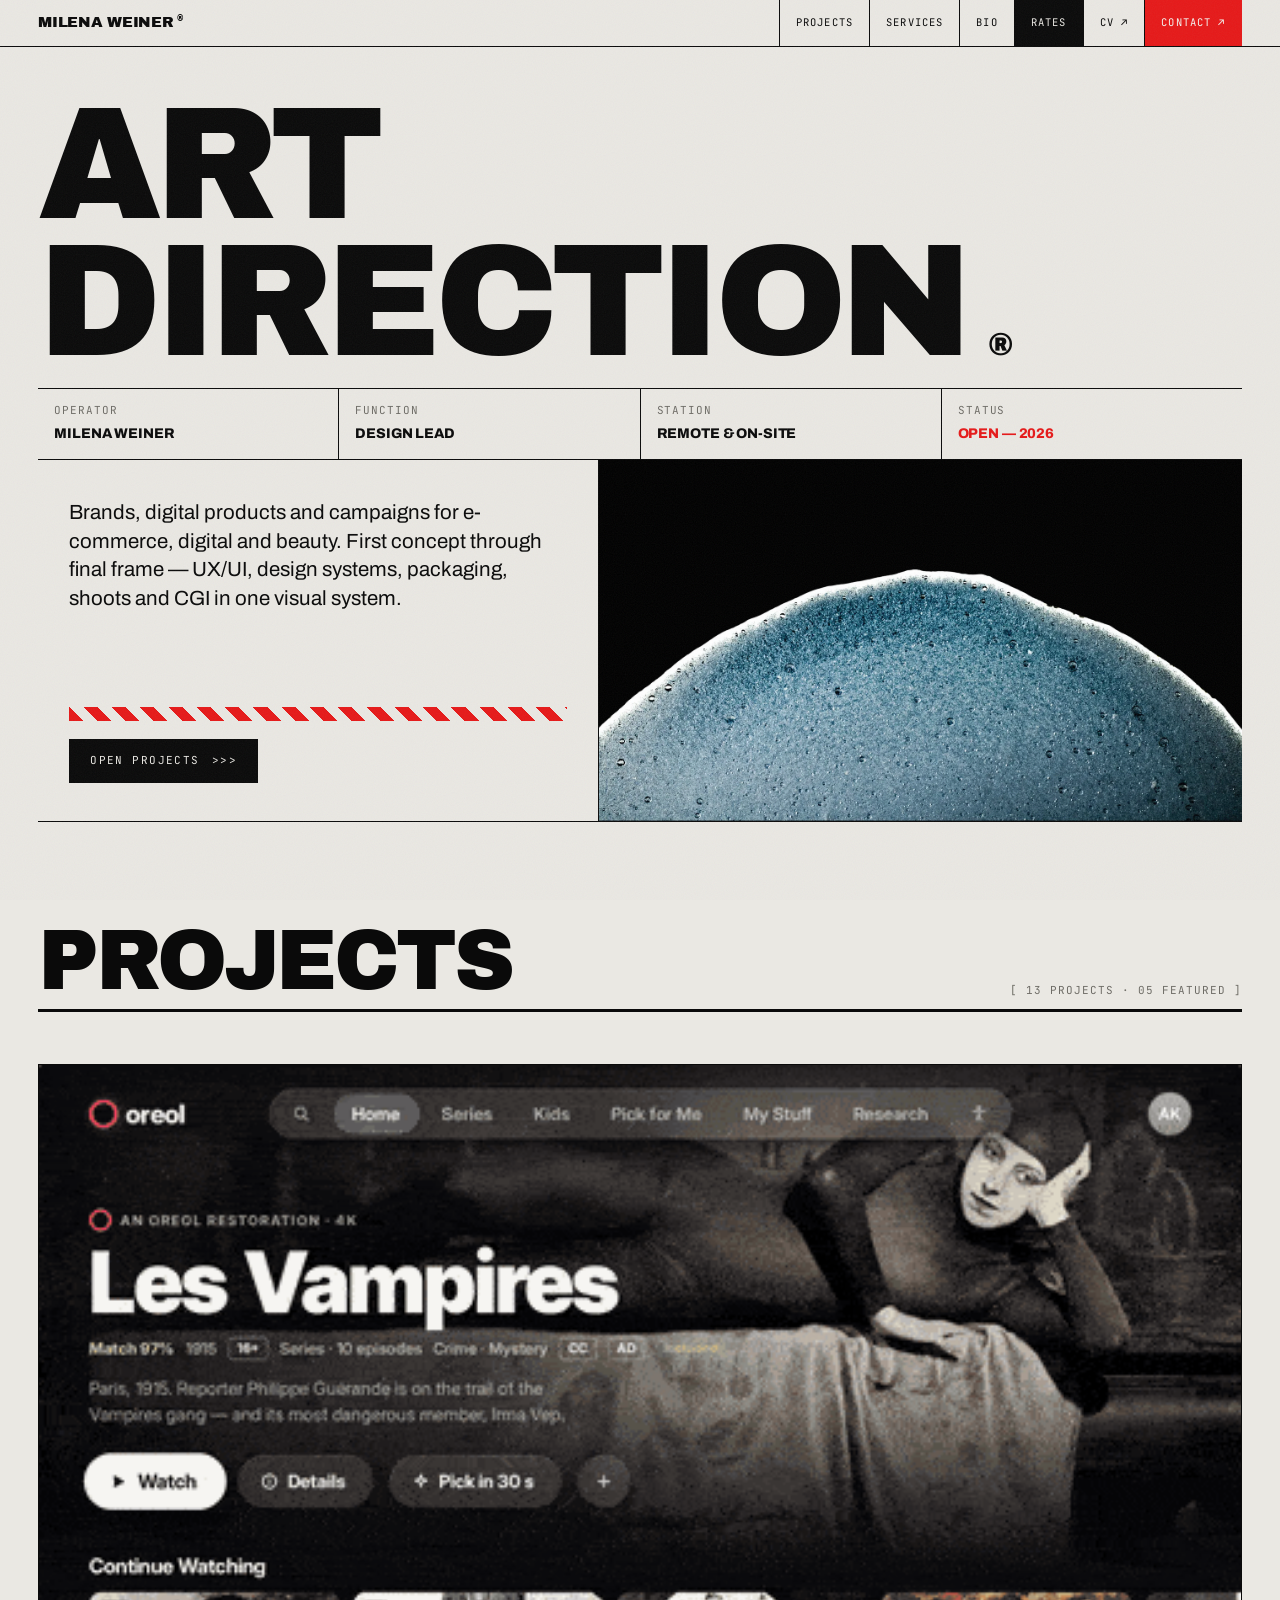
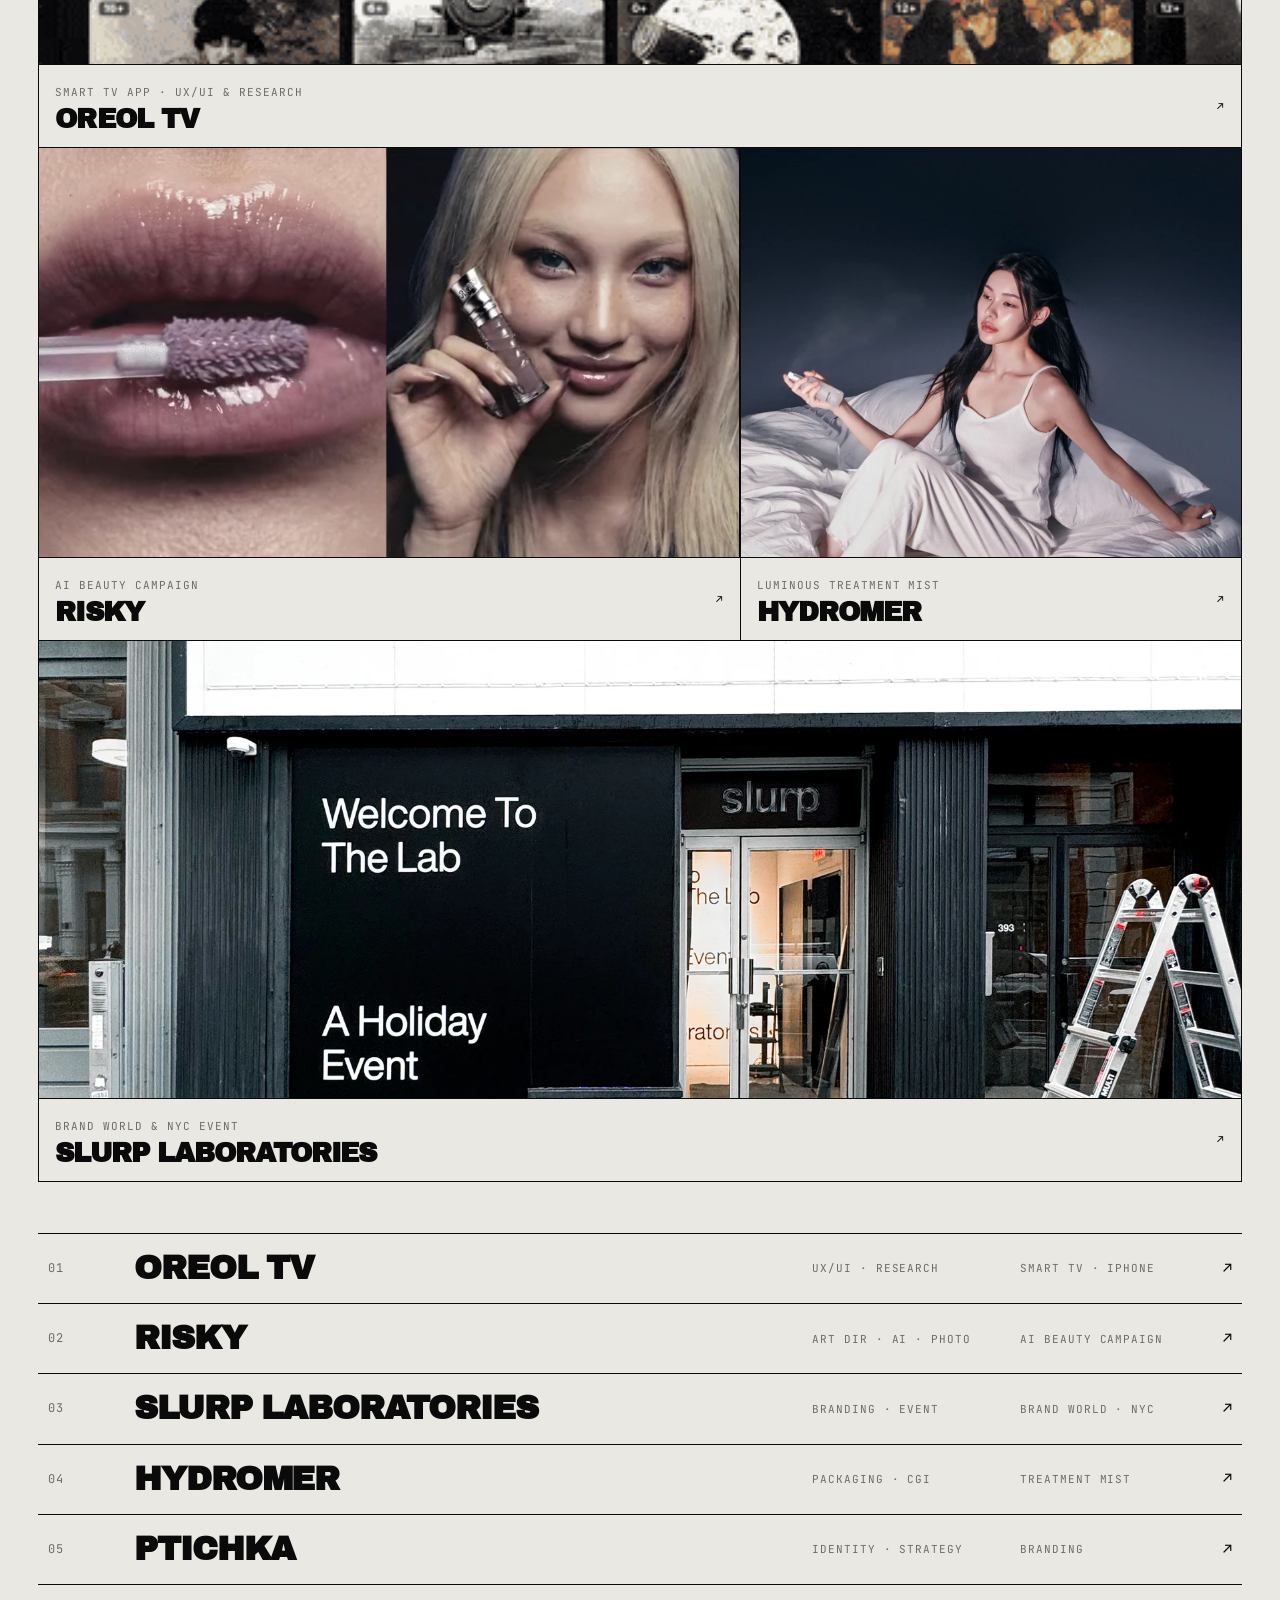
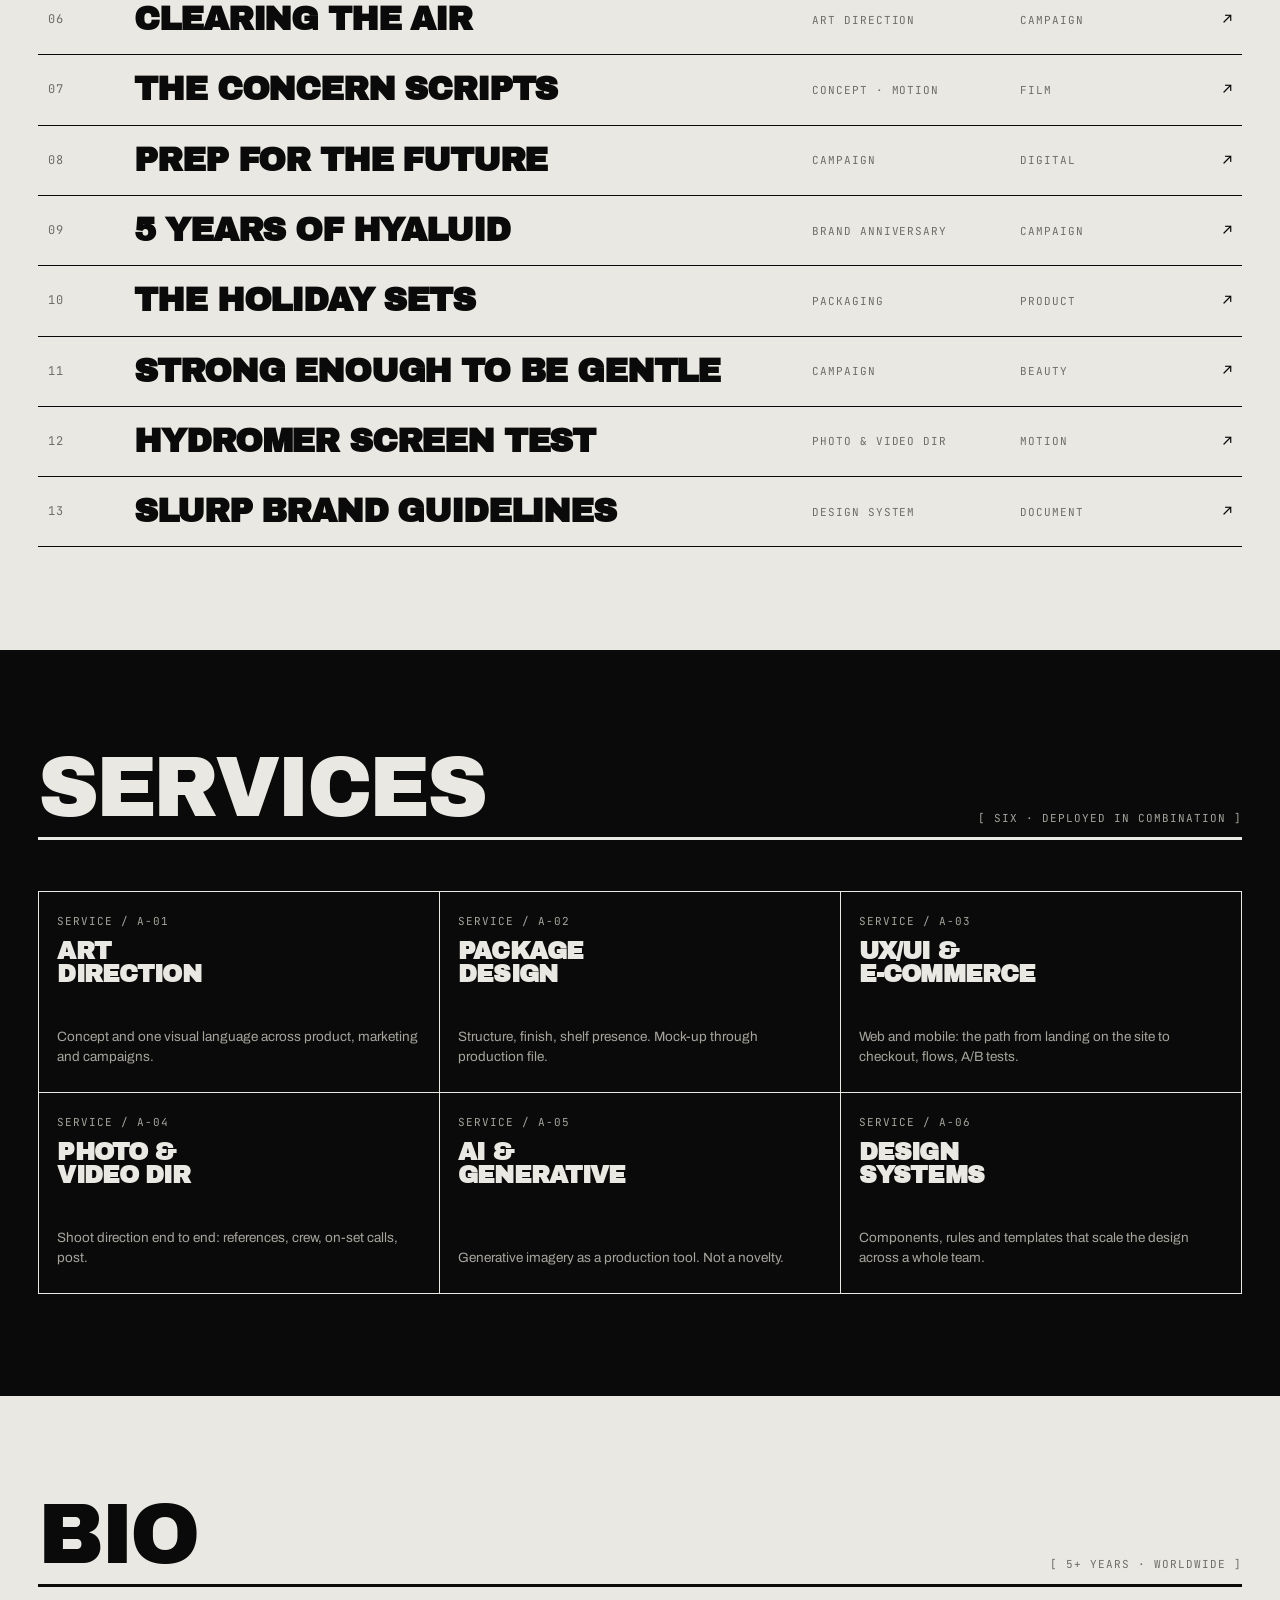
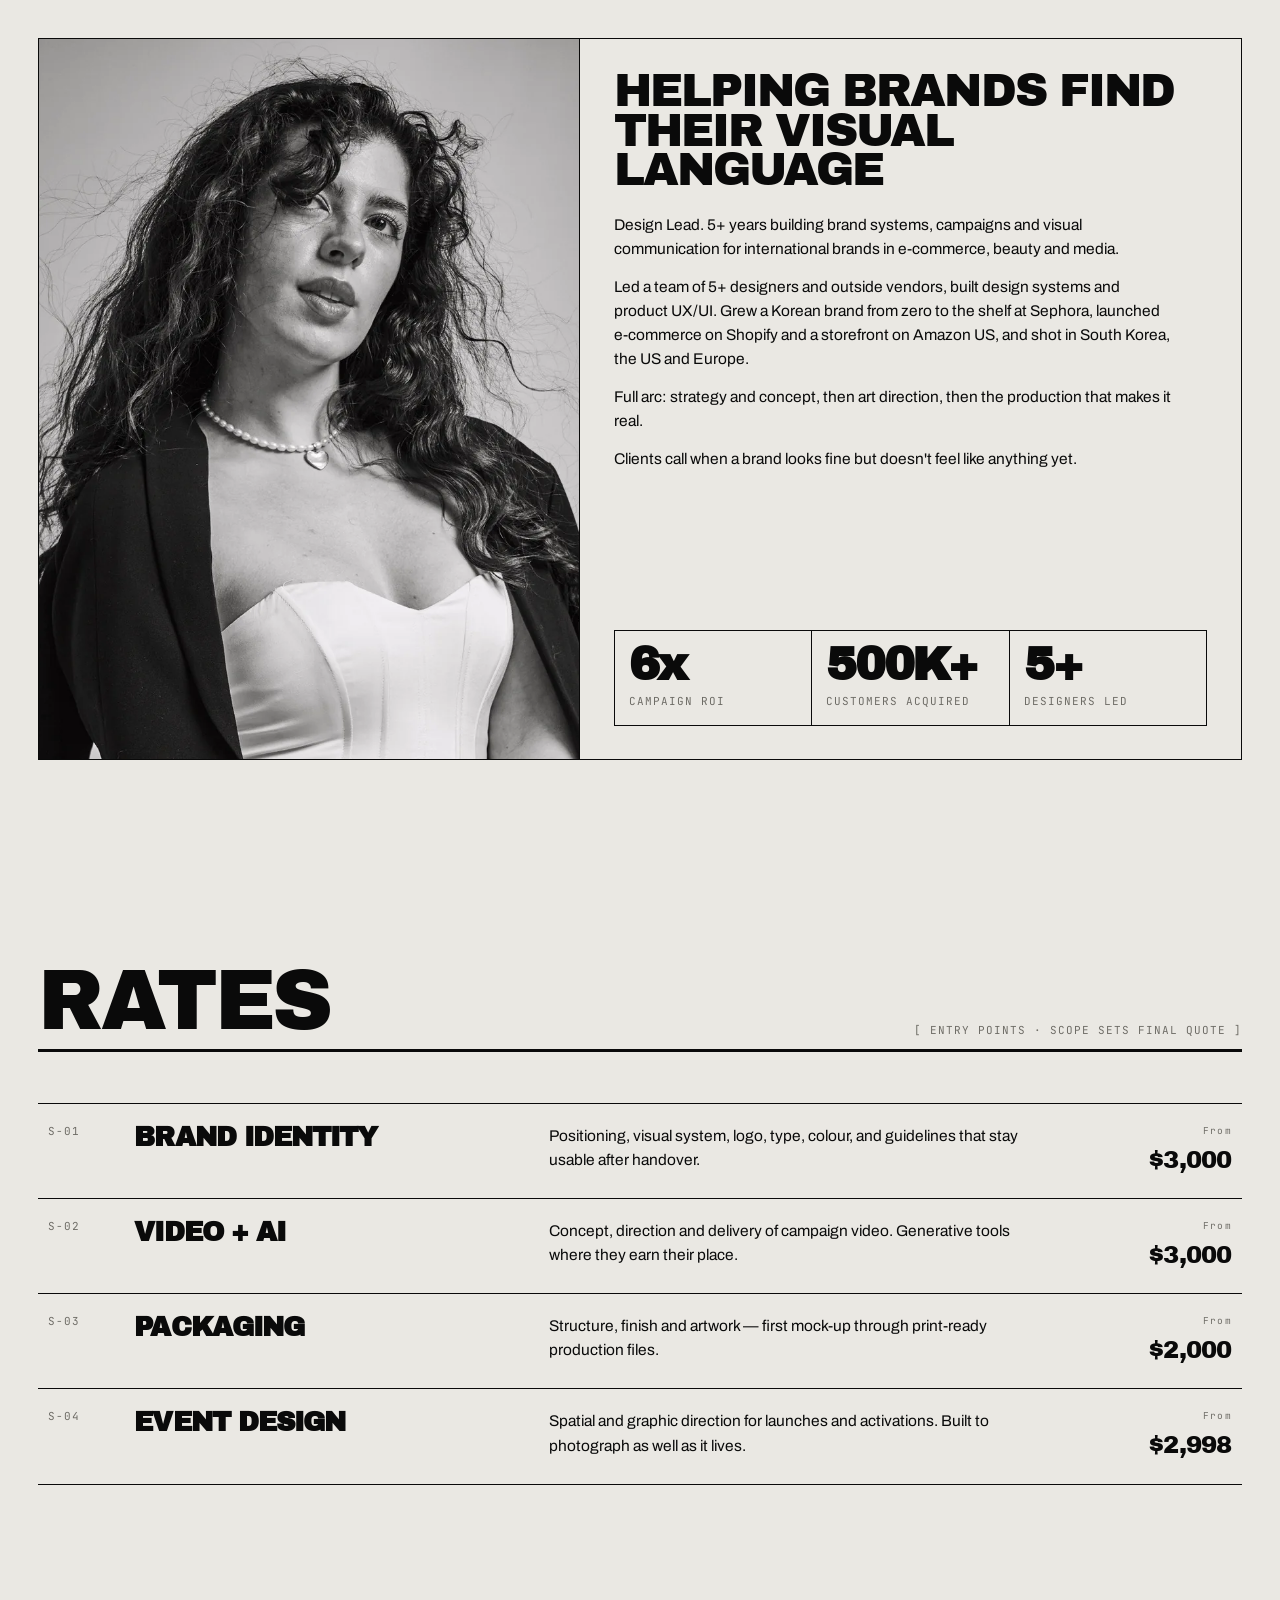
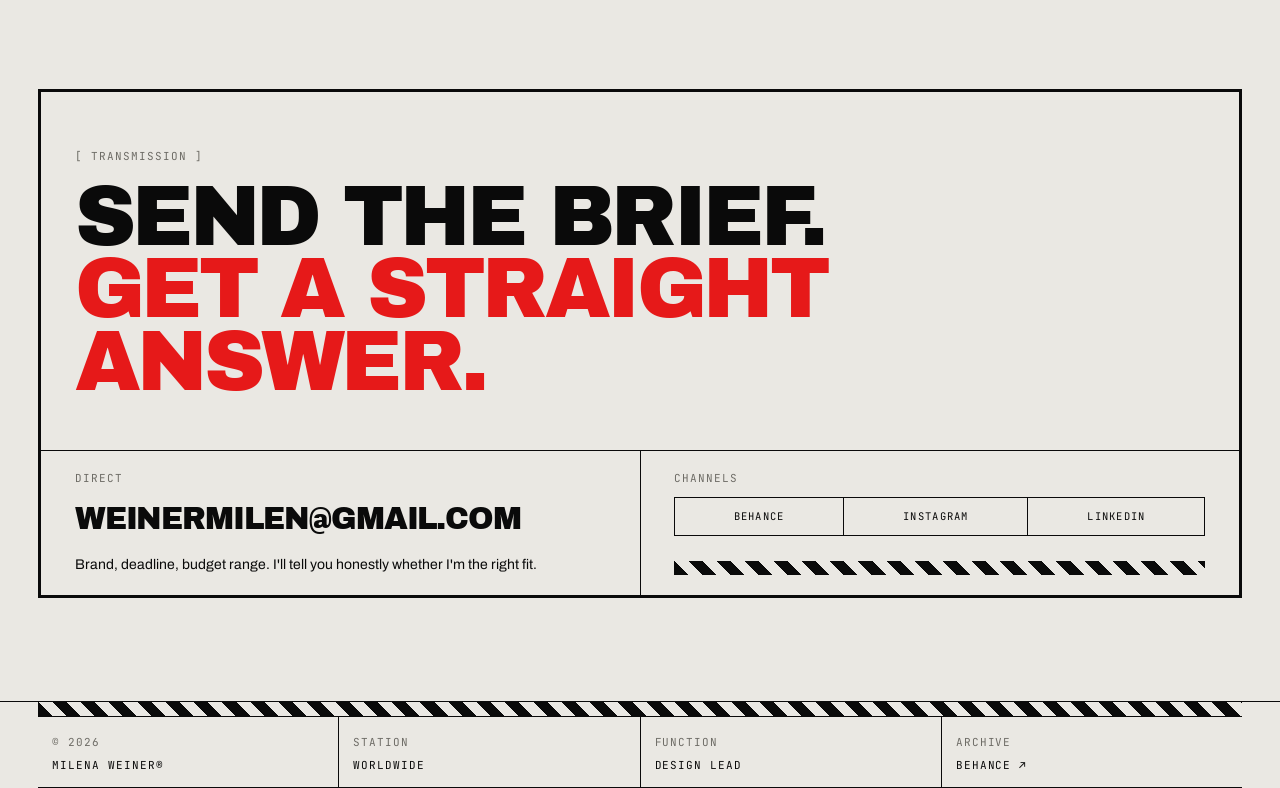
<file: index.html>
<!doctype html>
<html lang="en">
<head>
<meta charset="utf-8">
<meta name="viewport" content="width=device-width, initial-scale=1">
<title>Milena Weiner — Design Lead</title>
<meta name="description" content="Design Lead: brand systems, digital products and campaigns for e-commerce, beauty and media. UX/UI, design systems, packaging, shoots, CGI.">
<meta name="author" content="Milena Weiner">
<meta name="google-site-verification" content="1wMAxs_Wx-2iP5OXnwNaprEbzg5AjEjdJr-w6uspoEs">
<meta name="theme-color" content="#EAE8E3">
<link rel="canonical" href="https://milenaweiner.github.io/">

<meta property="og:type" content="website">
<meta property="og:url" content="https://milenaweiner.github.io/">
<meta property="og:title" content="Milena Weiner — Design Lead">
<meta property="og:description" content="Design Lead: brand systems, digital products and campaigns for e-commerce, beauty and media. UX/UI, design systems, packaging, shoots, CGI.">
<meta property="og:locale" content="en_GB">
<meta property="og:image" content="https://milenaweiner.github.io/og-image.jpg">
<meta property="og:image:width" content="1200">
<meta property="og:image:height" content="630">

<meta name="twitter:card" content="summary_large_image">
<meta name="twitter:title" content="Milena Weiner — Design Lead">
<meta name="twitter:description" content="Design Lead: brand systems, digital products and campaigns for e-commerce, beauty and media. UX/UI, design systems, packaging, shoots, CGI.">
<meta name="twitter:image" content="https://milenaweiner.github.io/og-image.jpg">

<link rel="icon" href="favicon.svg" type="image/svg+xml">
<link rel="preconnect" href="https://fonts.googleapis.com">
<link rel="preconnect" href="https://fonts.gstatic.com" crossorigin>
<link rel="stylesheet" href="https://fonts.googleapis.com/css2?family=Archivo:wght@400;600;800;900&family=Archivo+Black&family=JetBrains+Mono:wght@400;500;700&display=swap">
<link rel="stylesheet" href="styles.css">

<script type="application/ld+json">
{
  "@context": "https://schema.org",
  "@type": "Person",
  "name": "Milena Weiner",
  "jobTitle": "Design Lead",
  "email": "mailto:weinermilen@gmail.com",
  "url": "https://milenaweiner.github.io/",
  "image": "https://milenaweiner.github.io/images/portrait.webp",
  "description": "Design Lead with 5+ years building brand systems, campaigns and visual communication for international brands in e-commerce, beauty and media.",
  "knowsAbout": [
    "Art direction",
    "Digital product design",
    "UX/UI",
    "Design systems",
    "E-commerce",
    "Packaging design",
    "Photo and video direction",
    "Generative imagery"
  ],
  "sameAs": [
    "https://www.behance.net/MilenaSharee9d",
    "https://www.instagram.com/weiner.va/",
    "https://www.linkedin.com/in/milena-weiner-60384a1a3/"
  ]
}
</script>
</head>
<body>
<div class="noise" aria-hidden="true"></div>

<a class="skip" href="#main">Skip to content</a>

<!-- ============================ TOPBAR ============================ -->
<header class="topbar">
  <div class="topbar-in">
    <a class="mark" href="index.html">Milena Weiner<sup>®</sup></a>
    <nav class="navset" aria-label="Sections">
      <a href="#work">Projects</a>
      <a href="#disciplines">Services</a>
      <a href="#about">Bio</a>
      <a href="#services">Rates</a>
      <a href="https://drive.google.com/file/d/1ZHvVQ1WQq3dRfctxnfuFkj0ukeLolPwN/view?usp=sharing" target="_blank" rel="noopener">CV ↗</a>
      <a class="hot" href="mailto:weinermilen@gmail.com?subject=Project%20enquiry">Contact ↗</a>
    </nav>
    <button class="burger" id="burger" aria-expanded="false">Menu</button>
  </div>
</header>
<div class="menu" id="menu">
  <a href="#work">Projects</a>
  <a href="#disciplines">Services</a>
  <a href="#about">Bio</a>
  <a href="#services">Rates</a>
  <a href="https://drive.google.com/file/d/1ZHvVQ1WQq3dRfctxnfuFkj0ukeLolPwN/view?usp=sharing" target="_blank" rel="noopener">CV</a>
  <a href="mailto:weinermilen@gmail.com?subject=Project%20enquiry">Contact</a>
</div>

<a class="skip" href="#main">Skip to content</a>

<main id="main">


  <div class="hero rail">
    <div class="hero-title">
      <h1 class="macro t-hero rv"><span class="vh">Milena Weiner — </span>
        Art<br>
        <span class="line2">Direction<span class="reg">®</span></span>
      </h1>
    </div>

    <div class="spec rv" data-d="1">
      <div>
        <span class="mono dim">Operator</span>
        <strong>Milena Weiner</strong>
      </div>
      <div>
        <span class="mono dim">Function</span>
        <strong>Design Lead</strong>
      </div>
      <div>
        <span class="mono dim">Station</span>
        <strong>Remote &amp; on-site</strong>
      </div>
      <div>
        <span class="mono dim">Status</span>
        <strong class="red">Open — 2026</strong>
      </div>
    </div>

    <div class="hero-body rv" data-d="1">
      <div class="hero-statement">
        <p class="copy" style="font-size: clamp(17px, 1.6vw, 22px); line-height: 1.4;">
          Brands, digital products and campaigns for e-commerce, digital and beauty.
          First concept through final frame — UX/UI, design systems, packaging,
          shoots and CGI in one visual system.
        </p>

        <div>
          <div class="stripes red" style="margin-bottom: 18px;"></div>
          <a class="cta" href="#work">Open projects <span>&gt;&gt;&gt;</span></a>
        </div>
      </div>

      <div class="plate hero-plate shot">
        <img src="images/hero-foam.webp" width="1800" height="858" alt="Macro photograph of a blue mineral foam dome against black" fetchpriority="high" decoding="async">
        <span class="plate-corner">FIG. 00</span>
      </div>
    </div>
  </div>

  <!-- ---------------------- WORK ---------------------- -->
  <section id="work" class="rail">
    <div class="sec-head rv">
      <h2 class="macro t-xl">Projects</h2>
      <span class="mono dim">[ 13 Projects · 05 Featured ]</span>
    </div>

    <div class="features rv">

      <a class="feature w12 feature-reel" href="oreol.html">
        <div class="plate">
          <picture><source media="(max-width: 600px)" srcset="media/oreol-home-m.gif" width="480" height="270"><img src="media/oreol-home.gif" width="1200" height="674" alt="Oreol TV smart-TV app: remote focus moves across the home screen cards" decoding="async"></picture>
          <span class="plate-corner">FIG. 01</span>
        </div>
        <div class="feature-foot">
          <div>
            <span class="mono dim">Smart TV App · UX/UI &amp; Research</span>
            <h3>Oreol TV</h3>
          </div>
          <span class="mono">↗</span>
        </div>
      </a>

      <a class="feature w7" href="risky.html">
        <div class="plate">
          <video poster="media/risky-gloss-poster.webp" autoplay muted loop playsinline preload="metadata" aria-label="RISKY campaign loop: lip gloss applied in close-up"><source src="media/risky-gloss.mp4" type="video/mp4"><source src="media/risky-gloss.webm" type="video/webm"></video>
          <span class="plate-corner">FIG. 02</span>
        </div>
        <div class="feature-foot">
          <div>
            <span class="mono dim">AI Beauty Campaign</span>
            <h3>Risky</h3>
          </div>
          <span class="mono">↗</span>
        </div>
      </a>

      <a class="feature w5" href="hydromer.html">
        <div class="plate">
          <img src="images/hydromer-bed.webp" width="1200" height="1500" class="pos-top" alt="Model in white on white bedding spraying Hydromer treatment mist" loading="lazy" decoding="async">
          <span class="plate-corner">FIG. 03</span>
        </div>
        <div class="feature-foot">
          <div>
            <span class="mono dim">Luminous Treatment Mist</span>
            <h3>Hydromer</h3>
          </div>
          <span class="mono">↗</span>
        </div>
      </a>

      <a class="feature w12" href="slurp.html">
        <div class="plate">
          <img src="images/slurp-storefront.webp" width="1800" height="1273" alt="Slurp Laboratories storefront in New York with the Welcome To The Lab holiday window" loading="lazy" decoding="async">
          <span class="plate-corner">FIG. 04</span>
        </div>
        <div class="feature-foot">
          <div>
            <span class="mono dim">Brand world &amp; NYC event</span>
            <h3>Slurp Laboratories</h3>
          </div>
          <span class="mono">↗</span>
        </div>
      </a>

    </div>

    <div class="idx rv">
      <a class="idx-row" href="oreol.html">
        <span class="num">01</span>
        <h3>Oreol TV</h3>
        <span class="mono dim disc-col">UX/UI · Research</span>
        <span class="mono dim yr">Smart TV · iPhone</span>
        <span class="go">↗</span>
      </a>
      <a class="idx-row" href="risky.html">
        <span class="num">02</span>
        <h3>Risky</h3>
        <span class="mono dim disc-col">Art dir · AI · Photo</span>
        <span class="mono dim yr">AI Beauty Campaign</span>
        <span class="go">↗</span>
      </a>
      <a class="idx-row" href="slurp.html">
        <span class="num">03</span>
        <h3>Slurp Laboratories</h3>
        <span class="mono dim disc-col">Branding · Event</span>
        <span class="mono dim yr">Brand world · NYC</span>
        <span class="go">↗</span>
      </a>
      <a class="idx-row" href="hydromer.html">
        <span class="num">04</span>
        <h3>Hydromer</h3>
        <span class="mono dim disc-col">Packaging · CGI</span>
        <span class="mono dim yr">Treatment Mist</span>
        <span class="go">↗</span>
      </a>
      <a class="idx-row" href="https://www.behance.net/gallery/194399441/Branding-Project-Ptichka" target="_blank" rel="noopener">
        <span class="num">05</span>
        <h3>Ptichka</h3>
        <span class="mono dim disc-col">Identity · Strategy</span>
        <span class="mono dim yr">Branding</span>
        <span class="go">↗</span>
      </a>
      <a class="idx-row" href="https://www.behance.net/gallery/243158075/Clearing-The-Air" target="_blank" rel="noopener">
        <span class="num">06</span>
        <h3>Clearing The Air</h3>
        <span class="mono dim disc-col">Art direction</span>
        <span class="mono dim yr">Campaign</span>
        <span class="go">↗</span>
      </a>
      <a class="idx-row" href="https://www.behance.net/gallery/217282407/The-Concern-Scripts" target="_blank" rel="noopener">
        <span class="num">07</span>
        <h3>The Concern Scripts</h3>
        <span class="mono dim disc-col">Concept · Motion</span>
        <span class="mono dim yr">Film</span>
        <span class="go">↗</span>
      </a>
      <a class="idx-row" href="https://www.behance.net/gallery/242629617/Prep-for-the-Future" target="_blank" rel="noopener">
        <span class="num">08</span>
        <h3>Prep for the Future</h3>
        <span class="mono dim disc-col">Campaign</span>
        <span class="mono dim yr">Digital</span>
        <span class="go">↗</span>
      </a>
      <a class="idx-row" href="https://www.behance.net/gallery/232205641/5-Years-of-Hyaluid" target="_blank" rel="noopener">
        <span class="num">09</span>
        <h3>5 Years of Hyaluid</h3>
        <span class="mono dim disc-col">Brand anniversary</span>
        <span class="mono dim yr">Campaign</span>
        <span class="go">↗</span>
      </a>
      <a class="idx-row" href="https://www.behance.net/gallery/217569827/The-Holiday-Sets" target="_blank" rel="noopener">
        <span class="num">10</span>
        <h3>The Holiday Sets</h3>
        <span class="mono dim disc-col">Packaging</span>
        <span class="mono dim yr">Product</span>
        <span class="go">↗</span>
      </a>
      <a class="idx-row" href="https://www.behance.net/gallery/217195129/Strong-enough-to-be-gentle" target="_blank" rel="noopener">
        <span class="num">11</span>
        <h3>Strong Enough To Be Gentle</h3>
        <span class="mono dim disc-col">Campaign</span>
        <span class="mono dim yr">Beauty</span>
        <span class="go">↗</span>
      </a>
      <a class="idx-row" href="https://www.behance.net/gallery/232205591/Hydromer-Screen-Test" target="_blank" rel="noopener">
        <span class="num">12</span>
        <h3>Hydromer Screen Test</h3>
        <span class="mono dim disc-col">Photo &amp; video dir</span>
        <span class="mono dim yr">Motion</span>
        <span class="go">↗</span>
      </a>
      <a class="idx-row" href="https://www.behance.net/gallery/213859829/Slurp-Laboratories-Brand-Guidelines" target="_blank" rel="noopener">
        <span class="num">13</span>
        <h3>Slurp Brand Guidelines</h3>
        <span class="mono dim disc-col">Design system</span>
        <span class="mono dim yr">Document</span>
        <span class="go">↗</span>
      </a>
    </div>
  </section>

  <!-- ---------------------- DISCIPLINES ---------------------- -->
  <section id="disciplines" class="disc-band">
    <div class="rail">
      <div class="sec-head rv">
        <h2 class="macro t-xl">Services</h2>
        <span class="mono dim">[ Six · Deployed In Combination ]</span>
      </div>

      <div class="disc-grid rv">
        <div class="disc">
          <span class="mono dim">Service / A-01</span>
          <h3>Art<br>Direction</h3>
          <p>Concept and one visual language across product, marketing and campaigns.</p>
        </div>
        <div class="disc">
          <span class="mono dim">Service / A-02</span>
          <h3>Package<br>Design</h3>
          <p>Structure, finish, shelf presence. Mock-up through production file.</p>
        </div>
        <div class="disc">
          <span class="mono dim">Service / A-03</span>
          <h3>UX/UI &amp;<br>E-commerce</h3>
          <p>Web and mobile: the path from landing on the site to checkout, flows, A/B tests.</p>
        </div>
        <div class="disc">
          <span class="mono dim">Service / A-04</span>
          <h3>Photo &amp;<br>Video Dir</h3>
          <p>Shoot direction end to end: references, crew, on-set calls, post.</p>
        </div>
        <div class="disc">
          <span class="mono dim">Service / A-05</span>
          <h3>AI &amp;<br>Generative</h3>
          <p>Generative imagery as a production tool. Not a novelty.</p>
        </div>
        <div class="disc">
          <span class="mono dim">Service / A-06</span>
          <h3>Design<br>Systems</h3>
          <p>Components, rules and templates that scale the design across a whole team.</p>
        </div>
      </div>
    </div>
  </section>

  <!-- ---------------------- ABOUT ---------------------- -->
  <section id="about" class="rail">
    <div class="sec-head rv">
      <h2 class="macro t-xl">Bio</h2>
      <span class="mono dim">[ 5+ Years · Worldwide ]</span>
    </div>

    <div class="about rv">
      <div class="plate about-plate">
        <img src="images/portrait.webp" width="1100" height="1100" alt="Black-and-white portrait of Milena Weiner" loading="lazy" decoding="async">
        <span class="plate-corner">FIG. 00</span>
      </div>

      <div class="about-text">
        <h3 class="macro t-lg about-head">Helping brands find their visual language</h3>

        <div>
          <p class="copy">
            Design Lead. 5+ years building brand systems,
            campaigns and visual communication for international brands in e-commerce,
            beauty and media.
          </p>
          <p class="copy">
            Led a team of 5+ designers and outside vendors, built design systems and product
            UX/UI. Grew a Korean brand from zero to the shelf at Sephora, launched e-commerce
            on Shopify and a storefront on Amazon US, and shot in South Korea, the US and Europe.
          </p>
          <p class="copy">
            Full arc: strategy and concept, then art direction, then the production that makes it real.
          </p>
          <p class="copy">
            Clients call when a brand looks fine but doesn't feel like anything yet.
          </p>
        </div>

        <div class="figs">
          <div><b>6x</b><span class="mono dim">Campaign ROI</span></div>
          <div><b>500K+</b><span class="mono dim">Customers acquired</span></div>
          <div><b>5+</b><span class="mono dim">Designers led</span></div>
        </div>
      </div>
    </div>
  </section>

  <!-- ---------------------- SERVICES ---------------------- -->
  <section id="services" class="rail">
    <div class="sec-head rv">
      <h2 class="macro t-xl">Rates</h2>
      <span class="mono dim">[ Entry Points · Scope Sets Final Quote ]</span>
    </div>

    <div class="svc-table rv">
      <div class="svc-row">
        <span class="mono dim">S-01</span>
        <h3>Brand Identity</h3>
        <p class="copy desc">Positioning, visual system, logo, type, colour, and guidelines that stay usable after handover.</p>
        <div class="price"><small>From</small>$3,000</div>
      </div>
      <div class="svc-row">
        <span class="mono dim">S-02</span>
        <h3>Video + AI</h3>
        <p class="copy desc">Concept, direction and delivery of campaign video. Generative tools where they earn their place.</p>
        <div class="price"><small>From</small>$3,000</div>
      </div>
      <div class="svc-row">
        <span class="mono dim">S-03</span>
        <h3>Packaging</h3>
        <p class="copy desc">Structure, finish and artwork — first mock-up through print-ready production files.</p>
        <div class="price"><small>From</small>$2,000</div>
      </div>
      <div class="svc-row">
        <span class="mono dim">S-04</span>
        <h3>Event Design</h3>
        <p class="copy desc">Spatial and graphic direction for launches and activations. Built to photograph as well as it lives.</p>
        <div class="price"><small>From</small>$2,998</div>
      </div>
    </div>
  </section>

  <!-- ---------------------- CONTACT ---------------------- -->
  <section id="contact" class="rail">
    <div class="contact-block rv">
      <div class="contact-top">
        <span class="mono dim">[ Transmission ]</span>
        <h2 class="macro t-xl" style="margin-top: 14px;">Send the brief.<br><em>Get a straight answer.</em></h2>
      </div>

      <div class="contact-grid">
        <div>
          <span class="mono dim">Direct</span>
          <!-- TODO: replace with your real email address -->
          <a class="mailto" href="mailto:weinermilen@gmail.com?subject=Project%20enquiry">weinermilen@gmail.com</a>
          <p class="copy" style="font-size: 14px;">Brand, deadline, budget range. I'll tell you honestly whether I'm the right fit.</p>
        </div>
        <div>
          <span class="mono dim">Channels</span>
          <div class="chan">
            <a href="https://www.behance.net/MilenaSharee9d" target="_blank" rel="noopener">Behance</a>
            <a href="https://www.instagram.com/weiner.va/" target="_blank" rel="noopener">Instagram</a>
            <a href="https://www.linkedin.com/in/milena-weiner-60384a1a3/" target="_blank" rel="noopener">LinkedIn</a>
          </div>
          <div class="stripes" style="margin-top: auto;"></div>
        </div>
      </div>
    </div>
  </section>

</div>

<!-- ============================ CASE: RISKY ============================ -->
</main>

<footer>
  <div class="rail">
    <div class="stripes"></div>
  </div>
  <div class="rail">
    <div class="foot-grid">
      <div><span class="mono dim">© 2026</span><br><span class="mono">Milena Weiner®</span></div>
      <div><span class="mono dim">Station</span><br><span class="mono">Worldwide</span></div>
      <div><span class="mono dim">Function</span><br><span class="mono">Design Lead</span></div>
      <div><span class="mono dim">Archive</span><br><a class="mono" href="https://www.behance.net/MilenaSharee9d" target="_blank" rel="noopener">Behance ↗</a></div>
    </div>
  </div>
</footer>
<script src="script.js" defer></script>
</body>
</html>
</file>
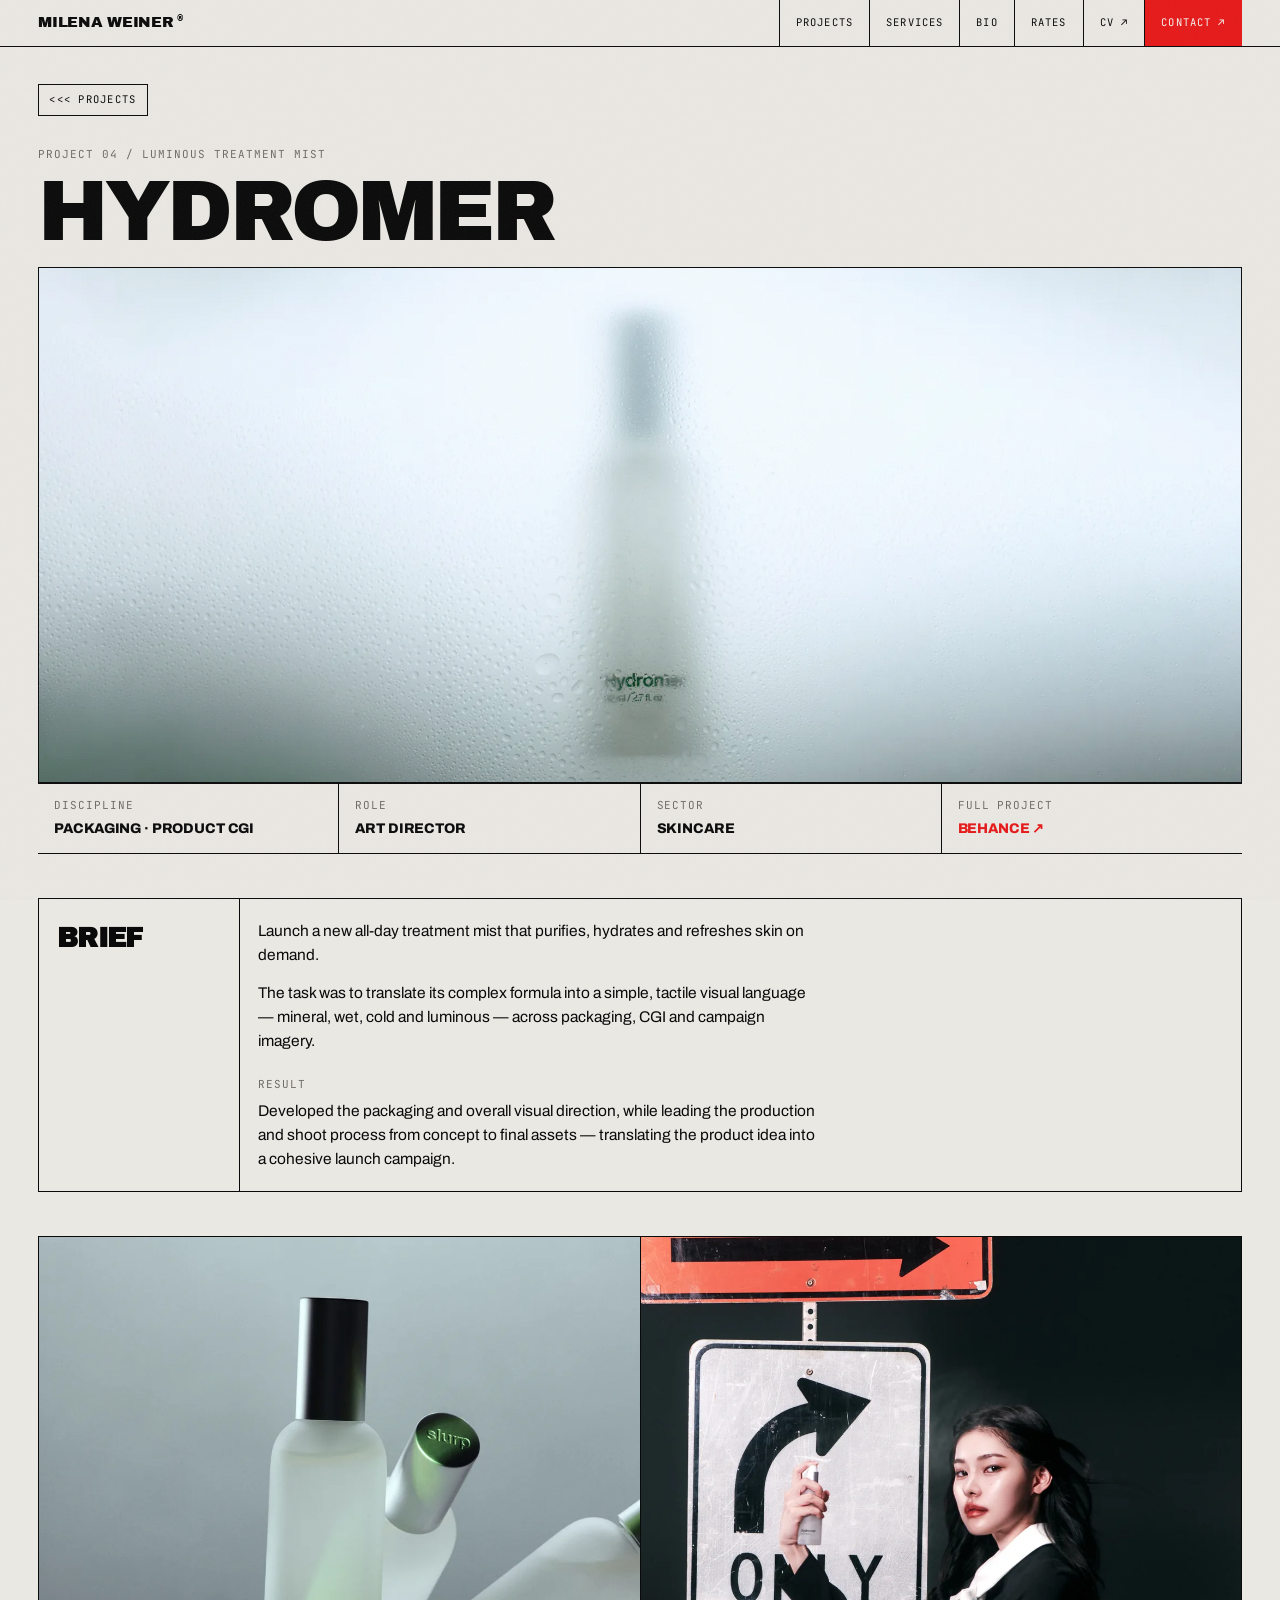
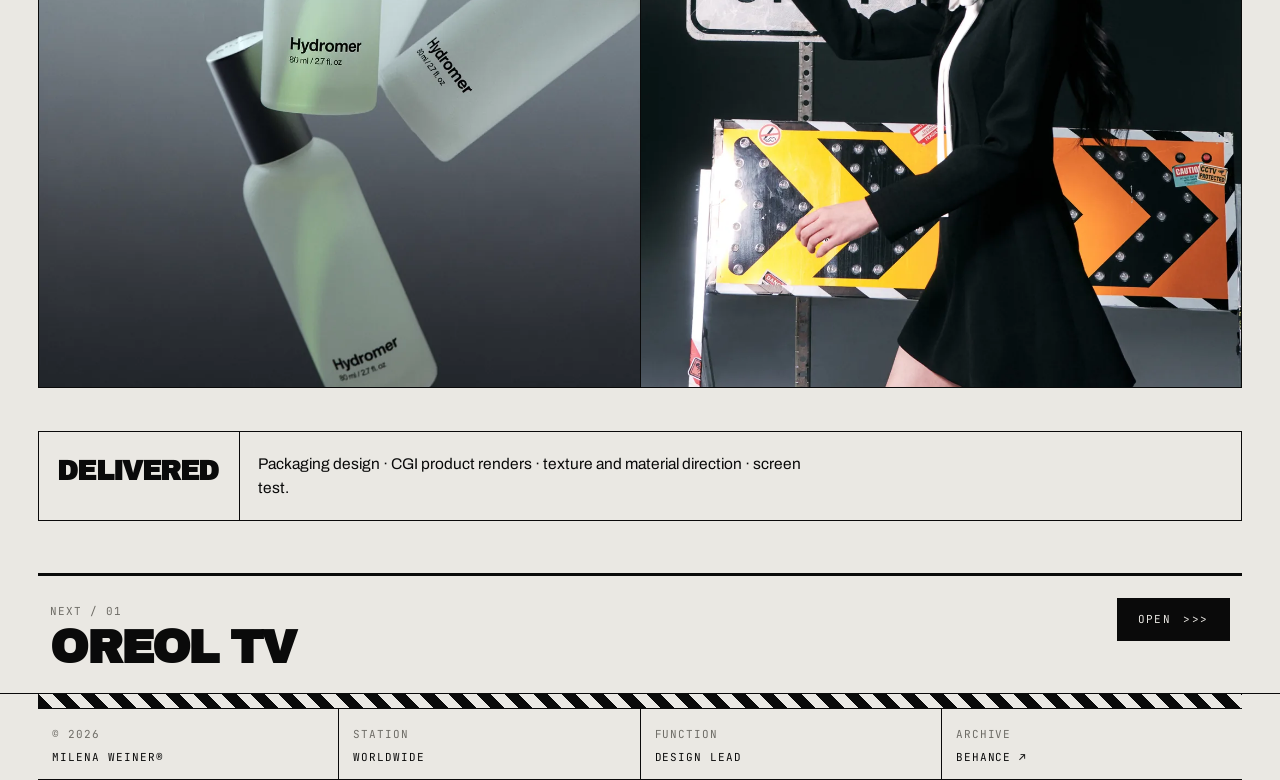
<file: hydromer.html>
<!doctype html>
<html lang="en">
<head>
<meta charset="utf-8">
<meta name="viewport" content="width=device-width, initial-scale=1">
<title>Hydromer — Luminous Treatment Mist | Milena Weiner</title>
<meta name="description" content="Packaging and visual direction for the Hydromer Luminous Treatment Mist: a mineral, wet, cold and luminous language across packaging, CGI and campaign imagery.">
<meta name="author" content="Milena Weiner">
<meta name="google-site-verification" content="1wMAxs_Wx-2iP5OXnwNaprEbzg5AjEjdJr-w6uspoEs">
<meta name="theme-color" content="#EAE8E3">
<link rel="canonical" href="https://milenaweiner.github.io/hydromer.html">

<meta property="og:type" content="article">
<meta property="og:url" content="https://milenaweiner.github.io/hydromer.html">
<meta property="og:title" content="Hydromer — Luminous Treatment Mist | Milena Weiner">
<meta property="og:description" content="Packaging and visual direction for the Hydromer Luminous Treatment Mist: a mineral, wet, cold and luminous language across packaging, CGI and campaign imagery.">
<meta property="og:locale" content="en_GB">
<meta property="og:image" content="https://milenaweiner.github.io/images/hydromer-glass.webp">
<meta property="og:image:width" content="1200">
<meta property="og:image:height" content="630">

<meta name="twitter:card" content="summary_large_image">
<meta name="twitter:title" content="Hydromer — Luminous Treatment Mist | Milena Weiner">
<meta name="twitter:description" content="Packaging and visual direction for the Hydromer Luminous Treatment Mist: a mineral, wet, cold and luminous language across packaging, CGI and campaign imagery.">
<meta name="twitter:image" content="https://milenaweiner.github.io/images/hydromer-glass.webp">

<link rel="icon" href="favicon.svg" type="image/svg+xml">
<link rel="preconnect" href="https://fonts.googleapis.com">
<link rel="preconnect" href="https://fonts.gstatic.com" crossorigin>
<link rel="stylesheet" href="https://fonts.googleapis.com/css2?family=Archivo:wght@400;600;800;900&family=Archivo+Black&family=JetBrains+Mono:wght@400;500;700&display=swap">
<link rel="stylesheet" href="styles.css">

<script type="application/ld+json">
{
  "@context": "https://schema.org",
  "@type": "CreativeWork",
  "name": "Hydromer Luminous Treatment Mist",
  "url": "https://milenaweiner.github.io/hydromer.html",
  "creator": {
    "@type": "Person",
    "name": "Milena Weiner",
    "url": "https://milenaweiner.github.io/"
  },
  "sameAs": "https://www.behance.net/gallery/217466915/Hydromer-Luminous-Treatment-Mist",
  "image": "https://milenaweiner.github.io/images/hydromer-glass.webp",
  "description": "Packaging and visual direction for the Hydromer Luminous Treatment Mist: a mineral, wet, cold and luminous language across packaging, CGI and campaign imagery."
}
</script>
</head>
<body>
<div class="noise" aria-hidden="true"></div>

<a class="skip" href="#main">Skip to content</a>

<!-- ============================ TOPBAR ============================ -->
<header class="topbar">
  <div class="topbar-in">
    <a class="mark" href="index.html">Milena Weiner<sup>®</sup></a>
    <nav class="navset" aria-label="Sections">
      <a href="index.html#work">Projects</a>
      <a href="index.html#disciplines">Services</a>
      <a href="index.html#about">Bio</a>
      <a href="index.html#services">Rates</a>
      <a href="https://drive.google.com/file/d/1ZHvVQ1WQq3dRfctxnfuFkj0ukeLolPwN/view?usp=sharing" target="_blank" rel="noopener">CV ↗</a>
      <a class="hot" href="mailto:weinermilen@gmail.com?subject=Project%20enquiry">Contact ↗</a>
    </nav>
    <button class="burger" id="burger" aria-expanded="false">Menu</button>
  </div>
</header>
<div class="menu" id="menu">
  <a href="index.html#work">Projects</a>
  <a href="index.html#disciplines">Services</a>
  <a href="index.html#about">Bio</a>
  <a href="index.html#services">Rates</a>
  <a href="https://drive.google.com/file/d/1ZHvVQ1WQq3dRfctxnfuFkj0ukeLolPwN/view?usp=sharing" target="_blank" rel="noopener">CV</a>
  <a href="mailto:weinermilen@gmail.com?subject=Project%20enquiry">Contact</a>
</div>

<a class="skip" href="#main">Skip to content</a>

<main id="main">

  <article class="rail case-top">
    <a class="back" href="index.html">&lt;&lt;&lt; Projects</a>

    <div class="case-title">
      <span class="mono dim">Project 04 / Luminous Treatment Mist</span>
      <h1 class="macro t-xl" style="margin-top: 12px;">Hydromer<span class="vh"> — Luminous Treatment Mist</span></h1>
    </div>

    <div class="plate case-plate-lead dark sparse">
      <img src="images/hydromer-glass.webp" width="1800" height="889" alt="Hydromer bottle behind fogged, condensation-covered glass" fetchpriority="high" decoding="async">
      <span class="plate-corner">FIG. 03.0</span>
    </div>

    <div class="spec">
      <div><span class="mono dim">Discipline</span><strong>Packaging · Product CGI</strong></div>
      <div><span class="mono dim">Role</span><strong>Art Director</strong></div>
      <div><span class="mono dim">Sector</span><strong>Skincare</strong></div>
      <div><span class="mono dim">Full project</span><strong><a href="https://www.behance.net/gallery/217466915/Hydromer-Luminous-Treatment-Mist" target="_blank" rel="noopener" class="red">Behance ↗</a></strong></div>
    </div>

    <div class="case-split">
      <div><h2>Brief</h2></div>
      <div>
        <p class="copy">
          Launch a new all-day treatment mist that purifies, hydrates and refreshes skin on demand.
        </p>
        <p class="copy">
          The task was to translate its complex formula into a simple, tactile visual language —
          mineral, wet, cold and luminous — across packaging, CGI and campaign imagery.
        </p>

        <p class="mono dim" style="margin-top: 24px;">Result</p>
        <p class="copy" style="margin-top: 8px;">
          Developed the packaging and overall visual direction, while leading the production and
          shoot process from concept to final assets — translating the product idea into a
          cohesive launch campaign.
        </p>
      </div>
    </div>

    <div class="pair">
      <div class="plate"><img src="images/hydromer-bottles.webp" width="1100" height="1647" alt="Frosted Hydromer bottles floating against a grey gradient" loading="lazy" decoding="async"><span class="plate-corner">FIG. 03.1</span></div>
      <div class="plate"><img src="images/hydromer-street.webp" width="1100" height="1375" alt="Model with Hydromer mist among road signs and traffic arrows" loading="lazy" decoding="async"><span class="plate-corner">FIG. 03.2</span></div>
    </div>

    <div class="case-split">
      <div><h2>Delivered</h2></div>
      <div><p class="copy">Packaging design · CGI product renders · texture and material direction · screen test.</p></div>
    </div>

    <div class="nextbar">
      <div>
        <span class="mono dim">Next / 01</span>
        <h3>Oreol TV</h3>
      </div>
      <a class="cta" href="oreol.html">Open <span>&gt;&gt;&gt;</span></a>
    </div>
  </article>
</main>

<footer>
  <div class="rail">
    <div class="stripes"></div>
  </div>
  <div class="rail">
    <div class="foot-grid">
      <div><span class="mono dim">© 2026</span><br><span class="mono">Milena Weiner®</span></div>
      <div><span class="mono dim">Station</span><br><span class="mono">Worldwide</span></div>
      <div><span class="mono dim">Function</span><br><span class="mono">Design Lead</span></div>
      <div><span class="mono dim">Archive</span><br><a class="mono" href="https://www.behance.net/MilenaSharee9d" target="_blank" rel="noopener">Behance ↗</a></div>
    </div>
  </div>
</footer>
<script src="script.js" defer></script>
</body>
</html>
</file>
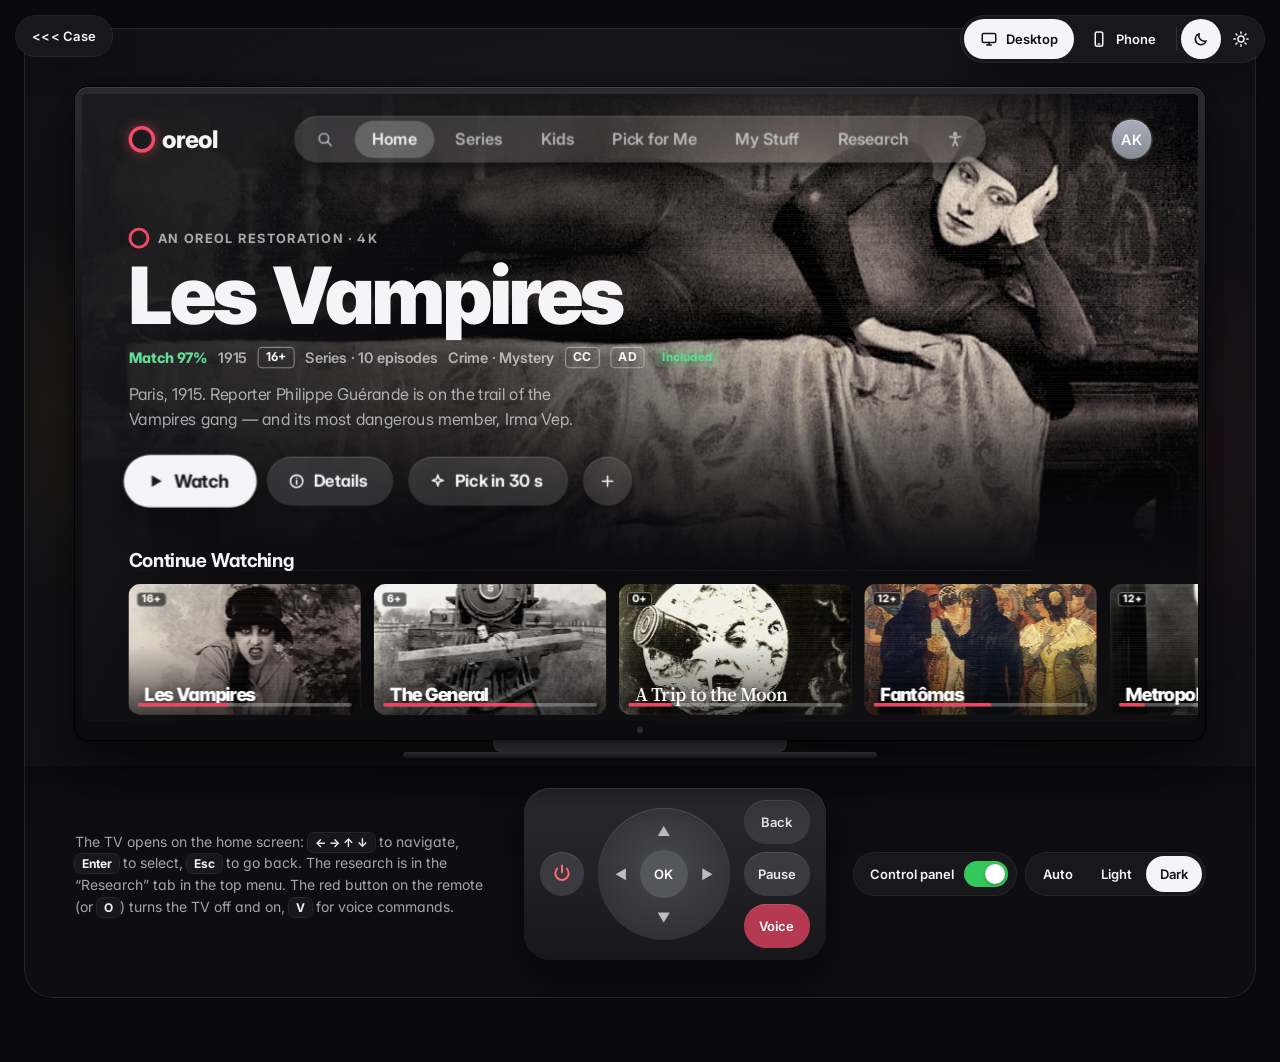
<file: oreol-app.html>
<!doctype html>
<html lang="en">
<head>
<meta charset="utf-8">
<meta name="viewport" content="width=device-width, initial-scale=1">
<meta name="description" content="Interactive prototype of Oreol TV, a smart-TV streaming app: remote-control navigation, viewer pain-point research, accessibility, a kids profile and a mobile version.">
<link rel="icon" href="favicon.svg" type="image/svg+xml">
<title>Oreol TV — Prototype | Milena Weiner</title>
<script>
  (function () { var v = "dark"; try { v = localStorage.getItem("oreol-theme-v2") || "dark"; } catch (e) {}
    if (v !== "auto") document.documentElement.setAttribute("data-theme", v);
    try { if (localStorage.getItem("oreol-phone") === "1") document.documentElement.classList.add("as-phone"); } catch (e) {} })();
</script>
<link rel="preconnect" href="https://fonts.googleapis.com">
<link rel="preconnect" href="https://fonts.gstatic.com" crossorigin>
<link rel="stylesheet" href="https://fonts.googleapis.com/css2?family=Inter:opsz,wght@14..32,400..800&family=Inter+Tight:wght@600..900&family=Source+Serif+4:opsz,wght@8..60,600&display=swap">
</head>
<body>
<a class="tocase" href="oreol.html">&lt;&lt;&lt; Case</a>
<style>
.tocase { position: fixed; z-index: 100; top: 16px; left: 16px; display: inline-flex; align-items: center; height: 40px; padding: 0 16px; border-radius: 999px;
  font: 600 13px/1 "Inter", system-ui, sans-serif; letter-spacing: .02em; color: var(--fg); background: var(--panel); box-shadow: 0 0 0 1px var(--line), 0 10px 30px rgba(0,0,0,.25); text-decoration: none; }
.tocase:hover { background: var(--focus-bg); color: var(--focus-fg); }
.tocase:focus-visible { outline: 2px solid var(--accent); outline-offset: 2px; }
@media (max-width: 760px) { .tocase { position: static; margin: 12px 0 0 16px; } }
</style>
<style>

:root {
  --bg: #ECECF0;
  --wall: #E4E3E8;
  --panel: #FFFFFF;
  --fg: #1C1C1F;
  --muted: rgba(28, 28, 31, 0.64);
  --dim: rgba(28, 28, 31, 0.42);
  --line: rgba(28, 28, 31, 0.12);
  --glass: rgba(255, 255, 255, 0.62);
  --glass-hi: rgba(255, 255, 255, 0.88);
  --glass-edge: rgba(255, 255, 255, 0.9);
  --focus-bg: #1C1C1F;
  --focus-fg: #FFFFFF;
  --accent: #D9294A;
  --good: #1A8F4E;
  --warn: #B26A00;
  --shadow: rgba(30, 30, 50, 0.22);
  --scr-bg: #F2F2F5;
  --wall-hi: #FBFAF7;
  --floor: #D9D6CF;
  --glow-a: rgba(253, 187, 45, 0.35);
  --glow-b: rgba(178, 31, 58, 0.28);

  --ui: "Inter", -apple-system, "SF Pro Text", "Segoe UI", Roboto, Arial, sans-serif;
  --d1: "Inter Tight", "Inter", -apple-system, "SF Pro Display", Arial, sans-serif;
  --d2: "Source Serif 4", "New York", Georgia, "Times New Roman", serif;

  --spring: linear(0, 0.13 4%, 0.42 12%, 0.68 22%, 0.84 32%, 0.93 43%, 0.975 56%, 0.993 72%, 1);
  --t-fast: 160ms;
  --t-move: 420ms;
}
@media (prefers-color-scheme: dark) {
  :root:not([data-theme="light"]) {
    --bg: #0B0B0E; --wall: #121216; --panel: #17171C; --fg: #F5F5F7;
    --muted: rgba(245, 245, 247, 0.66); --dim: rgba(245, 245, 247, 0.42); --line: rgba(255, 255, 255, 0.1);
    --glass: rgba(255, 255, 255, 0.12); --glass-hi: rgba(255, 255, 255, 0.22); --glass-edge: rgba(255, 255, 255, 0.2);
    --focus-bg: #F5F5F7; --focus-fg: #111114; --accent: #F0405E; --good: #5CDC92; --warn: #FFB547;
    --shadow: rgba(0, 0, 0, 0.6); --scr-bg: #0A0A0D;
    --wall-hi: #1F1E26; --floor: #0E0E12; --glow-a: rgba(253, 187, 45, 0.22); --glow-b: rgba(178, 31, 58, 0.26);
    color-scheme: dark;
  }
}
:root[data-theme="dark"] {
  --bg: #0B0B0E; --wall: #121216; --panel: #17171C; --fg: #F5F5F7;
  --muted: rgba(245, 245, 247, 0.66); --dim: rgba(245, 245, 247, 0.42); --line: rgba(255, 255, 255, 0.1);
  --glass: rgba(255, 255, 255, 0.12); --glass-hi: rgba(255, 255, 255, 0.22); --glass-edge: rgba(255, 255, 255, 0.2);
  --focus-bg: #F5F5F7; --focus-fg: #111114; --accent: #F0405E; --good: #5CDC92; --warn: #FFB547;
  --shadow: rgba(0, 0, 0, 0.6); --scr-bg: #0A0A0D;
  --wall-hi: #1F1E26; --floor: #0E0E12; --glow-a: rgba(253, 187, 45, 0.22); --glow-b: rgba(178, 31, 58, 0.26);
  color-scheme: dark;
}

html { scroll-behavior: smooth; }
body {
  background: var(--bg); color: var(--fg); font-family: var(--ui); font-optical-sizing: auto; font-feature-settings: "cv11", "ss01";
  -webkit-font-smoothing: antialiased;
  padding: 0 16px;
  transition: background-color 300ms ease, color 300ms ease;
}
.page { width: 100%; max-width: 1480px; margin: 0 auto; padding-block: 20px 56px; display: flex; flex-direction: column; gap: 22px; }

.room {
  position: relative; overflow: hidden;
  padding: clamp(26px, 4.6vw, 72px) clamp(12px, 4vw, 64px) clamp(18px, 3vw, 40px);
  border-radius: clamp(16px, 2.2vw, 32px);
  background:
    radial-gradient(70% 55% at 50% 30%, var(--wall-hi), transparent 70%),
    linear-gradient(180deg, var(--wall) 0%, var(--wall) 76%, var(--floor) 76.2%, var(--floor) 100%);
  box-shadow: inset 0 0 0 1px var(--line), 0 30px 80px color-mix(in srgb, var(--shadow) 40%, transparent);
  display: flex; flex-direction: column; align-items: center;
  transition: background 300ms ease;
}
.room::before { 
  content: ""; position: absolute; left: 0; right: 0; top: 76%; height: 40px;
  background: linear-gradient(180deg, color-mix(in srgb, var(--shadow) 35%, transparent), transparent);
  pointer-events: none;
}
.set::before { 
  content: ""; position: absolute; inset: -8% -6% -4%; z-index: 0; border-radius: 40%;
  background: radial-gradient(50% 50% at 30% 50%, var(--glow-a), transparent 70%), radial-gradient(50% 50% at 72% 55%, var(--glow-b), transparent 70%);
  filter: blur(40px); transition: opacity 600ms ease; pointer-events: none;
}
.set.off::before { opacity: .15; }
.set > * { position: relative; z-index: 1; }

.set { position: relative; width: 100%; max-width: 1240px; }
.bezel {
  position: relative; padding: clamp(4px, 0.55vw, 9px); border-radius: clamp(8px, 1vw, 14px);
  background: linear-gradient(180deg, #2a2a2f, #121215 40%, #0b0b0d);
  box-shadow: 0 0 0 1px #000, inset 0 1px 0 rgba(255,255,255,.12), 0 30px 70px var(--shadow), 0 8px 18px rgba(0,0,0,.25);
}
.tv {
  position: relative; width: 100%; aspect-ratio: 16 / 9; overflow: hidden; border-radius: clamp(3px, .4vw, 6px);
  background: #050506; outline: none; cursor: pointer;
}
.tv:focus-visible { box-shadow: 0 0 0 3px var(--accent); }
.scr {
  position: absolute; left: 0; top: 0; width: 1920px; height: 1080px; transform-origin: 0 0; overflow: hidden;
  background: var(--scr-bg); color: var(--fg); font-size: 30px; line-height: 1.3; user-select: none;
  transition: background-color 300ms ease, opacity 500ms ease, filter 500ms ease;
}
.scr.instant, .scr.instant * { transition: none !important; }
.scr h2, .scr h3, .scr h4, .scr p { margin: 0; }
.scr svg { width: 30px; height: 30px; flex: none; fill: none; stroke: currentColor; stroke-width: 2.2; stroke-linecap: round; stroke-linejoin: round; }
.scr svg.fill { fill: currentColor; stroke: none; }

.glare { position: absolute; inset: 0; z-index: 5; pointer-events: none;
  background: linear-gradient(118deg, rgba(255,255,255,.07) 0%, rgba(255,255,255,.02) 28%, transparent 42%), radial-gradient(140% 90% at 80% 110%, rgba(255,255,255,.035), transparent 60%); }
.chin { display: flex; justify-content: center; padding-top: clamp(3px, .45vw, 7px); }
.led { width: 6px; height: 6px; border-radius: 50%; background: #2a2a2e; transition: background-color 300ms ease, box-shadow 300ms ease; }
.set.off .led { background: #ff3b3b; box-shadow: 0 0 8px #ff3b3b; }
.stand { width: 26%; height: clamp(6px, .9vw, 12px); margin: 0 auto; border-radius: 0 0 8px 8px; background: linear-gradient(180deg, #1a1a1d, #2b2b30); }
.stand-foot { width: 42%; height: clamp(4px, .5vw, 7px); margin: 0 auto; border-radius: 99px; background: linear-gradient(180deg, #2b2b30, #141416); box-shadow: 0 10px 24px var(--shadow); }

.blank { position: absolute; inset: 0; z-index: 4; background: radial-gradient(120% 120% at 30% 0%, #141418, #050506 60%); opacity: 0; pointer-events: none; transition: opacity 420ms ease; }
.set.off .blank { opacity: 1; }
.set.off .scr { opacity: 0; filter: brightness(.3); }
.boot { position: absolute; inset: 0; z-index: 6; display: grid; place-items: center; pointer-events: none; opacity: 0; background: #050506; }
.boot span { display: flex; align-items: center; gap: 1.2vw; font: 800 clamp(20px, 3.4vw, 54px)/1 var(--ui); letter-spacing: -.035em; color: #F5F5F7; }
.boot i { width: .8em; height: .8em; border-radius: 50%; border: .14em solid #F0405E; box-shadow: 0 0 .6em rgba(240,64,94,.7); }
.set.booting .boot { animation: boot 1500ms ease forwards; }
.set.booting .boot span { animation: logo 1500ms var(--spring) forwards; }
@keyframes boot { 0% { opacity: 1; } 70% { opacity: 1; } 100% { opacity: 0; } }

.boot { transition: opacity 480ms ease; }
.set.loading .boot { opacity: 1; pointer-events: auto; }
.set.loading .boot span { animation: ldpulse 1400ms ease-in-out infinite; }
@keyframes ldpulse { 50% { opacity: .55; } }
.scr img { opacity: 0; transition: opacity 320ms ease; }
.scr img.in { opacity: 1; }
.scr img.in.now { transition: none; }
@keyframes logo { 0% { opacity: 0; transform: scale(.92); filter: blur(6px); } 30% { opacity: 1; transform: none; filter: none; } 75% { opacity: 1; } 100% { opacity: 0; transform: scale(1.04); } }

.art {
  position: absolute; inset: 0; overflow: hidden; container-type: size; z-index: 0;
  background:
    radial-gradient(60% 55% at var(--sx, 70%) var(--sy, 38%), color-mix(in oklab, var(--glow) 85%, white) 0, var(--glow) 9%, transparent 42%),
    linear-gradient(180deg, var(--c1) 0%, var(--c2) 62%, #050506 100%);
}
.art::before { content: ""; position: absolute; left: -10%; right: -10%; top: var(--hz, 64%); bottom: -20%;
  background: linear-gradient(180deg, color-mix(in oklab, var(--c2) 40%, black), #050506 70%); border-radius: 50% 50% 0 0 / 14% 14% 0 0; }
.art::after { content: ""; position: absolute; inset: 0;
  background: radial-gradient(120% 90% at 50% 40%, transparent 50%, rgba(0,0,0,.5) 100%), repeating-linear-gradient(0deg, rgba(255,255,255,.025) 0 1px, transparent 1px 3px); }
.art img { position: absolute; inset: 0; z-index: 1; width: 100%; height: 100%; object-fit: cover;
  filter: sepia(.22) contrast(1.08) brightness(.94) saturate(.9); }

.art .tint { position: absolute; inset: 0; z-index: 1; mix-blend-mode: soft-light; opacity: .55;
  background: linear-gradient(160deg, color-mix(in oklab, var(--glow) 60%, transparent), var(--c2) 70%); }
.art.ph::before { display: none; }
.art.ph::after { z-index: 1;
  background: linear-gradient(180deg, transparent 45%, rgba(0,0,0,.62) 100%), radial-gradient(120% 90% at 50% 40%, transparent 55%, rgba(0,0,0,.45) 100%),
    repeating-linear-gradient(0deg, rgba(255,255,255,.03) 0 1px, transparent 1px 3px); }
.art.ph .t { text-shadow: 0 2px 18px rgba(0,0,0,.6); }
.credit { font: 500 12px/1.4 var(--t, system-ui); color: var(--muted, #888); text-align: center; margin: 18px auto 0; max-width: 720px; opacity: .8; }
.credit a { color: inherit; }
.art .fig { position: absolute; z-index: 1; left: var(--fx, 30%); top: calc(var(--hz, 64%) - 11cqh); width: 2.2cqh; height: 11cqh;
  border-radius: 40% 40% 10% 10%; background: #050506; box-shadow: 0 -1.6cqh 0 -0.2cqh #050506; }
.art .t { position: absolute; z-index: 2; left: 7cqw; right: 7cqw; bottom: 8cqh; color: #fff;
  font-family: var(--d1); font-weight: 850; font-size: min(14cqh, 9cqw); line-height: .98; letter-spacing: -.035em; text-shadow: 0 .6cqh 2cqh rgba(0,0,0,.5); }
.art.serif .t { font-family: var(--d2); font-weight: 600; font-size: min(15cqh, 9.5cqw); line-height: 1; letter-spacing: -.02em; }
.art .badge { position: absolute; z-index: 2; left: 7cqw; top: 7cqh; width: 7cqh; height: 7cqh; border-radius: 50%; border: 1.2cqh solid var(--accent); }

.badge.age { width: auto; height: auto; border: 0; padding: 3px 9px 4px; border-radius: 8px; background: rgba(0,0,0,.6); color: #fff;
  font: 800 18px/1 var(--ui); letter-spacing: .02em; box-shadow: inset 0 0 0 1.5px rgba(255,255,255,.55); -webkit-backdrop-filter: blur(10px); backdrop-filter: blur(10px); }
.art .badge.age { left: 14px; top: 14px; }
.pill.acc { border-color: currentColor; font-weight: 800; letter-spacing: .04em; }

.bar { position: absolute; z-index: 20; left: 0; right: 0; top: 0; height: 156px; display: flex; align-items: center; justify-content: center;
  background: linear-gradient(180deg, color-mix(in srgb, var(--scr-bg) 80%, transparent), transparent); transition: background 300ms ease; }
.zone-rows .bar { background: linear-gradient(180deg, color-mix(in srgb, var(--scr-bg) 96%, transparent) 58%, transparent); }
.logo { position: absolute; left: 80px; display: flex; align-items: center; gap: 12px; font: 800 42px/1 var(--ui); letter-spacing: -.035em; }
.logo i { width: 34px; height: 34px; border-radius: 50%; border: 6px solid var(--accent); box-shadow: 0 0 22px rgba(240,64,94,.55); }
.ava { position: absolute; right: 80px; width: 68px; height: 68px; border-radius: 50%; display: grid; place-items: center;
  
  background: linear-gradient(180deg, #A9AEBA 0%, #868B96 100%);
  box-shadow: inset 0 1px 0 rgba(255,255,255,.35), inset 0 -1px 0 rgba(0,0,0,.12), 0 0 0 3px var(--glass), 0 8px 22px var(--shadow);
  transition: transform var(--t-move) var(--spring), box-shadow var(--t-fast) ease; }
.ava .mono { font: 600 25px/1 var(--ui); letter-spacing: .02em; color: #fff; text-shadow: 0 1px 1px rgba(0,0,0,.12); font-feature-settings: "ss01"; }
.ava.focus { transform: scale(1.12); box-shadow: inset 0 1px 0 rgba(255,255,255,.35), 0 0 0 4px var(--focus-bg), 0 14px 32px var(--shadow); }
.ava.press { transform: scale(.94); transition-duration: 100ms; }
.nav { display: flex; gap: 6px; padding: 8px; border-radius: 999px; background: var(--glass); backdrop-filter: blur(30px) saturate(1.8); -webkit-backdrop-filter: blur(30px) saturate(1.8);
  box-shadow: inset 0 1.5px 0 var(--glass-edge), 0 10px 30px var(--shadow); }
.tab { display: flex; align-items: center; gap: 10px; height: 64px; padding: 0 30px; border-radius: 999px; font-weight: 600; font-size: 28px; color: var(--muted);
  transition: transform var(--t-move) var(--spring), background-color var(--t-fast) ease, color var(--t-fast) ease, box-shadow var(--t-fast) ease; }
.tab.on { color: var(--fg); background: var(--glass-hi); }
.tab.focus { background: var(--focus-bg); color: var(--focus-fg); transform: scale(1.08); box-shadow: 0 14px 32px var(--shadow); }

.stage { position: absolute; left: 0; right: 0; top: 0; transition: transform 560ms var(--spring); }
.hero { position: relative; height: 820px; }
.shade { position: absolute; inset: 0;
  background: linear-gradient(90deg, color-mix(in srgb, var(--scr-bg) 94%, transparent) 0, color-mix(in srgb, var(--scr-bg) 62%, transparent) 38%, transparent 64%), linear-gradient(0deg, var(--scr-bg) 0, transparent 36%); }
.hero-in { position: absolute; left: 80px; top: 230px; width: 1240px; }
.kick { display: flex; align-items: center; gap: 14px; font-weight: 700; font-size: 22px; letter-spacing: .12em; text-transform: uppercase; color: var(--muted); }
.kick i { width: 26px; height: 26px; border-radius: 50%; border: 5px solid var(--accent); }
.hero h2, .layer h2 { margin: 16px 0 22px; font-family: var(--d1); font-weight: 900; font-size: 136px; line-height: .96; letter-spacing: -.03em; word-spacing: .06em; text-wrap: balance; }
.meta { display: flex; flex-wrap: wrap; align-items: center; gap: 10px 18px; font-weight: 600; font-size: 25px; color: var(--muted); }
.meta .pill { padding: 2px 12px 4px; border-radius: 8px; border: 2px solid var(--dim); font-size: 21px; font-weight: 700; color: var(--fg); }
.meta .hot { color: var(--good); font-weight: 800; }
.avail { display: inline-flex; align-items: center; gap: 8px; padding: 3px 12px 5px; border-radius: 8px; font-weight: 800; font-size: 20px; }
.avail.sub { background: color-mix(in srgb, var(--good) 16%, transparent); color: var(--good); }
.avail.rent { background: color-mix(in srgb, var(--warn) 18%, transparent); color: var(--warn); }
.syn { margin-top: 24px !important; max-width: 800px; font-size: 28px; line-height: 1.5; color: var(--muted); }
.btns { display: flex; align-items: center; gap: 26px; margin-top: 44px; }
.btn { display: inline-flex; align-items: center; justify-content: center; gap: 14px; height: 84px; padding: 0 44px 0 36px; border-radius: 999px;
  font-weight: 700; font-size: 29px; white-space: nowrap; color: var(--fg); background: var(--glass); backdrop-filter: blur(24px) saturate(1.6); -webkit-backdrop-filter: blur(24px) saturate(1.6);
  box-shadow: inset 0 1.5px 0 var(--glass-edge), 0 8px 22px color-mix(in srgb, var(--shadow) 50%, transparent);
  transition: transform var(--t-move) var(--spring), background-color var(--t-fast) ease, color var(--t-fast) ease, box-shadow var(--t-fast) ease; }
.btn.ic { width: 84px; padding: 0; }
.btn.on { box-shadow: inset 0 0 0 3px var(--fg); }
.btn.focus { background: var(--focus-bg); color: var(--focus-fg); transform: scale(1.08); box-shadow: 0 18px 44px var(--shadow); }
.btn.press, .tab.press, .tile.press, .ep.press, .chip.press, .key.press { transform: scale(.97); transition-duration: 100ms; }
.chip { display: inline-flex; align-items: center; gap: 12px; height: 72px; padding: 0 32px; border-radius: 999px; font-weight: 700; font-size: 27px; color: var(--muted);
  background: var(--glass); box-shadow: inset 0 1.5px 0 var(--glass-edge); transition: transform var(--t-move) var(--spring), background-color var(--t-fast) ease, color var(--t-fast) ease; }
.chip.on { color: var(--fg); box-shadow: inset 0 0 0 3px var(--fg); }
.chip.focus { background: var(--focus-bg); color: var(--focus-fg); transform: scale(1.08); box-shadow: 0 14px 34px var(--shadow); }

.rows { position: relative; margin-top: -40px; }
.row { position: relative; margin-bottom: 52px; transition: opacity 300ms ease; }
.row h3 { margin: 0 0 20px 80px; font-weight: 700; font-size: 33px; letter-spacing: -.015em; }
.track { position: relative; display: flex; align-items: flex-start; gap: 22px; padding-left: 80px; transition: transform 520ms var(--spring); }
.tile { position: relative; flex: none; width: 400px; height: 225px; border-radius: 20px; transition: width var(--t-move) var(--spring), transform var(--t-move) var(--spring); }
.tile .cv { position: absolute; inset: 0; border-radius: 20px; overflow: hidden; background: var(--panel); transition: box-shadow var(--t-fast) ease; }
.tile .cv .art { width: 400px; right: auto; }
.tile .cv::after { content: ""; position: absolute; inset: 0; z-index: 4; background: linear-gradient(115deg, transparent 30%, rgba(255,255,255,.3) 48%, transparent 64%);
  opacity: 0; transform: translateX(-50%); transition: opacity 200ms ease, transform 900ms var(--spring); }
.tile .prog { position: absolute; z-index: 5; left: 16px; width: 368px; bottom: 14px; height: 6px; border-radius: 9px; background: rgba(255,255,255,.3); overflow: hidden; }
.tile .prog i { display: block; height: 100%; background: var(--accent); }
.tile .rent-dot { position: absolute; z-index: 5; right: 14px; top: 14px; left: auto; padding: 2px 10px 4px; border-radius: 8px; background: rgba(0,0,0,.62); color: #FFD27A; font-size: 17px; font-weight: 800; }
.top .tile .rent-dot { right: auto; left: 314px; }
.tile .info { position: absolute; z-index: 3; left: 420px; top: 0; bottom: 0; width: 380px; padding: 18px 26px 18px 6px; display: flex; flex-direction: column; gap: 8px; overflow: hidden; opacity: 0; transition: opacity 200ms ease; }
.tile .info b { font-weight: 800; font-size: 29px; line-height: 1.12; letter-spacing: -.015em; }
.tile .info .meta { font-size: 20px; gap: 6px 10px; }
.tile .info .meta .pill { font-size: 17px; padding: 0 8px 2px; }
.tile .info p { display: none !important; font-size: 21px; line-height: 1.38; color: var(--muted); display: -webkit-box; -webkit-line-clamp: 1; -webkit-box-orient: vertical; overflow: hidden; }
.tile .info .avail { margin-top: auto; align-self: flex-start; font-size: 18px; }
.tile.focus { width: 820px; transform: scale(1.04); }
.tile.focus .cv { box-shadow: 0 0 0 4px var(--fg), 0 30px 70px var(--shadow); }
.tile.focus .cv::after { opacity: 1; transform: translateX(50%); }
.tile.focus .info { opacity: 1; transition-delay: 160ms; }
.top .tile .cv { left: 100px; }
.top .tile .cv .art { width: 300px; }
.num { position: absolute; z-index: 0; left: -6px; bottom: -26px; font-family: var(--d1); font-weight: 900; font-size: 176px; letter-spacing: -.06em; line-height: 1; color: var(--scr-bg); -webkit-text-stroke: 4px var(--fg); }
.bump-l { animation: bl 260ms var(--spring); } .bump-r { animation: br 260ms var(--spring); } .bump-u { animation: bu 260ms var(--spring); } .bump-d { animation: bd 260ms var(--spring); }
@keyframes bl { 40% { translate: -10px 0; } } @keyframes br { 40% { translate: 10px 0; } } @keyframes bu { 40% { translate: 0 -8px; } } @keyframes bd { 40% { translate: 0 8px; } }

.layer { position: absolute; inset: 0; z-index: 30; opacity: 0; transform: scale(.94); pointer-events: none; background: var(--scr-bg); transition: opacity 260ms ease, transform 480ms var(--spring); }
.layer.open { opacity: 1; transform: none; pointer-events: auto; }
.layer > .art { height: 760px; bottom: auto; }
.layer > .shade { height: 760px; }
.layer .hero-in { top: 190px; }
.layer h2 { font-size: 132px; }
.layer .hero-in > :not(h2) { transition: opacity 300ms ease; }
.sheet.eps-on .hero-in > :not(h2) { opacity: 0; }
.eps { position: absolute; left: 0; right: 0; top: 760px; transition: transform 560ms var(--spring); }
.eps h3, .lh3 { margin: 0 0 18px 80px; font-weight: 700; font-size: 31px; }
.ep { position: relative; flex: none; width: 380px; transition: transform var(--t-move) var(--spring); }
.ep .cv { position: relative; height: 214px; border-radius: 18px; overflow: hidden; transition: transform var(--t-move) var(--spring), box-shadow var(--t-fast) ease; }
.epn { position: absolute; z-index: 3; left: 20px; bottom: 4px; font-family: var(--d1); font-weight: 900; font-size: 128px; letter-spacing: -.05em; line-height: 1; color: #fff; text-shadow: 0 6px 20px rgba(0,0,0,.5); }
.ep b { display: block; margin-top: 16px; font-size: 24px; font-weight: 700; color: var(--muted); }
.ep > span { font-size: 20px; color: var(--dim); }
.ep.focus .cv { transform: scale(1.08); box-shadow: 0 0 0 4px var(--fg), 0 26px 60px var(--shadow); }
.ep.focus b { color: var(--fg); }

.pk { padding: 150px 80px 0; display: grid; grid-template-columns: 1fr 640px; gap: 70px; }
.pk h2 { font-size: 104px; margin: 14px 0 20px; }
.pk .lead { font-size: 28px; line-height: 1.45; color: var(--muted); max-width: 820px; }
.q { margin-top: 38px; }
.q h4 { font-size: 24px; font-weight: 700; letter-spacing: .1em; text-transform: uppercase; color: var(--dim); margin-bottom: 16px; }
.q .opts { display: flex; gap: 14px; flex-wrap: wrap; }
.res { align-self: start; margin-top: 60px; padding: 22px; border-radius: 36px; background: var(--panel); box-shadow: 0 30px 80px var(--shadow), inset 0 0 0 1px var(--line); }
.res .cv { position: relative; height: 340px; border-radius: 24px; overflow: hidden; }
.res b { display: block; margin: 20px 6px 6px; font-size: 40px; font-weight: 800; letter-spacing: -.02em; }
.res .why { margin: 0 6px; font-size: 22px; color: var(--muted); }
.res .btns { margin-top: 26px; gap: 20px; }
.res .btn { height: 74px; font-size: 26px; }

.sq { position: absolute; left: 80px; top: 170px; width: 640px; height: 92px; display: flex; align-items: center; gap: 18px; padding: 0 32px; border-radius: 999px;
  background: var(--panel); box-shadow: inset 0 0 0 1px var(--line); font-size: 34px; font-weight: 600; }
.sq em { font-style: normal; color: var(--dim); }
.caret { width: 3px; height: 40px; margin-left: -12px; background: var(--fg); animation: caret 1s steps(1) infinite; }
@keyframes caret { 50% { opacity: 0; } }
.kb { position: absolute; left: 80px; top: 296px; display: grid; grid-template-columns: repeat(7, 82px); gap: 10px; }
.key { height: 82px; border-radius: 22px; display: grid; place-items: center; font-size: 34px; font-weight: 600; background: var(--glass); box-shadow: inset 0 1.5px 0 var(--glass-edge);
  transition: transform 300ms var(--spring), background-color var(--t-fast) ease, color var(--t-fast) ease; }
.key.fn { font-size: 21px; color: var(--muted); }
.key.focus { background: var(--focus-bg); color: var(--focus-fg); transform: scale(1.12); box-shadow: 0 12px 30px var(--shadow); }
.voice { position: absolute; left: 80px; top: 790px; width: 640px; font-size: 24px; color: var(--muted); display: flex; gap: 14px; align-items: center; }
.voice svg { color: var(--accent); }
.sr-right { position: absolute; left: 800px; right: 0; top: 170px; }
.sr-right .lh3 { margin-left: 0; }
.sr-right .track { padding-left: 0; flex-wrap: wrap; gap: 28px 22px; width: 1060px; }
.sr-right .tile.focus { width: 400px; }
.sr-right .tile .info { display: none; }
.sr-right .tile .cap { position: absolute; top: 234px; left: 4px; font-size: 22px; font-weight: 700; color: var(--muted); white-space: nowrap; }
.sr-right .tile { margin-bottom: 40px; }
.hint-empty { font-size: 26px; color: var(--muted); max-width: 820px; }

.shows { overflow: hidden; }
.sv { position: relative; transition: transform 560ms var(--spring); }
.sv > .art, .sv > .shade { height: 860px; bottom: auto; }
.shows .hero-in { top: 230px; }
.shows .hero-in > :not(h2) { transition: opacity 300ms ease; }
.shows.deep .hero-in > * { opacity: .25; }
.crumb { position: absolute; z-index: 3; left: 80px; top: 64px; display: flex; align-items: center; gap: 14px; font-weight: 800; font-size: 34px; letter-spacing: -.02em; }
.crumb .dot { width: 30px; height: 30px; border-radius: 50%; border: 6px solid var(--accent); }
.crumb b { font-weight: 600; color: var(--muted); }
.shbody { position: relative; padding-top: 820px; padding-bottom: 120px; }
.gens { display: flex; gap: 16px; padding: 0 80px 44px; }
.cnt { margin-left: 10px; padding: 2px 14px 4px; border-radius: 999px; background: var(--panel); color: var(--muted); font-size: 24px; vertical-align: 4px; }
.pgrid { display: grid; grid-template-columns: repeat(5, 300px); gap: 40px 34px; padding: 0 80px; min-height: 520px; }
.pcard { position: relative; width: 300px; transition: transform var(--t-move) var(--spring); }
.pcard .cv { position: relative; height: 450px; border-radius: 22px; overflow: hidden; background: var(--panel); transition: transform var(--t-move) var(--spring), box-shadow var(--t-fast) ease; }
.pcard .art .t { font-size: min(10cqh, 12.5cqw); bottom: 7cqh; left: 8cqw; right: 6cqw; overflow-wrap: anywhere; }
.pcard .pbadge { position: absolute; z-index: 3; left: 16px; top: 16px; padding: 4px 12px 6px; border-radius: 10px; background: rgba(0,0,0,.55); color: #fff; font-size: 17px; font-weight: 800;
  backdrop-filter: blur(12px); -webkit-backdrop-filter: blur(12px); }
.pcard b { display: block; margin-top: 16px; font-size: 25px; font-weight: 700; }
.pcard > span { font-size: 20px; color: var(--muted); }
.pcard.focus .cv { transform: scale(1.07); box-shadow: 0 0 0 4px var(--fg), 0 30px 70px var(--shadow); }
.pcard.press { transform: scale(.97); transition-duration: 100ms; }
.shows .row .track { padding-left: 80px; }
.my { padding: 160px 80px 0; display: grid; grid-template-columns: 820px 1fr; gap: 60px; align-items: start; }
.plan { padding: 40px 44px; border-radius: 40px; background: var(--panel); box-shadow: 0 30px 80px var(--shadow), inset 0 0 0 1px var(--line); }
.plan h3 { font-size: 26px; font-weight: 700; letter-spacing: .1em; text-transform: uppercase; color: var(--dim); }
.plan .price { margin: 12px 0 4px; font-size: 76px; font-weight: 800; letter-spacing: -.035em; }
.plan .price small { font-size: 32px; font-weight: 600; color: var(--muted); letter-spacing: 0; }
.plan dl { display: grid; grid-template-columns: auto 1fr; gap: 10px 26px; margin: 24px 0 0; font-size: 26px; }
.plan dt { color: var(--muted); } .plan dd { margin: 0; font-weight: 700; }
.plan .btns { margin-top: 36px; gap: 22px; }
.plan .btn { height: 74px; font-size: 25px; padding: 0 32px; }
.plan .confirm { margin-top: 30px; padding: 22px 26px; border-radius: 24px; background: color-mix(in srgb, var(--accent) 10%, transparent); font-size: 25px; line-height: 1.4; }
.my-side h2 { font-size: 92px; margin: 0 0 20px; }
.my-side p { font-size: 27px; line-height: 1.45; color: var(--muted); max-width: 680px; }
.my-side .track { padding-left: 0; margin-top: 40px; }

.deck-l { background: #08080B; color: #F5F5F7; }
.slide { position: absolute; inset: 0; transition: opacity 280ms ease, transform 520ms var(--spring); }
.slide.out-l, .slide.out-r { pointer-events: none; }
.slide.out-l { opacity: 0; transform: translateX(-80px); }
.slide.out-r { opacity: 0; transform: translateX(80px); }
.slide > .art { opacity: .55; filter: saturate(1.1) blur(2px); transform: scale(1.06); }
.dshade { position: absolute; inset: 0; background: linear-gradient(90deg, rgba(8,8,11,.96) 0, rgba(8,8,11,.82) 46%, rgba(8,8,11,.35) 100%), linear-gradient(0deg, rgba(8,8,11,.9), transparent 40%); }
.dk { position: absolute; left: 110px; top: 120px; display: flex; align-items: center; gap: 16px; font-weight: 700; font-size: 24px; letter-spacing: .14em; text-transform: uppercase; color: rgba(245,245,247,.62); }
.dk i { width: 26px; height: 26px; border-radius: 50%; border: 5px solid #F0405E; }
.dk b { color: #F5F5F7; letter-spacing: .04em; }
.slide .dq { margin: 0; text-transform: none; position: absolute; left: 110px; top: 200px; width: 1060px; font-family: var(--d1); font-style: normal; font-weight: 800; font-size: 84px; line-height: 1.06; letter-spacing: -.028em; word-spacing: .06em; text-wrap: balance; }
.dstat { position: absolute; left: 110px; top: 500px; width: 940px; display: flex; flex-direction: column; align-items: flex-start; gap: 26px; }
.dstat b { font-family: var(--d1); font-weight: 900; font-size: 168px; line-height: .9; color: #FF5A74; letter-spacing: -.05em; font-variant-numeric: tabular-nums; white-space: nowrap; }
.dstat span { font-size: 32px; line-height: 1.45; color: rgba(245,245,247,.82); max-width: 860px; }
.dsrc { position: absolute; left: 110px; bottom: 110px; font-size: 23px; color: rgba(245,245,247,.5); letter-spacing: .01em; }
.dfix { position: absolute; right: 100px; top: 210px; width: 600px; padding: 40px 42px 38px; border-radius: 44px;
  background: rgba(30,30,36,.55); backdrop-filter: blur(40px) saturate(1.8); -webkit-backdrop-filter: blur(40px) saturate(1.8);
  box-shadow: inset 0 1.5px 0 rgba(255,255,255,.18), 0 40px 100px rgba(0,0,0,.55); }
.dfix h4 { font-size: 22px; font-weight: 800; letter-spacing: .14em; text-transform: uppercase; color: #5CDC92; margin-bottom: 14px; }
.dfix p { font-size: 31px; line-height: 1.4; }
.dfix .btns { margin-top: 32px; }
.dfix .btn { color: #F5F5F7; background: rgba(255,255,255,.14); box-shadow: inset 0 1.5px 0 rgba(255,255,255,.2); height: 80px; font-size: 27px; }
.dfix .btn.focus { background: #F5F5F7; color: #111114; }
.dprog { position: absolute; left: 110px; right: 100px; bottom: 56px; display: flex; align-items: center; gap: 12px; }
.dprog i { height: 6px; flex: 1; border-radius: 9px; background: rgba(255,255,255,.18); transition: background-color 300ms ease; }
.dprog i.on { background: #F5F5F7; }
.dprog span { margin-left: 14px; font-size: 22px; color: rgba(245,245,247,.6); white-space: nowrap; font-variant-numeric: tabular-nums; }
.slide.intro .dq { top: 250px; width: 1500px; font-size: 112px; font-style: normal; font-family: var(--d1); font-weight: 900; letter-spacing: -.03em; line-height: 1; }
.intro .lead { position: absolute; left: 110px; top: 470px; width: 900px; font-size: 32px; line-height: 1.45; color: rgba(245,245,247,.78); }
.intro .btns { position: absolute; left: 110px; top: 640px; margin: 0; }
.intro .btn, .outro .btn { color: #F5F5F7; background: rgba(255,255,255,.14); box-shadow: inset 0 1.5px 0 rgba(255,255,255,.2); }
.intro .btn.focus, .outro .btn.focus { background: #F5F5F7; color: #111114; }
.keyhint { position: absolute; right: 100px; top: 120px; display: flex; gap: 10px; align-items: center; font-size: 22px; color: rgba(245,245,247,.6); }
.keyhint kbd { font: 700 20px/1 var(--ui); padding: 8px 12px; border-radius: 10px; background: rgba(255,255,255,.14); color: #F5F5F7; }
.slide.outro .dq { top: 170px; width: 1500px; font-family: var(--d1); font-weight: 900; font-style: normal; font-size: 88px; letter-spacing: -.03em; }
.sum { position: absolute; left: 110px; right: 100px; top: 290px; display: grid; grid-template-columns: repeat(3, 1fr); gap: 22px; }
.sum div { padding: 26px 28px; border-radius: 30px; background: rgba(255,255,255,.07); box-shadow: inset 0 1.5px 0 rgba(255,255,255,.1); }
.sum b { display: block; font-family: var(--d1); font-weight: 900; font-size: 58px; letter-spacing: -.04em; line-height: 1; color: #FF5A74; }
.sum strong { display: block; margin-top: 14px; font-size: 25px; line-height: 1.25; font-weight: 800; }
.sum p { margin-top: 10px !important; font-size: 21px; line-height: 1.4; color: rgba(245,245,247,.72); display: -webkit-box; -webkit-line-clamp: 2; -webkit-box-orient: vertical; overflow: hidden; }
.sum strong { display: -webkit-box; -webkit-line-clamp: 2; -webkit-box-orient: vertical; overflow: hidden; }
.outro .btns { position: absolute; left: 110px; bottom: 116px; }

.player { background: #000; color: #F5F5F7; }
.player > .art { height: auto; bottom: 0; animation: drift 30s ease-in-out infinite alternate; }
.player.paused > .art { animation-play-state: paused; }
@keyframes drift { to { transform: scale(1.08) translate(-2%, 1%); } }
.pshade { position: absolute; inset: 0; background: linear-gradient(0deg, rgba(0,0,0,.82), transparent 42%), linear-gradient(180deg, rgba(0,0,0,.55), transparent 26%); transition: opacity 400ms ease; }
.pui { transition: opacity 400ms ease, transform 520ms var(--spring); }
.player.idle .pui, .player.idle .pshade { opacity: 0; }
.player.idle .pui { transform: translateY(20px); }
.ptitle { position: absolute; left: 80px; top: 64px; }
.ptitle b { display: block; font-family: var(--d1); font-weight: 900; font-size: 64px; letter-spacing: -.04em; line-height: 1; }
.ptitle span { font-size: 25px; color: rgba(245,245,247,.72); }
.sleep { position: absolute; right: 80px; top: 70px; padding: 10px 22px 12px; border-radius: 999px; background: rgba(28,28,34,.55); font-size: 22px; font-weight: 700; display: none; }
.player.sleeping .sleep { display: block; }
.subline { position: absolute; left: 0; right: 0; bottom: 330px; text-align: center; font-size: 44px; font-weight: 600; text-shadow: 0 2px 12px rgba(0,0,0,.9); display: none; transition: bottom 420ms var(--spring); }
.player.subs .subline { display: block; }
.player.idle .subline { bottom: 110px; }
.pglass { position: absolute; left: 80px; right: 80px; bottom: 56px; padding: 26px 32px 24px; border-radius: 44px; background: rgba(28,28,34,.5); backdrop-filter: blur(40px) saturate(1.8); -webkit-backdrop-filter: blur(40px) saturate(1.8);
  box-shadow: inset 0 1.5px 0 rgba(255,255,255,.18), 0 30px 80px rgba(0,0,0,.5); }
.player .btn { color: #F5F5F7; background: rgba(255,255,255,.12); box-shadow: inset 0 1.5px 0 rgba(255,255,255,.18); }
.player .btn.on { box-shadow: inset 0 0 0 3px #F5F5F7; }
.player .btn.focus { background: #F5F5F7; color: #111114; }
.scrub { position: relative; height: 40px; }
.scrub .tr { position: absolute; left: 0; right: 0; top: 16px; height: 8px; border-radius: 9px; background: rgba(255,255,255,.26); transition: height 220ms var(--spring), top 220ms var(--spring); }
.scrub .fl { position: absolute; left: 0; top: 0; bottom: 0; width: calc(var(--p) * 100%); border-radius: 9px; background: #F5F5F7; }
.scrub .kn { position: absolute; top: 50%; left: calc(var(--p) * 100%); width: 0; height: 0; border-radius: 50%; background: #F5F5F7; transform: translate(-50%, -50%); transition: width 220ms var(--spring), height 220ms var(--spring); }
.scrub.focus .tr { height: 14px; top: 13px; }
.scrub.focus .kn { width: 34px; height: 34px; box-shadow: 0 6px 18px rgba(0,0,0,.5); }
.scrub .prev { position: absolute; bottom: 40px; left: clamp(160px, calc(var(--p) * 100%), calc(100% - 160px)); width: 320px; height: 180px; border-radius: 18px; overflow: hidden;
  transform: translateX(-50%) translateY(10px) scale(.96); opacity: 0; transition: opacity 160ms ease, transform 320ms var(--spring); box-shadow: 0 0 0 3px #F5F5F7, 0 20px 40px rgba(0,0,0,.6); }
.scrub.seek .prev { opacity: 1; transform: translateX(-50%); }
.prev-time { position: absolute; z-index: 5; left: 50%; bottom: 10px; transform: translateX(-50%); padding: 2px 12px 4px; border-radius: 99px; background: rgba(0,0,0,.65); font-size: 21px; font-weight: 700; font-variant-numeric: tabular-nums; }
.times { display: flex; justify-content: space-between; margin-top: 6px; font-size: 23px; font-weight: 600; color: rgba(245,245,247,.72); font-variant-numeric: tabular-nums; }
.ctr { display: flex; align-items: center; gap: 12px; margin-top: 14px; }
.ctr .sp { flex: 1; }
.ctr .btn { height: 68px; font-size: 23px; padding: 0 24px 0 20px; }
.ctr .btn.ic { width: 68px; padding: 0; }
.ctr .btn svg { width: 26px; height: 26px; }
.skip { position: absolute; right: 80px; bottom: 320px; transition: opacity 300ms ease, transform 420ms var(--spring); }
.player.noskip .skip { opacity: 0; transform: translateY(16px); }
.nx { position: absolute; right: 80px; bottom: 300px; width: 760px; padding: 30px 34px; border-radius: 40px; background: rgba(28,28,34,.62); backdrop-filter: blur(40px) saturate(1.8); -webkit-backdrop-filter: blur(40px) saturate(1.8);
  box-shadow: inset 0 1.5px 0 rgba(255,255,255,.18), 0 30px 80px rgba(0,0,0,.5); opacity: 0; transform: translateY(20px) scale(.97); transition: opacity 260ms ease, transform 480ms var(--spring); }
.player.nx-on .nx { opacity: 1; transform: none; }
.player.nx-on .pui { opacity: .25; }
.nx b { display: block; font-size: 34px; font-weight: 800; }
.nx p { margin-top: 6px !important; font-size: 23px; color: rgba(245,245,247,.72); }
.nx .row2 { display: flex; align-items: center; gap: 18px; margin-top: 22px; }
.ring { position: relative; width: 74px; height: 74px; flex: none; }
.ring svg { width: 74px; height: 74px; transform: rotate(-90deg); }
.ring circle { fill: none; stroke: rgba(255,255,255,.22); stroke-width: 4; }
.ring .rp { stroke: #F5F5F7; stroke-dasharray: 119.4; stroke-dashoffset: 0; }
.ring span { position: absolute; inset: 0; display: grid; place-items: center; font-size: 28px; font-weight: 800; }
.flash { position: absolute; left: 50%; top: 50%; width: 170px; height: 170px; margin: -85px 0 0 -85px; border-radius: 50%; display: grid; place-items: center; background: rgba(28,28,34,.5); backdrop-filter: blur(20px); -webkit-backdrop-filter: blur(20px); opacity: 0; }
.flash svg { width: 70px; height: 70px; }
.flash.on { animation: fl 700ms var(--spring); }
@keyframes fl { 0% { opacity: 0; transform: scale(.85); } 25% { opacity: 1; transform: scale(1); } 100% { opacity: 0; transform: scale(1.1); } }

.toast { position: absolute; z-index: 60; left: 50%; top: 168px; padding: 16px 34px 18px; border-radius: 999px; background: var(--focus-bg); color: var(--focus-fg); font-weight: 700; font-size: 26px; white-space: nowrap;
  transform: translate(-50%, -20px) scale(.96); opacity: 0; transition: opacity 200ms ease, transform 420ms var(--spring); box-shadow: 0 16px 40px var(--shadow); }
.toast.show { opacity: 1; transform: translate(-50%, 0); }

.deck { margin-top: clamp(16px, 2.4vw, 30px); width: 100%; max-width: 1240px; display: flex; flex-wrap: wrap; align-items: center; justify-content: space-between; gap: 16px 28px; }
.deck p { margin: 0; color: var(--muted); font-size: 14px; line-height: 1.55; max-width: 56ch; min-width: 0; flex: 1 1 320px; }
.deck kbd { font-family: var(--ui); font-weight: 700; font-size: 12px; padding: 2px 7px; border-radius: 6px; background: var(--panel); color: var(--fg); box-shadow: 0 0 0 1px var(--line); }
.remote { display: flex; align-items: center; gap: 14px; flex-wrap: wrap; padding: 12px 16px; border-radius: 26px;
  background: linear-gradient(180deg, #2b2b30, #17171a); box-shadow: inset 0 1px 0 rgba(255,255,255,.14), 0 18px 40px var(--shadow); }
.remote button { appearance: none; border: 0; cursor: pointer; font: 600 13px/1 var(--ui); color: #E9E9EE; min-width: 44px; height: 44px; padding: 0 14px; border-radius: 999px;
  background: #3a3a40; box-shadow: inset 0 1px 0 rgba(255,255,255,.12); transition: background-color 120ms ease, color 120ms ease, transform 200ms var(--spring); }
.remote button.down { background: #F5F5F7; color: #111; transform: scale(.94); transition-duration: 60ms; }
.remote button:focus-visible { outline: 2px solid var(--accent); outline-offset: 2px; }
.remote .pwr { width: 44px; padding: 0; color: #ff6b6b; }
.remote .pwr svg { width: 20px; height: 20px; stroke: currentColor; fill: none; stroke-width: 2.4; stroke-linecap: round; }
.pad { position: relative; width: 132px; height: 132px; border-radius: 50%; background: radial-gradient(circle at 50% 40%, #46464d, #2a2a2f); box-shadow: inset 0 1px 0 rgba(255,255,255,.14); }
.pad button { position: absolute; padding: 0; min-width: 0; background: transparent; box-shadow: none; color: #bdbdc4; }
.pad .u { left: 44px; top: 4px; width: 44px; height: 38px; } .pad .d { left: 44px; bottom: 4px; width: 44px; height: 38px; }
.pad .l { left: 4px; top: 44px; width: 38px; height: 44px; } .pad .r { right: 4px; top: 44px; width: 38px; height: 44px; }
.pad .ok { left: 42px; top: 42px; width: 48px; height: 48px; border-radius: 50%; background: #55555d; color: #fff; }
.remote .col { display: flex; flex-direction: column; gap: 8px; }
.tools { display: inline-flex; align-items: center; gap: 10px; flex-wrap: wrap; margin-left: auto; }
.sw { appearance: none; border: 0; cursor: pointer; display: inline-flex; align-items: center; gap: 10px; height: 42px; padding: 0 8px 0 16px; border-radius: 999px;
  background: var(--panel); color: var(--fg); box-shadow: 0 0 0 1px var(--line); font: 600 13px/1 var(--ui); }
.sw .knob { position: relative; width: 44px; height: 26px; border-radius: 999px; background: color-mix(in oklab, var(--muted) 45%, transparent); transition: background .25s; }
.sw .knob::after { content: ""; position: absolute; top: 3px; left: 3px; width: 20px; height: 20px; border-radius: 50%; background: #fff;
  box-shadow: 0 1px 3px rgba(0,0,0,.3); transition: transform .35s var(--spring, cubic-bezier(.3,1.3,.5,1)); }
.sw[aria-checked="true"] .knob { background: #34C759; }
.sw[aria-checked="true"] .knob::after { transform: translateX(18px); }
.sw:focus-visible { outline: 2px solid var(--accent); outline-offset: 2px; }
.deck p, .deck .remote { transition: opacity .3s ease, transform .3s ease; }
.deck.bare p, .deck.bare .remote { display: none; }
@media (prefers-reduced-motion: reduce) { .sw .knob, .sw .knob::after, .deck p, .deck .remote { transition: none; } }
.theme { display: inline-flex; padding: 3px; border-radius: 999px; background: var(--panel); box-shadow: 0 0 0 1px var(--line); }
.theme button { appearance: none; border: 0; cursor: pointer; height: 36px; padding: 0 14px; border-radius: 999px; background: transparent; color: var(--fg); font: 600 13px/1 var(--ui); }
.theme button[aria-pressed="true"] { background: var(--focus-bg); color: var(--focus-fg); }
.theme button:focus-visible { outline: 2px solid var(--accent); outline-offset: 2px; }

.study { display: flex; flex-direction: column; gap: 18px; padding-top: 12px; }
.study-head { display: grid; grid-template-columns: minmax(0, 1fr) minmax(0, 1fr); gap: 12px 40px; align-items: end; }
.study-head h2 { margin: 0; font-size: clamp(30px, 4.6vw, 56px); line-height: 1.02; letter-spacing: -.035em; font-weight: 800; text-wrap: balance; }
.study-head p { margin: 0; font-size: 16px; line-height: 1.55; color: var(--muted); max-width: 60ch; }
.pains { display: grid; grid-template-columns: repeat(3, minmax(0, 1fr)); gap: 14px; }
.pain { min-width: 0; display: flex; flex-direction: column; gap: 10px; padding: 22px 22px 18px; border-radius: 24px; background: var(--panel); box-shadow: inset 0 0 0 1px var(--line); }
.pain .q { margin: 0; font-size: 19px; font-weight: 800; letter-spacing: -.01em; line-height: 1.25; }
.pain .stat { display: flex; align-items: baseline; gap: 10px; }
.pain .stat b { font-size: 40px; font-weight: 800; letter-spacing: -.03em; color: var(--accent); font-variant-numeric: tabular-nums; }
.pain .stat span { font-size: 14px; line-height: 1.4; color: var(--muted); }
.pain .fix { margin: 0; padding-top: 10px; border-top: 1px solid var(--line); font-size: 15px; line-height: 1.5; }
.pain .fix strong { font-weight: 800; }
.pain .foot { margin-top: auto; display: flex; align-items: center; justify-content: space-between; gap: 10px; flex-wrap: wrap; }
.pain .src { font-size: 12.5px; color: var(--dim); }
.pain .src a { color: var(--muted); text-underline-offset: 3px; }
.show { appearance: none; border: 0; cursor: pointer; height: 38px; padding: 0 16px; border-radius: 999px; background: var(--focus-bg); color: var(--focus-fg); font: 700 13.5px/1 var(--ui);
  transition: transform 200ms var(--spring); }
.show:active { transform: scale(.95); }
.show:focus-visible { outline: 2px solid var(--accent); outline-offset: 2px; }
.note { font-size: 13px; color: var(--dim); }

.sr { position: absolute; width: 1px; height: 1px; overflow: hidden; clip: rect(0 0 0 0); }

@media (max-width: 1000px) { .pains { grid-template-columns: repeat(2, minmax(0, 1fr)); } .study-head { grid-template-columns: 1fr; } }
@media (max-width: 620px) { .pains { grid-template-columns: 1fr; } }
@media (prefers-reduced-motion: reduce) {
  .scr *, .scr *::after { transition-duration: 1ms !important; animation: none !important; }
  .layer { transition: opacity 200ms ease !important; transform: none !important; }
  .set.booting .boot, .set.booting .boot span { animation-duration: 400ms; }
}
@media (prefers-reduced-transparency: reduce) {
  .nav, .btn, .chip, .key { backdrop-filter: none; -webkit-backdrop-filter: none; background: var(--panel); }
  .pglass, .nx, .player .btn { backdrop-filter: none; -webkit-backdrop-filter: none; background: #1C1C22; }
}
@media (prefers-contrast: more) { .nav, .btn, .chip { box-shadow: 0 0 0 2px var(--fg); } }

.kb.dim { opacity: .45; }
.alt { position: absolute; left: 80px; top: 786px; width: 680px; display: flex; flex-wrap: wrap; gap: 14px; align-items: center; }
.altl { width: 100%; font-size: 22px; font-weight: 700; letter-spacing: .1em; text-transform: uppercase; color: var(--muted); }
.alt { gap: 12px; }
.alt .btn { height: 66px; font-size: 23px; padding: 0 22px 0 18px; gap: 10px; }
.alt .btn svg { width: 24px; height: 24px; }

.adline { position: absolute; left: 50%; top: 150px; transform: translateX(-50%); display: none; align-items: center; gap: 14px; max-width: 1300px; padding: 14px 26px 16px; border-radius: 22px;
  background: rgba(0,0,0,.62); color: #F5F5F7; font-size: 28px; font-weight: 600; -webkit-backdrop-filter: blur(16px); backdrop-filter: blur(16px); }
.adline svg { flex: none; width: 34px; height: 34px; color: #FFD27A; }
.player.ad .adline { display: flex; }
.subline i { font-style: normal; color: #FFD27A; }

.axw { padding: 104px 80px 0; }
.axw h2 { margin: 12px 0 18px; font-size: 92px; }
.scr .axl { font-size: 26px; line-height: 1.45; color: var(--muted); max-width: 1300px; margin: 0 0 40px; }
.axg { display: grid; grid-template-columns: repeat(2, 870px); gap: 12px 24px; }
.axc { display: flex; align-items: center; gap: 20px; height: 84px; padding: 0 26px 0 22px; border-radius: 24px; background: var(--glass); box-shadow: inset 0 1.5px 0 var(--glass-edge);
  transition: transform var(--t-move) var(--spring), background-color var(--t-fast) ease; }
.axi { flex: none; width: 52px; height: 52px; border-radius: 16px; display: grid; place-items: center; background: color-mix(in srgb, var(--accent) 14%, transparent); color: var(--accent); }
.axi svg { width: 28px; height: 28px; }
.axt { flex: 1; min-width: 0; }
.axt b { display: block; font-size: 26px; font-weight: 700; letter-spacing: -.01em; }
.axt p { margin: 2px 0 0; font-size: 19px; color: var(--muted); white-space: nowrap; overflow: hidden; text-overflow: ellipsis; }
.axc .val { flex: none; min-width: 108px; text-align: center; padding: 8px 14px 10px; border-radius: 999px; font-size: 21px; font-weight: 800; background: var(--line); color: var(--muted); }
.axc.on .val { background: color-mix(in srgb, var(--good) 22%, transparent); color: var(--good); }
.axc.locked .val { background: transparent; box-shadow: inset 0 0 0 2px var(--line); }
.axc.focus { background: var(--focus-bg); color: var(--focus-fg); transform: scale(1.03); box-shadow: 0 18px 40px var(--shadow); }
.axc.focus .axt p { color: inherit; opacity: .72; white-space: normal; }
.axc.focus .axi { background: color-mix(in srgb, var(--accent) 30%, transparent); }
.palaw { margin-top: 28px; max-width: 1700px; font-size: 22px; line-height: 1.45; color: var(--muted); padding-left: 22px; border-left: 4px solid var(--accent); }

.voice-l { background: color-mix(in srgb, var(--scr-bg) 82%, transparent); -webkit-backdrop-filter: blur(40px) saturate(1.6); backdrop-filter: blur(40px) saturate(1.6); }
.vw { position: absolute; inset: 0; display: flex; flex-direction: column; align-items: center; justify-content: center; text-align: center; }
.orb { position: relative; width: 190px; height: 190px; display: grid; place-items: center; color: #fff; }
.orb i { position: absolute; inset: 0; border-radius: 50%; background: radial-gradient(circle at 35% 30%, #FF8BA0, var(--accent) 60%, #7A1430); animation: breathe 1.6s ease-in-out infinite; }
.orb i:nth-child(2) { inset: -26px; opacity: .25; animation-delay: .2s; }
.orb i:nth-child(3) { inset: -54px; opacity: .12; animation-delay: .4s; }
.orb svg { position: relative; width: 74px; height: 74px; }
@keyframes breathe { 50% { transform: scale(1.08); } }
.vstate { margin: 140px 0 6px; font-size: 40px; font-weight: 700; }
.vq { min-height: 52px; font-family: var(--ui); font-style: normal; font-weight: 600; font-size: 40px; color: var(--muted); }
.vcs { display: grid; grid-template-columns: repeat(3, auto); gap: 16px; margin-top: 36px; }
.vnote { margin-top: 34px; font-size: 22px; color: var(--dim); }

/* ---------- QR ---------- */
.qw { position: absolute; inset: 0; display: flex; align-items: center; justify-content: center; gap: 90px; padding: 0 160px; }
.qw h2 { font-size: 92px; margin: 10px 0 14px; }
.qrc { flex: none; display: grid; grid-template-columns: repeat(11, 36px); gap: 4px; padding: 30px; border-radius: 36px; background: #fff; box-shadow: 0 30px 70px var(--shadow); }
.qrc i { width: 36px; height: 36px; border-radius: 6px; }
.qrc i.b { background: #111114; }

.kids { background: radial-gradient(70% 55% at 78% 34%, color-mix(in srgb, #FFD27A 9%, transparent), transparent 72%), var(--scr-bg); background-attachment: local; }
.tv.mob .kids { background: var(--scr-bg); }
.kw { padding-top: 70px; }
.khead { display: flex; align-items: center; gap: 18px; padding: 0 80px; height: 110px; }
.kprof { display: flex; align-items: center; gap: 20px; margin-right: auto; }
.kava { width: 84px; height: 84px; border-radius: 50%; display: grid; place-items: center; font: 900 40px/1 var(--d1); color: #fff; background: radial-gradient(circle at 30% 25%, #9BE7FF, #3A8DFF 60%, #1E4FD8); box-shadow: 0 8px 22px var(--shadow); }
.kprof b { display: block; font-size: 36px; font-weight: 800; letter-spacing: -.02em; }
.kprof span { font-size: 22px; color: var(--muted); }
.ktime { display: inline-flex; align-items: center; gap: 10px; height: 64px; padding: 0 24px; border-radius: 999px; font-size: 23px; font-weight: 700; background: color-mix(in srgb, var(--good) 16%, transparent); color: var(--good); }
.ktime svg, .khead .btn svg { width: 26px; height: 26px; }
.khead .btn { height: 64px; font-size: 24px; }
.krow { margin-top: 34px; }
.krow h3 { margin: 0 0 18px 80px; font-size: 33px; font-weight: 800; letter-spacing: -.015em; }
.krow .cnt { font-size: 21px; font-weight: 700; }
.gcard { position: relative; flex: none; width: 400px; transition: transform var(--t-move) var(--spring); }
.gcard .cv { position: relative; height: 225px; border-radius: 26px; overflow: hidden; background: var(--panel); transition: transform var(--t-move) var(--spring), box-shadow var(--t-fast) ease; }
.gcard img { width: 100%; height: 100%; object-fit: cover; }
.gcard .badge.age { position: absolute; left: 14px; top: 14px; }
.gcard b { display: block; margin-top: 14px; font-size: 25px; font-weight: 700; }
.gcard > span { font-size: 20px; color: var(--muted); }
.gcard.focus .cv { transform: scale(1.06); box-shadow: 0 0 0 4px var(--fg), 0 26px 60px var(--shadow); }
.game { background: #0A0A0D; color: #F5F5F7; }
.gbg { position: absolute; inset: 0; width: 100%; height: 100%; object-fit: cover; opacity: .55; }
.game > .shade { height: auto; background: linear-gradient(90deg, rgba(10,10,13,.95) 0%, rgba(10,10,13,.6) 55%, rgba(10,10,13,.15)), linear-gradient(0deg, rgba(10,10,13,.6), transparent 45%); }
.game .hero-in { top: 170px; }
.agebig { display: inline-grid; place-items: center; min-width: 150px; height: 108px; padding: 0 24px; border-radius: 24px; font: 900 72px/1 var(--d1); letter-spacing: -.04em; box-shadow: inset 0 0 0 5px #F5F5F7; }
.gl { list-style: none; margin: 30px 0 0; padding: 0; display: grid; gap: 14px; font-size: 28px; font-weight: 600; }
.gl li { display: flex; align-items: center; gap: 14px; }
.gl svg { width: 30px; height: 30px; color: #5CDC92; }
.game .btn { color: #F5F5F7; background: rgba(255,255,255,.14); }
.game .btn.focus { background: #F5F5F7; color: #111114; }

.pin-l { background: color-mix(in srgb, var(--scr-bg) 86%, transparent); -webkit-backdrop-filter: blur(40px); backdrop-filter: blur(40px); }
.pinw { position: absolute; inset: 0; display: flex; flex-direction: column; align-items: center; justify-content: center; text-align: center; }
.pinw .kick { justify-content: center; }
.pinh { max-width: 1200px; font-size: 64px !important; line-height: 1.05 !important; margin: 16px 0 34px !important; }
.pdots { display: flex; gap: 22px; margin-bottom: 34px; }
.pdots i { width: 30px; height: 30px; border-radius: 50%; box-shadow: inset 0 0 0 3px var(--fg); transition: background-color 150ms ease; }
.pdots i.on { background: var(--fg); }
.pdots.bad { animation: shake 420ms ease; }
.pdots.bad i { box-shadow: inset 0 0 0 3px var(--accent); }
@keyframes shake { 20%, 60% { transform: translateX(-16px); } 40%, 80% { transform: translateX(16px); } }
.pkeys { display: grid; grid-template-columns: repeat(3, 120px); gap: 14px; }
.pkey { height: 96px; border-radius: 28px; display: grid; place-items: center; font-size: 40px; font-weight: 700; background: var(--glass); box-shadow: inset 0 1.5px 0 var(--glass-edge); transition: transform var(--t-move) var(--spring); }
.pkey.fn { font-size: 21px; color: var(--muted); }
.pkey.focus { background: var(--focus-bg); color: var(--focus-fg); transform: scale(1.1); box-shadow: 0 12px 30px var(--shadow); }
.pinhint { margin-top: 26px; font-size: 21px; color: var(--dim); }

.scan-row { outline: 5px dashed var(--accent); outline-offset: 18px; border-radius: 28px; }
.scanback { position: absolute; z-index: 70; left: 80px; bottom: 60px; padding: 18px 32px 20px; border-radius: 999px; font-size: 28px; font-weight: 800; background: var(--glass-hi); color: var(--fg);
  box-shadow: 0 10px 30px var(--shadow); display: none; }
.a-scan .scanback { display: block; opacity: .55; }
.scanback.on { opacity: 1 !important; background: var(--focus-bg); color: var(--focus-fg); outline: 5px dashed var(--accent); outline-offset: 10px; }
.ttscap { position: absolute; z-index: 71; left: 50%; bottom: 60px; transform: translate(-50%, 20px); max-width: 1500px; padding: 16px 30px 18px; border-radius: 22px;
  background: rgba(0,0,0,.78); color: #fff; font-size: 28px; font-weight: 600; opacity: 0; transition: opacity 200ms ease, transform 300ms var(--spring); pointer-events: none; }
.ttscap::before { content: "🔈 "; }
.ttscap.show { opacity: 1; transform: translate(-50%, 0); }

.a-big .tile .info, .a-big .row h3, .a-big .ep b, .a-big .ep > span, .a-big .pcard b, .a-big .pcard > span, .a-big .syn, .a-big .hero-in .meta, .a-big .axt, .a-big .gcard b, .a-big .krow h3, .a-big .subline, .a-big .adline { zoom: 1.25; }
.a-big .tile.focus { width: 920px; }
.a-big .tile .info { left: 336px; width: 340px; }

.a-hc .focus { outline: 6px solid #FFD60A !important; outline-offset: 6px; }
.a-hc .shade, .a-hc .pshade, .a-hc .dshade { opacity: 1 !important; filter: contrast(1.3); }
.a-hc .nav, .a-hc .btn, .a-hc .chip, .a-hc .key, .a-hc .axc, .a-hc .pkey { -webkit-backdrop-filter: none; backdrop-filter: none; background-color: var(--panel); }
.a-hc .focus.btn, .a-hc .focus.chip, .a-hc .focus.axc, .a-hc .focus.key, .a-hc .focus.pkey, .a-hc .tab.focus { background: #FFD60A !important; color: #000 !important; }
.a-hc .muted, .a-hc .syn, .a-hc .axt p { color: var(--fg) !important; }

.a-rm *, .a-rm *::before, .a-rm *::after { transition-duration: 1ms !important; animation: none !important; }

.slide .dq.xh { top: 190px; width: 1600px; font-family: var(--d1); font-weight: 900; font-style: normal; font-size: 80px; letter-spacing: -.03em; }
.xcols { position: absolute; left: 110px; right: 100px; top: 320px; display: grid; grid-template-columns: repeat(3, 1fr); gap: 26px; }
.xc { position: relative; padding: 32px 32px 64px; border-radius: 34px; background: rgba(20,20,26,.62); box-shadow: inset 0 1.5px 0 rgba(255,255,255,.14); -webkit-backdrop-filter: blur(24px); backdrop-filter: blur(24px); min-height: 360px; }
.xc h4 { margin: 0 0 12px; font-size: 22px; font-weight: 800; letter-spacing: .12em; text-transform: uppercase; color: #FF8BA0; }
.xc p { margin: 0; font-size: 24px; line-height: 1.42; }
.xc .xus { margin-top: 16px; color: #A6F0C6; }
.xc .xus b { color: #5CDC92; }
.xsrc { position: absolute; left: 32px; right: 32px; bottom: 24px; font-size: 18px; color: rgba(245,245,247,.5); }
.xsol { position: absolute; left: 110px; right: 100px; bottom: 196px; margin: 0; font-size: 24px; line-height: 1.4; color: #A6F0C6; }
.btns.xb { position: absolute; right: 100px; bottom: 112px; margin: 0; }
.slide .btns.xb .btn { color: #F5F5F7; background: rgba(255,255,255,.14); box-shadow: inset 0 1.5px 0 rgba(255,255,255,.2); height: 72px; font-size: 25px; }
.slide .btns.xb .btn.focus { background: #F5F5F7; color: #111114; }
.remote .vbtn { background: color-mix(in srgb, var(--accent) 70%, #2a2a33); color: #fff; }

.mhint { display: none; }
@media (max-width: 760px) {
  body { padding: 0 16px; }
  .page { padding-block: 12px 40px; gap: 16px; }
  .room { padding: 18px 10px 16px; border-radius: 20px; }
  .bezel { padding: 3px; border-radius: 8px; }
  .stand, .stand-foot { display: none; }
  .deck { flex-direction: column; align-items: stretch; gap: 14px; margin-top: 14px; }
  .deck p { display: none; }
  .deck .mhint { display: block; margin: 0; max-width: none; flex: none; font-size: 14px; line-height: 1.45; color: var(--muted); text-align: center; }
  .deck.bare .mhint { display: none; }
  .remote { align-self: center; }
  .remote { justify-content: center; gap: 12px; padding: 14px; border-radius: 28px; }
  .remote button { height: 48px; min-width: 48px; font-size: 14px; }
  .remote .pwr { width: 48px; }
  .pad { width: 150px; height: 150px; }
  .pad .u { left: 51px; top: 4px; width: 48px; height: 44px; } .pad .d { left: 51px; bottom: 4px; width: 48px; height: 44px; }
  .pad .l { left: 4px; top: 51px; width: 44px; height: 48px; } .pad .r { right: 4px; top: 51px; width: 44px; height: 48px; }
  .pad .ok { left: 49px; top: 49px; width: 52px; height: 52px; }
  .remote .col { flex-direction: row; flex-wrap: wrap; justify-content: center; }
  .tools { margin-left: 0; justify-content: center; }
  .sw { height: 48px; font-size: 14px; }
  .theme button { height: 42px; font-size: 14px; }
}

html.as-phone body { padding: 0 16px; }
html.as-phone .page { padding-block: 12px 40px; gap: 16px; }
html.as-phone .room { padding: 18px 10px 16px; border-radius: 20px; }
html.as-phone .bezel { padding: 3px; border-radius: 8px; }
html.as-phone .stand, html.as-phone .stand-foot { display: none; }
html.as-phone .deck { flex-direction: column; align-items: stretch; gap: 14px; margin-top: 14px; }
html.as-phone .deck p { display: none; }
html.as-phone .deck .mhint { display: block; margin: 0; max-width: none; flex: none; font-size: 14px; line-height: 1.45; color: var(--muted); text-align: center; }
html.as-phone .deck.bare .mhint { display: none; }
html.as-phone .remote { align-self: center; }
html.as-phone .remote { justify-content: center; gap: 12px; padding: 14px; border-radius: 28px; }
html.as-phone .remote button { height: 48px; min-width: 48px; font-size: 14px; }
html.as-phone .remote .pwr { width: 48px; }
html.as-phone .pad { width: 150px; height: 150px; }
html.as-phone .pad .u { left: 51px; top: 4px; width: 48px; height: 44px; } html.as-phone .pad .d { left: 51px; bottom: 4px; width: 48px; height: 44px; }
html.as-phone .pad .l { left: 4px; top: 51px; width: 44px; height: 48px; } html.as-phone .pad .r { right: 4px; top: 51px; width: 44px; height: 48px; }
html.as-phone .pad .ok { left: 49px; top: 49px; width: 52px; height: 52px; }
html.as-phone .remote .col { flex-direction: row; flex-wrap: wrap; justify-content: center; }
html.as-phone .tools { margin-left: 0; justify-content: center; }
html.as-phone .sw { height: 48px; font-size: 14px; }
html.as-phone .theme button { height: 42px; font-size: 14px; }

.mpane { display: none; position: absolute; inset: 0; z-index: 8; overflow-y: auto; overscroll-behavior: contain; -webkit-overflow-scrolling: touch;
  padding: 18px 16px 92px; background: #0B0B0F; color: #F5F5F7; font-size: 15px; line-height: 1.5; cursor: auto; }
.tv.reading { aspect-ratio: auto; height: min(74vh, 620px); }
.tv.reading .mpane { display: block; }
.tv.reading .glare { display: none; }
.mpane .mk { display: inline-flex; align-items: center; gap: 8px; font-size: 11.5px; font-weight: 800; letter-spacing: .12em; text-transform: uppercase; color: rgba(245,245,247,.62); }
.mpane .mk i { width: 13px; height: 13px; border-radius: 50%; border: 3px solid #F0405E; }
.mpane h3 { margin: 12px 0 14px; font: 800 24px/1.15 var(--d1); letter-spacing: -.02em; word-spacing: .04em; }
.mpane .mstat { margin-bottom: 10px; font: 900 42px/1 var(--d1); letter-spacing: -.03em; color: #FF5A74; }
.mpane p { margin: 8px 0 0; }
.mpane .mfix { margin-top: 16px; padding: 14px 16px; border-radius: 14px; background: rgba(92,220,146,.12); }
.mpane .mfix b { display: block; margin-bottom: 6px; font-size: 11.5px; letter-spacing: .1em; text-transform: uppercase; color: #5CDC92; }
.mpane .msrc { margin-top: 10px; font-size: 12px; color: rgba(245,245,247,.5); }
.mpane .msub { margin-top: 20px; padding-top: 16px; border-top: 1px solid rgba(255,255,255,.12); }
.mpane .msub h4 { margin: 0 0 6px; font-size: 13px; font-weight: 800; letter-spacing: .08em; text-transform: uppercase; color: #FF8BA0; }
.mpane .msum { margin-top: 14px; display: grid; gap: 10px; }
.mpane .msum div { padding: 12px 14px; line-height: 1.45; border-radius: 12px; background: rgba(255,255,255,.06); }
.mpane .msum b { color: #FF5A74; font: 900 20px/1 var(--d1); margin-right: 6px; }
.mbtns { display: flex; flex-wrap: wrap; gap: 10px; margin-top: 18px; }
.mbtn { appearance: none; border: 0; cursor: pointer; min-height: 44px; padding: 0 18px; border-radius: 999px; font: 700 15px/1 var(--ui); background: #F5F5F7; color: #111114; }
.mbtn.alt2 { background: rgba(255,255,255,.14); color: #F5F5F7; }
.mbtn:focus-visible { outline: 2px solid #F0405E; outline-offset: 2px; }
.mnav { display: none; position: absolute; z-index: 9; left: 0; right: 0; bottom: 0; padding: 10px 16px 12px; align-items: center; gap: 10px;
  background: rgba(11,11,15,.92); -webkit-backdrop-filter: blur(20px) saturate(1.4); backdrop-filter: blur(20px) saturate(1.4); box-shadow: 0 -1px 0 rgba(255,255,255,.1); }
.tv.reading .mnav { display: flex; }
.mnav .mbtn { min-width: 52px; padding: 0 14px; }
.mnav .mprog { flex: 1; display: flex; gap: 4px; }
.mnav .mprog i { flex: 1; height: 4px; border-radius: 4px; background: rgba(255,255,255,.18); }
.mnav .mprog i.on { background: #F5F5F7; }
.mnav span { font-size: 12px; color: rgba(245,245,247,.6); font-variant-numeric: tabular-nums; }

.viewsw { position: fixed; z-index: 100; top: 16px; right: 16px; display: inline-flex; padding: 3px; border-radius: 999px; background: var(--panel); box-shadow: 0 0 0 1px var(--line), 0 10px 30px color-mix(in srgb, var(--shadow) 50%, transparent); }
.viewsw button { appearance: none; border: 0; cursor: pointer; display: inline-flex; align-items: center; gap: 8px; height: 40px; padding: 0 16px; border-radius: 999px; background: transparent; color: var(--fg); font: 600 13px/1 var(--ui); }
.viewsw button svg { width: 18px; height: 18px; fill: none; stroke: currentColor; stroke-width: 2; stroke-linecap: round; stroke-linejoin: round; }
.viewsw button[aria-pressed="true"] { background: var(--focus-bg); color: var(--focus-fg); }
.viewsw button[data-theme-set] { width: 40px; padding: 0; justify-content: center; }
.vsep { width: 1px; margin: 8px 4px; background: var(--line); }
.viewsw button:focus-visible { outline: 2px solid var(--accent); outline-offset: 2px; }
@media (max-width: 760px) { .viewsw { display: none; } }
html.as-phone body { padding: 0; }

html.as-phone .page::-webkit-scrollbar { display: none; }

.tv.mob, .tv.mob.reading { aspect-ratio: auto; height: min(78vh, 720px); border-radius: 22px; cursor: default; }
.tv.mob .scr { isolation: isolate; width: 100% !important; height: 100% !important; transform: none !important; font-size: 15px; line-height: 1.4; }
.tv.mob .scr svg { width: 18px; height: 18px; }
.tv.mob .glare { display: none; }
.tv.mob .scr ::-webkit-scrollbar { display: none; }
.mback { display: none; position: absolute; z-index: 9; left: 10px; top: 10px; appearance: none; border: 0; cursor: pointer; height: 36px; padding: 0 14px 0 10px; border-radius: 999px;
  font: 700 13px/1 var(--ui); color: var(--fg); background: var(--glass-hi); -webkit-backdrop-filter: blur(20px); backdrop-filter: blur(20px); box-shadow: 0 6px 18px var(--shadow); }
.tv.mob.stacked .mback { display: inline-flex; align-items: center; gap: 4px; }

.tv.mob .bar { height: auto; padding: 10px 12px 8px; flex-direction: column; align-items: stretch; gap: 8px;
  background: color-mix(in srgb, var(--scr-bg) 78%, transparent) !important; -webkit-backdrop-filter: blur(24px) saturate(1.6); backdrop-filter: blur(24px) saturate(1.6); }
.tv.mob .logo { position: static; font-size: 20px; gap: 8px; }
.tv.mob .logo i { width: 18px; height: 18px; border-width: 4px; }
.tv.mob .ava { top: 10px; right: 12px; width: 32px; height: 32px; box-shadow: inset 0 1px 0 rgba(255,255,255,.35), 0 0 0 2px var(--glass); }
.tv.mob .ava .mono { font-size: 12.5px; }
.tv.mob .ava.focus { transform: none; }
.tv.mob .nav { gap: 2px; padding: 4px; overflow-x: auto; scrollbar-width: none; border-radius: 16px; }
.tv.mob .tab { flex: none; height: 32px; padding: 0 12px; font-size: 13px; gap: 6px; }
.tv.mob .tab.focus { transform: none; }
.tv.mob .tab svg { width: 16px; height: 16px; }

.tv.mob .stage { bottom: 0; overflow-y: auto; transform: none !important; scrollbar-width: none; }
.tv.mob .hero { height: 470px; }
.tv.mob .shade { background: linear-gradient(0deg, var(--scr-bg) 0, color-mix(in srgb, var(--scr-bg) 70%, transparent) 42%, transparent 72%); }
.tv.mob .hero-in { left: 16px; right: 16px; top: auto; bottom: 14px; width: auto; }
.tv.mob .kick { font-size: 11px; gap: 8px; }
.tv.mob .kick i { width: 14px; height: 14px; border-width: 3px; }
.tv.mob .hero h2, .tv.mob .layer h2 { font-size: 38px; line-height: 1; margin: 8px 0 12px; }
.tv.mob .meta { font-size: 12px; gap: 6px 8px; }
.tv.mob .meta .pill { font-size: 11px; padding: 0 6px 1px; border-width: 1.5px; border-radius: 6px; }
.tv.mob .avail { font-size: 11px; padding: 2px 7px 3px; border-radius: 6px; }
.tv.mob .syn { margin-top: 12px !important; font-size: 14px; line-height: 1.5; max-width: none; display: -webkit-box; -webkit-line-clamp: 3; -webkit-box-orient: vertical; overflow: hidden; }
.tv.mob .btns { gap: 8px; margin-top: 14px; flex-wrap: wrap; }
.tv.mob .btn { height: 42px; padding: 0 16px 0 14px; font-size: 14px; gap: 8px; }
.tv.mob .btn.ic { width: 42px; padding: 0; }
.tv.mob .btn.focus, .tv.mob .chip.focus, .tv.mob .key.focus, .tv.mob .tile.focus, .tv.mob .pcard.focus .cv, .tv.mob .ep.focus .cv, .tv.mob .gcard.focus .cv, .tv.mob .axc.focus, .tv.mob .pkey.focus { transform: none; }
.tv.mob .chip { height: 36px; padding: 0 14px; font-size: 13px; gap: 6px; flex: none; }
.tv.mob .rows { margin-top: 6px; }
.tv.mob .row { margin-bottom: 22px; opacity: 1 !important; }
.tv.mob .row h3 { margin: 0 0 10px 16px; font-size: 18px; }
.tv.mob .track { padding: 0 16px; gap: 10px; overflow-x: auto; transform: none !important; scrollbar-width: none; scroll-snap-type: x proximity; scroll-padding-left: 16px; }
.tv.mob .track > * { scroll-snap-align: start; }
.tv.mob .tile, .tv.mob .tile.focus { width: 200px; height: 113px; border-radius: 12px; }
.tv.mob .tile .cv { border-radius: 12px; }
.tv.mob .tile .cv .art { width: 100%; }
.tv.mob .tile .info { display: none; }
.tv.mob .tile.focus .cv { box-shadow: 0 0 0 2px var(--fg); }
.tv.mob .tile .prog { left: 8px; width: calc(100% - 16px); bottom: 8px; height: 4px; }
.tv.mob .tile .rent-dot { right: 6px; top: 6px; font-size: 10px; padding: 1px 6px 2px; border-radius: 6px; }
.tv.mob .top .tile .cv { left: 50px; }
.tv.mob .top .tile .rent-dot { left: auto; }
.tv.mob .num { font-size: 92px; bottom: -14px; left: -2px; -webkit-text-stroke: 2px var(--fg); }
.tv.mob .badge.age { font-size: 10px; padding: 2px 5px 3px; border-radius: 5px; box-shadow: inset 0 0 0 1px rgba(255,255,255,.55); }
.tv.mob .art .badge.age, .tv.mob .gcard .badge.age { left: 6px; top: 6px; }

.tv.mob .layer { overflow-y: auto; overflow-x: hidden; scrollbar-width: none; }
.tv.mob .layer > .art { position: relative; height: 280px; }
.tv.mob .layer > .shade { height: 280px; }
.tv.mob .player > .art { position: absolute; height: auto; bottom: 0; }
.tv.mob .game > .shade { height: auto; }
.tv.mob .layer .hero-in { position: relative; left: auto; top: auto; bottom: auto; width: auto; margin: -96px 16px 0; }
.tv.mob .sheet.eps-on .hero-in > :not(h2) { opacity: 1; }
.tv.mob .eps { position: relative; top: auto; margin: 22px 0 24px; transform: none !important; }
.tv.mob .eps h3, .tv.mob .lh3 { margin: 0 0 10px 16px; font-size: 17px; }
.tv.mob .ep { width: 170px; }
.tv.mob .ep .cv { height: 96px; border-radius: 12px; }
.tv.mob .epn { font-size: 46px; left: 10px; bottom: 0; }
.tv.mob .ep b { margin-top: 6px; font-size: 13px; }
.tv.mob .ep > span { font-size: 11px; }

.tv.mob .pk { padding: 58px 16px 24px; grid-template-columns: 1fr; gap: 18px; }
.tv.mob .pk h2 { font-size: 32px; }
.tv.mob .pk .lead { font-size: 14px; }
.tv.mob .q { margin-top: 16px; }
.tv.mob .q h4 { font-size: 11px; margin-bottom: 8px; }
.tv.mob .q .opts { gap: 6px; }
.tv.mob .res { margin-top: 0; padding: 12px; border-radius: 20px; }
.tv.mob .res .cv { height: 170px; border-radius: 14px; }
.tv.mob .res b { margin: 10px 4px 2px; font-size: 20px; }
.tv.mob .res .why { margin: 0 4px; font-size: 12px; }
.tv.mob .res .btn { height: 40px; font-size: 13px; }

.tv.mob .sq { position: relative; left: auto; top: auto; width: auto; height: 46px; margin: 56px 16px 10px; padding: 0 14px; gap: 8px; font-size: 16px; }
.tv.mob .caret { height: 20px; margin-left: -6px; width: 2px; }
.tv.mob .kb { position: relative; left: auto; top: auto; margin: 0 16px; grid-template-columns: repeat(7, 1fr); gap: 4px; }
.tv.mob .key { height: 38px; border-radius: 10px; font-size: 16px; }
.tv.mob .key.fn { font-size: 10px; }
.tv.mob .alt { position: relative; left: auto; top: auto; width: auto; margin: 14px 16px 6px; gap: 6px; }
.tv.mob .altl { font-size: 11px; }
.tv.mob .alt .btn { height: 38px; font-size: 13px; padding: 0 12px 0 10px; }
.tv.mob .sr-right { position: relative; left: auto; top: auto; margin: 16px 0 24px; }
.tv.mob .sr-right .lh3 { margin-left: 16px; }
.tv.mob .sr-right .track { width: auto; display: grid; grid-template-columns: repeat(2, 1fr); gap: 26px 10px; overflow: visible; }
.tv.mob .sr-right .tile, .tv.mob .sr-right .tile.focus { width: auto; height: auto; aspect-ratio: 16 / 9; margin: 0; }
.tv.mob .sr-right .tile .cap { top: calc(100% + 4px); left: 2px; font-size: 12px; }
.tv.mob .hint-empty { font-size: 14px; margin: 0 16px; }

.tv.mob .sv { transform: none !important; }
.tv.mob .sv > .art { position: relative; height: 300px; }
.tv.mob .sv > .shade { height: 300px; }
.tv.mob .crumb { left: 16px; top: 16px; font-size: 16px; gap: 8px; }
.tv.mob .crumb .dot { width: 16px; height: 16px; border-width: 3px; }
.tv.mob .shows .hero-in { position: relative; left: auto; top: auto; bottom: auto; width: auto; margin: -90px 16px 0; }
.tv.mob .shows.deep .hero-in > * { opacity: 1; }
.tv.mob .shbody { padding: 18px 0 24px; }
.tv.mob .gens { padding: 0 16px 14px; gap: 6px; overflow-x: auto; scrollbar-width: none; }
.tv.mob .cnt { font-size: 11px; padding: 1px 8px 2px; }
.tv.mob .pgrid { grid-template-columns: repeat(2, 1fr); gap: 16px 12px; padding: 0 16px; min-height: 0; }
.tv.mob .pcard { width: auto; }
.tv.mob .pcard .cv { height: auto; aspect-ratio: 2 / 3; border-radius: 14px; }
.tv.mob .pcard .pbadge { left: 8px; top: 8px; font-size: 10px; padding: 2px 6px 3px; border-radius: 6px; }
.tv.mob .pcard b { margin-top: 8px; font-size: 14px; }
.tv.mob .pcard > span { font-size: 11px; }
.tv.mob .pcard.focus .cv { box-shadow: 0 0 0 2px var(--fg); }
.tv.mob .shows .row .track { padding-left: 16px; }

.tv.mob .my { padding: 58px 16px 24px; grid-template-columns: 1fr; gap: 18px; }
.tv.mob .plan { padding: 18px; border-radius: 22px; }
.tv.mob .plan h3 { font-size: 12px; }
.tv.mob .plan .price { font-size: 34px; }
.tv.mob .plan .price small { font-size: 14px; }
.tv.mob .plan dl { font-size: 13px; gap: 6px 12px; margin-top: 12px; }
.tv.mob .plan .btns { margin-top: 16px; }
.tv.mob .plan .btn { height: 40px; font-size: 13px; padding: 0 14px; }
.tv.mob .plan .confirm { margin-top: 14px; padding: 12px; font-size: 13px; border-radius: 14px; }
.tv.mob .my-side h2 { font-size: 30px; }
.tv.mob .my-side p { font-size: 14px; }
.tv.mob .my-side .track { margin-top: 12px; padding: 0; }

.tv.mob .ptitle { left: 16px; top: 54px; }
.tv.mob .ptitle b { font-size: 24px; }
.tv.mob .ptitle span { font-size: 12px; }
.tv.mob .sleep { right: 12px; top: 54px; font-size: 11px; padding: 4px 10px 5px; }
.tv.mob .subline { bottom: 290px; font-size: 16px; padding: 0 16px; }
.tv.mob .player.idle .subline { bottom: 40px; }
.tv.mob .adline { top: 110px; font-size: 12px; max-width: 92%; padding: 8px 12px; gap: 8px; border-radius: 12px; }
.tv.mob .adline svg { width: 18px; height: 18px; }
.tv.mob .pglass { left: 8px; right: 8px; bottom: 8px; padding: 10px 12px; border-radius: 20px; }
.tv.mob .scrub { height: 24px; }
.tv.mob .scrub .tr { top: 10px; height: 4px; }
.tv.mob .scrub.focus .tr { top: 9px; height: 6px; }
.tv.mob .scrub.focus .kn { width: 16px; height: 16px; }
.tv.mob .scrub .prev { display: none; }
.tv.mob .times { font-size: 11px; margin-top: 2px; }
.tv.mob .ctr { gap: 6px; margin-top: 8px; flex-wrap: wrap; }
.tv.mob .ctr .sp { display: none; }
.tv.mob .ctr .btn { height: 34px; font-size: 11px; padding: 0 10px; gap: 5px; }
.tv.mob .ctr .btn.ic { width: 34px; padding: 0; }
.tv.mob .ctr .btn svg { width: 15px; height: 15px; }
.tv.mob .skip { right: 12px; bottom: 230px; }
.tv.mob .nx { left: 8px; right: 8px; width: auto; bottom: 220px; padding: 14px; border-radius: 20px; }
.tv.mob .nx b { font-size: 15px; }
.tv.mob .nx p { font-size: 12px; }
.tv.mob .nx .row2 { gap: 8px; margin-top: 10px; flex-wrap: wrap; }
.tv.mob .ring, .tv.mob .ring svg { width: 40px; height: 40px; }
.tv.mob .ring span { font-size: 14px; }
.tv.mob .flash { width: 80px; height: 80px; margin: -40px 0 0 -40px; }
.tv.mob .flash svg { width: 34px; height: 34px; }

.tv.mob .axw { padding: 58px 16px 24px; }
.tv.mob .axw h2 { font-size: 30px; }
.tv.mob .scr .axl { font-size: 13px; margin-bottom: 14px; }
.tv.mob .axg { grid-template-columns: 1fr; gap: 8px; }
.tv.mob .axc { height: auto; min-height: 62px; padding: 10px 12px; gap: 10px; border-radius: 16px; }
.tv.mob .axi { width: 34px; height: 34px; border-radius: 10px; }
.tv.mob .axi svg { width: 18px; height: 18px; }
.tv.mob .axt b { font-size: 14px; }
.tv.mob .axt p { margin-top: 3px; font-size: 12px; line-height: 1.35; white-space: normal; }
.tv.mob .axc .val { min-width: 56px; font-size: 11px; padding: 4px 8px 5px; }
.tv.mob .palaw { font-size: 12px; margin-top: 14px; padding-left: 10px; border-left-width: 3px; }

.tv.mob .vw { padding: 0 16px; }
.tv.mob .orb { width: 110px; height: 110px; }
.tv.mob .orb i:nth-child(2) { inset: -14px; } .tv.mob .orb i:nth-child(3) { inset: -28px; }
.tv.mob .orb svg { width: 40px; height: 40px; }
.tv.mob .vstate { margin: 60px 0 4px; font-size: 18px; }
.tv.mob .vq { font-size: 16px; min-height: 24px; }
.tv.mob .vcs { grid-template-columns: repeat(2, auto); gap: 8px; margin-top: 18px; }
.tv.mob .vnote { margin-top: 16px; font-size: 11px; }
.tv.mob .qw { flex-direction: column; gap: 18px; padding: 56px 16px 24px; justify-content: flex-start; text-align: center; }
.tv.mob .qw h2 { font-size: 28px; }
.tv.mob .qw .btns { justify-content: center; }
.tv.mob .qrc { grid-template-columns: repeat(11, 14px); gap: 2px; padding: 12px; border-radius: 16px; }
.tv.mob .qrc i { width: 14px; height: 14px; border-radius: 3px; }

.tv.mob .kw { padding: 56px 0 24px; }
.tv.mob .khead { flex-wrap: wrap; height: auto; padding: 0 16px; gap: 8px; }
.tv.mob .kprof { width: 100%; gap: 10px; }
.tv.mob .kava { width: 44px; height: 44px; font-size: 20px; }
.tv.mob .kprof b { font-size: 16px; }
.tv.mob .kprof span { font-size: 12px; }
.tv.mob .ktime { height: 34px; padding: 0 10px; font-size: 12px; gap: 6px; }
.tv.mob .ktime svg, .tv.mob .khead .btn svg { width: 15px; height: 15px; }
.tv.mob .khead .btn { height: 34px; font-size: 12px; padding: 0 12px; }
.tv.mob .krow { margin-top: 18px; }
.tv.mob .krow h3 { margin: 0 0 8px 16px; font-size: 17px; }
.tv.mob .krow .cnt { font-size: 10px; }
.tv.mob .gcard { width: 180px; }
.tv.mob .gcard .cv { height: 101px; border-radius: 14px; }
.tv.mob .gcard b { margin-top: 6px; font-size: 13px; }
.tv.mob .gcard > span { font-size: 11px; }
.tv.mob .game .hero-in { position: absolute; left: 16px; right: 16px; top: auto; bottom: 18px; margin: 0; }
.tv.mob .game > .shade { background: linear-gradient(0deg, rgba(10,10,13,.96) 0, rgba(10,10,13,.6) 60%, transparent); }
.tv.mob .agebig { min-width: 64px; height: 46px; padding: 0 10px; font-size: 28px; border-radius: 12px; box-shadow: inset 0 0 0 3px #F5F5F7; }
.tv.mob .gl { margin-top: 10px; gap: 6px; font-size: 13px; }
.tv.mob .gl svg { width: 16px; height: 16px; }
.tv.mob .pinw { padding: 0 16px; }
.tv.mob .pinh { font-size: 22px !important; margin: 8px 0 14px !important; }
.tv.mob .pdots { gap: 12px; margin-bottom: 16px; }
.tv.mob .pdots i { width: 16px; height: 16px; }
.tv.mob .pkeys { grid-template-columns: repeat(3, 64px); gap: 8px; }
.tv.mob .pkey { height: 52px; border-radius: 16px; font-size: 20px; }
.tv.mob .pkey.fn { font-size: 11px; }
.tv.mob .pinhint { font-size: 11px; margin-top: 12px; }

.tv.mob .toast { top: 60px; font-size: 13px; padding: 8px 16px 10px; white-space: normal; max-width: 88%; text-align: center; }
.tv.mob .scanback { left: 12px; bottom: 12px; font-size: 13px; padding: 8px 14px 10px; }
.tv.mob .ttscap { bottom: 12px; font-size: 13px; padding: 8px 12px; max-width: 92%; }
.tv.mob .scan-row { outline-width: 3px; outline-offset: 6px; border-radius: 14px; }
.tv.mob .boot span { font-size: 28px; }
.tv.mob .mpane { padding-top: 58px; }

@media (max-width: 760px) {
  .room { padding: 0; border-radius: 0; background: none; box-shadow: none; }
  .room::before, .set::before { display: none; }
  .bezel { padding: 0; border-radius: 26px; background: none; box-shadow: 0 20px 50px var(--shadow); }
  .chin, .stand, .stand-foot { display: none; }
  .deck { display: none !important; }
  .tv.mob, .tv.mob.reading { height: calc(100dvh - 24px); min-height: 520px; border-radius: 26px; }
  .page { padding-block: 12px; }
}
html.as-phone .room { padding: 0; border-radius: 0; background: none; box-shadow: none; }
html.as-phone .room::before, html.as-phone .set::before { display: none; }
html.as-phone .bezel { padding: 0; border-radius: 26px; background: none; box-shadow: 0 20px 50px var(--shadow); }
html.as-phone .chin, html.as-phone .stand, html.as-phone .stand-foot { display: none; }
html.as-phone .deck { display: none !important; }
html.as-phone .room, html.as-phone .set, html.as-phone .bezel { height: 100%; }

.mtabs { display: none; }
.tv.mob.tabbar .scr { height: calc(100% - var(--tabh)) !important; }
.tv.mob.tabbar .mpane, .tv.mob.tabbar .mnav { bottom: var(--tabh); }
.tv.mob { --tabh: 64px; }
.tv.mob.tabbar .mtabs { display: grid; position: absolute; z-index: 10; left: 0; right: 0; bottom: 0; height: var(--tabh); box-sizing: border-box; grid-template-columns: repeat(5, 1fr);
  padding: 6px 6px 8px; background: color-mix(in srgb, var(--scr-bg) 88%, transparent); -webkit-backdrop-filter: blur(24px) saturate(1.6); backdrop-filter: blur(24px) saturate(1.6);
  box-shadow: 0 -1px 0 var(--line); }
.mtabs button { appearance: none; border: 0; background: none; cursor: pointer; display: flex; flex-direction: column; align-items: center; justify-content: center; gap: 3px;
  min-width: 44px; min-height: 44px; border-radius: 14px; color: var(--muted); font: 600 10.5px/1 var(--ui); letter-spacing: .01em; -webkit-tap-highlight-color: transparent; }
.mtabs svg { width: 24px; height: 24px; fill: none; stroke: currentColor; stroke-width: 1.9; stroke-linecap: round; stroke-linejoin: round; transition: transform 300ms var(--spring); }
.mtabs button[aria-current="page"] { color: var(--accent); }
.mtabs button[aria-current="page"] svg { transform: translateY(-1px); }
.mtabs button:active svg { transform: scale(.88); }
.mtabs button:focus-visible { outline: 2px solid var(--accent); outline-offset: -2px; }

.tv.mob .nav { display: none; }
.tv.mob .bar { flex-direction: row; align-items: center; justify-content: space-between; min-height: 52px; }
.tv.mob .ava { position: relative; top: auto; right: auto; flex: none; }
.tv.mob.tabroot .mback { display: none; }

.mo { padding: 58px 16px 24px; }
.mo h2 { font-size: 30px !important; margin: 8px 0 14px !important; }
.mo .axg { grid-template-columns: 1fr !important; gap: 8px !important; }
.mo .axc .val { display: none; }
.mo .chev { margin-left: auto; color: var(--dim); font-size: 22px; line-height: 1; }

.tv.mob .track, .tv.mob .gens { cursor: grab; }
.tv.mob .track.dragging, .tv.mob .gens.dragging { cursor: grabbing; scroll-snap-type: none; }
.tv.mob .track.dragging *, .tv.mob .gens.dragging * { pointer-events: none; }

.tv.mob:not(.kbd) .axc.focus { background: var(--glass); color: var(--fg); box-shadow: inset 0 1.5px 0 var(--glass-edge); }
.tv.mob:not(.kbd) .axc.focus .axt p { color: var(--muted); opacity: 1; }
.tv.mob:not(.kbd) .tile.focus .cv, .tv.mob:not(.kbd) .pcard.focus .cv, .tv.mob:not(.kbd) .ep.focus .cv, .tv.mob:not(.kbd) .gcard.focus .cv { box-shadow: none; }
.tv.mob:not(.kbd) .ep.focus b { color: var(--muted); }
.tv.mob:not(.kbd) .chip.focus:not(.on), .tv.mob:not(.kbd) .key.focus, .tv.mob:not(.kbd) .pkey.focus { background: var(--glass); color: inherit; box-shadow: inset 0 1.5px 0 var(--glass-edge); }
.tv.mob:not(.kbd) .chip.focus.on { background: transparent; color: var(--fg); box-shadow: inset 0 0 0 2px var(--fg); }
.tv.mob .my > * { min-width: 0; }
.tv.mob .my { display: flex; flex-direction: column; align-items: stretch; }
.tv.mob .my-side { order: -1; }

html.as-phone { --pw: 402px; --phh: min(874px, calc(100vh - 56px)); --rad: 60px; }
html.as-phone body { padding: 0; min-height: 100vh; }
html.as-phone .page { position: relative; max-width: var(--pw); width: var(--pw); height: var(--phh); margin: 28px auto; padding: 0; overflow: hidden;
  border-radius: var(--rad); background: var(--scr-bg); isolation: isolate; }
html.as-phone .room, html.as-phone .set, html.as-phone .bezel { height: 100%; }
html.as-phone .bezel { border-radius: var(--rad); box-shadow: none; overflow: hidden; }
html.as-phone .tv.mob, html.as-phone .tv.mob.reading { height: 100%; min-height: 0; border-radius: var(--rad); background: var(--scr-bg); --sat: 62px; --sab: 34px; --tabh: 84px; }

.dev { display: none; }
html.as-phone .dev { display: block; position: absolute; z-index: 5; left: 50%; top: 28px; width: var(--pw); height: var(--phh); transform: translateX(-50%); pointer-events: none;
  border-radius: var(--rad);
  box-shadow: 0 0 0 11px #0A0A0B, 0 0 0 12px #2a1a12, 0 0 0 15px #C9672F, 0 0 0 16px #E9925C, 0 0 0 17px #8E4420, 0 50px 110px rgba(0,0,0,.5), 0 20px 40px rgba(0,0,0,.35); }
html.as-phone .dev i { position: absolute; width: 5px; border-radius: 3px; background: linear-gradient(90deg, #8E4420, #E28A52 50%, #A9511F); }
html.as-phone .dev .act { left: -21px; top: 170px; height: 34px; }
html.as-phone .dev .vup { left: -21px; top: 228px; height: 62px; }
html.as-phone .dev .vdn { left: -21px; top: 302px; height: 62px; }
html.as-phone .dev .pwr { right: -21px; top: 250px; height: 98px; }
html.as-phone .dev .cam { right: -19px; top: 520px; height: 70px; width: 3px; background: #2a1a12; box-shadow: 0 0 0 1px #B65A27; }
html.as-phone .viewsw { top: 28px; }

.island, .sbar, .homeind { display: none; }
html.as-phone .tv.mob .island { display: block; position: absolute; z-index: 30; left: 50%; top: 11px; width: 125px; height: 37px; margin-left: -62.5px; border-radius: 20px; background: #000; }
html.as-phone .tv.mob .sbar { display: flex; position: absolute; z-index: 29; left: 0; right: 0; top: 0; height: var(--sat); padding: 0 30px 0 50px; align-items: center; justify-content: space-between;
  font: 600 17px/1 var(--ui); letter-spacing: -.02em; color: var(--fg); pointer-events: none; }
html.as-phone .tv.mob .sbar .sr2 { display: flex; align-items: center; gap: 7px; }
html.as-phone .tv.mob .sbar svg { height: 13px; width: auto; fill: currentColor; }
html.as-phone .tv.mob .homeind { display: block; position: absolute; z-index: 29; left: 50%; bottom: 8px; width: 140px; height: 5px; margin-left: -70px; border-radius: 3px; background: var(--fg); opacity: .85; pointer-events: none; }
html.as-phone .tv.mob.player-on .sbar, html.as-phone .tv.mob.player-on .homeind { color: #F5F5F7; background-color: transparent; }
html.as-phone .tv.mob.player-on .homeind { background: #F5F5F7; }

html.as-phone .tv.mob .scr { top: var(--sat); height: calc(100% - var(--sat) - var(--sab)) !important; }
html.as-phone .tv.mob.tabbar .scr { height: calc(100% - var(--sat) - var(--tabh)) !important; }
html.as-phone .tv.mob.player-on .scr { top: 0; height: 100% !important; }
html.as-phone .tv.mob.tabbar .mtabs { height: var(--tabh); padding: 6px 8px var(--sab); }
html.as-phone .tv.mob .mpane { top: var(--sat); bottom: var(--sab); }
html.as-phone .tv.mob .mnav { bottom: var(--sab); }
html.as-phone .tv.mob.tabbar .mpane, html.as-phone .tv.mob.tabbar .mnav { bottom: var(--tabh); }
.tv.mob.reading .mpane { top: 52px; padding-top: 8px; }
.tv.mob.reading .deck-l .slide { visibility: hidden; }
.tv.mob.reading .deck-l { background: #0B0B0F; }
html.as-phone .tv.mob.reading .mpane { top: calc(var(--sat) + 52px); }
html.as-phone .tv.mob .mback { top: calc(var(--sat) + 6px); left: 14px; }
html.as-phone .tv.mob.player-on .mback { top: calc(var(--sat) + 4px); }
html.as-phone .tv.mob.player-on .ptitle { top: calc(var(--sat) + 48px); }
html.as-phone .tv.mob.player-on .pglass { bottom: calc(var(--sab) + 6px); }
html.as-phone .tv.mob.player-on .skip { bottom: calc(var(--sab) + 220px); }
html.as-phone .tv.mob .bar { padding: 6px 16px 8px; }

.tv.mob .layer .hero-in, .tv.mob .shows .hero-in { right: auto; }
.tv.mob .track::after, .tv.mob .gens::after { content: ""; flex: 0 0 6px; }
.tv.mob .sr-right .track::after { display: none; }
.tv.mob .khead .btn { flex: none; }
.tv.mob .crumb { top: 14px; }

.who-l { background: color-mix(in srgb, var(--scr-bg) 90%, transparent); -webkit-backdrop-filter: blur(50px) saturate(1.6); backdrop-filter: blur(50px) saturate(1.6); }
.whow { position: absolute; inset: 0; display: flex; flex-direction: column; align-items: center; justify-content: center; text-align: center; }
.whow h2 { font-size: 88px !important; margin: 0 0 70px !important; }
.whos { display: flex; gap: 70px; }
.wcard { display: flex; flex-direction: column; align-items: center; gap: 10px; width: 220px; transition: transform var(--t-move) var(--spring); }
.wav { position: relative; width: 200px; height: 200px; border-radius: 50%; display: grid; place-items: center; color: #fff;
  box-shadow: inset 0 2px 0 rgba(255,255,255,.35), inset 0 -2px 0 rgba(0,0,0,.12), 0 20px 50px var(--shadow); transition: transform var(--t-move) var(--spring), box-shadow var(--t-fast) ease; }
.wav .mono { font: 600 78px/1 var(--ui); letter-spacing: .01em; text-shadow: 0 2px 2px rgba(0,0,0,.12); }
.wav .pglyph { width: 104px !important; height: 104px !important; stroke: #fff !important; stroke-width: 1.6 !important; }
.wcard.add .wav { box-shadow: inset 0 0 0 3px var(--dim); color: var(--muted); }
.wcard.add .mono { font-weight: 300; font-size: 96px; color: var(--muted); text-shadow: none; }
.wcard b { margin-top: 12px; font-size: 32px; font-weight: 700; }
.wcard > span { font-size: 22px; color: var(--muted); }
.wcard.cur .wav::after { content: "✓"; position: absolute; right: 8px; bottom: 8px; width: 46px; height: 46px; border-radius: 50%; display: grid; place-items: center; font: 800 24px/1 var(--ui); color: #fff; background: #34C759; box-shadow: 0 0 0 5px var(--scr-bg); }
.wcard.focus .wav { transform: scale(1.1); box-shadow: inset 0 2px 0 rgba(255,255,255,.35), 0 0 0 6px var(--focus-bg), 0 30px 70px var(--shadow); }
.wcard.focus b { color: var(--fg); }
.whonote { margin-top: 60px !important; font-size: 24px; color: var(--dim); }
.tv.mob .whow { padding: 0 16px; }
.tv.mob .whow h2 { font-size: 30px !important; margin: 0 0 26px !important; }
.tv.mob .whos { display: grid; grid-template-columns: repeat(2, 1fr); gap: 22px 26px; }
.tv.mob .wcard { width: 130px; gap: 4px; }
.tv.mob .wav { width: 96px; height: 96px; }
.tv.mob .wav .mono { font-size: 36px; }
.tv.mob .wav .pglyph { width: 50px !important; height: 50px !important; }
.tv.mob .wcard.add .mono { font-size: 46px; }
.tv.mob .wcard b { margin-top: 6px; font-size: 15px; }
.tv.mob .wcard > span { font-size: 12px; }
.tv.mob .wcard.cur .wav::after { width: 24px; height: 24px; right: 2px; bottom: 2px; font-size: 13px; box-shadow: 0 0 0 3px var(--scr-bg); }
.tv.mob .wcard.focus .wav { transform: none; }
.tv.mob:not(.kbd) .wcard.focus .wav { box-shadow: inset 0 2px 0 rgba(255,255,255,.35), 0 10px 26px var(--shadow); }
.tv.mob .whonote { margin-top: 26px !important; font-size: 12px; }

.icol { position: absolute; left: 110px; top: 200px; width: 940px; }
.icol .dq, .icol .lead, .icol .btns { position: static !important; width: auto !important; }
.slide.intro .icol .dq { font-size: 96px; line-height: .98; }
.icol .lead { margin-top: 34px !important; }
.icol .btns { margin-top: 44px !important; }
.slide.intro > .art { opacity: .4; }
.toc { position: absolute; right: 100px; top: 190px; width: 700px; padding: 26px 26px 18px; border-radius: 40px;
  background: rgba(22,22,28,.62); -webkit-backdrop-filter: blur(40px) saturate(1.6); backdrop-filter: blur(40px) saturate(1.6); box-shadow: inset 0 1.5px 0 rgba(255,255,255,.14), 0 40px 90px rgba(0,0,0,.45); }
.toc h4 { margin: 0 0 10px 14px; font-size: 20px; font-weight: 800; letter-spacing: .14em; text-transform: uppercase; color: rgba(245,245,247,.55); }
.toci { display: grid; grid-template-columns: 54px 1fr auto; align-items: baseline; gap: 14px; padding: 13px 16px 14px; border-radius: 18px; color: #F5F5F7;
  transition: background-color var(--t-fast) ease, transform var(--t-move) var(--spring); }
.toci + .toci { box-shadow: inset 0 1px 0 rgba(255,255,255,.07); }
.toci .tn { font: 700 20px/1 var(--ui); color: rgba(245,245,247,.45); font-variant-numeric: tabular-nums; }
.toci b { font-size: 27px; font-weight: 700; letter-spacing: -.01em; }
.toci .ts { font: 800 22px/1 var(--d1); color: #FF5A74; letter-spacing: -.02em; white-space: nowrap; }
.toci:nth-child(n+8) .ts { font: 600 19px/1 var(--ui); color: rgba(245,245,247,.55); letter-spacing: 0; }
.toci.focus { background: #F5F5F7; color: #111114; transform: scale(1.02); box-shadow: 0 16px 40px rgba(0,0,0,.4); }
.toci.focus .tn, .toci.focus .ts { color: #111114; }
.dsrc.isrc { bottom: 104px; right: 100px; font-size: 20px; }

.mpane .mh1 { font-size: 28px; line-height: 1.05; margin-top: 12px; }
.mtoc { margin-top: 20px; padding: 6px; border-radius: 18px; background: rgba(255,255,255,.05); }
.mtoc h4 { margin: 8px 10px 4px; font-size: 11.5px; font-weight: 800; letter-spacing: .12em; text-transform: uppercase; color: rgba(245,245,247,.55); }
.mtoci { appearance: none; border: 0; width: 100%; display: grid; grid-template-columns: 26px 1fr auto; align-items: baseline; gap: 8px; min-height: 44px; padding: 11px 10px; border-radius: 12px;
  background: none; color: #F5F5F7; font: 600 15px/1.25 var(--ui); text-align: left; cursor: pointer; }
.mtoci + .mtoci { box-shadow: inset 0 1px 0 rgba(255,255,255,.07); }
.mtoci .tn { font-size: 12px; color: rgba(245,245,247,.45); font-variant-numeric: tabular-nums; }
.mtoci .ts { font: 800 14px/1 var(--d1); color: #FF5A74; white-space: nowrap; }
.mtoci:nth-child(n+8) .ts { font: 600 12px/1 var(--ui); color: rgba(245,245,247,.55); }
.mtoci:active { background: rgba(255,255,255,.1); }
.mtoci:focus-visible { outline: 2px solid #F0405E; outline-offset: -2px; }

.layer.player.ad.open ~ .toast { top: 250px; }
.nw { white-space: nowrap; }
</style>

<div class="viewsw" role="group" aria-label="Page view">
  <button type="button" data-view="desk" aria-pressed="true"><svg viewBox="0 0 24 24"><rect x="3" y="4.5" width="18" height="12" rx="2"/><path d="M9 20h6M12 16.5V20"/></svg>Desktop</button>
  <button type="button" data-view="phone" aria-pressed="false"><svg viewBox="0 0 24 24"><rect x="7" y="2.5" width="10" height="19" rx="2.5"/><path d="M11 18.5h2"/></svg>Phone</button>
  <span class="vsep" aria-hidden="true"></span>
  <button type="button" data-theme-set="dark" aria-pressed="true" aria-label="Dark theme"><svg viewBox="0 0 24 24"><path d="M19 14.5A7.5 7.5 0 0 1 9.5 5a7.5 7.5 0 1 0 9.5 9.5z"/></svg></button>
  <button type="button" data-theme-set="light" aria-pressed="false" aria-label="Light theme"><svg viewBox="0 0 24 24"><circle cx="12" cy="12" r="4"/><path d="M12 2.5v2M12 19.5v2M2.5 12h2M19.5 12h2M5.3 5.3l1.4 1.4M17.3 17.3l1.4 1.4M5.3 18.7l1.4-1.4M17.3 6.7l1.4-1.4"/></svg></button>
</div>
<div class="dev" aria-hidden="true"><i class="act"></i><i class="vup"></i><i class="vdn"></i><i class="pwr"></i><i class="cam"></i></div>
<div class="page">
  <section class="room" aria-label="TV">
    <div class="set loading" id="set">
      <div class="bezel">
        <div class="tv" id="tv" tabindex="0" role="application" aria-label="Oreol TV. Click the screen and use the arrow keys, Enter to select, Esc to go back, P to pause, the power button to turn the TV on or off.">
          <div class="scr" id="scr"></div>
          <div class="blank"></div>
          <div class="boot" aria-hidden="true"><span><i></i>oreol</span></div>
          <div class="glare"></div>
          <span class="sr" id="say" aria-live="polite"></span>
          <div class="mpane" id="mpane" aria-live="polite"></div><div class="mnav" id="mnav"></div>
          <div class="island" aria-hidden="true"></div>
          <div class="sbar" aria-hidden="true"><span>9:41</span><span class="sr2">
            <svg viewBox="0 0 18 12"><rect x="0" y="8" width="3" height="4" rx="1"/><rect x="5" y="5.5" width="3" height="6.5" rx="1"/><rect x="10" y="3" width="3" height="9" rx="1"/><rect x="15" y="0" width="3" height="12" rx="1"/></svg>
            <svg viewBox="0 0 16 12"><path d="M8 2.2c2.3 0 4.4.9 6 2.4l1.1-1.2A10.3 10.3 0 0 0 8 .5 10.3 10.3 0 0 0 .9 3.4L2 4.6a8.6 8.6 0 0 1 6-2.4zm0 3.4c1.4 0 2.6.5 3.6 1.4l1.1-1.2A7 7 0 0 0 8 3.9a7 7 0 0 0-4.7 1.9l1.1 1.2c1-.9 2.2-1.4 3.6-1.4zm0 3.4c-.6 0-1.2.2-1.6.6L8 11.5l1.6-1.9c-.4-.4-1-.6-1.6-.6z"/></svg>
            <svg viewBox="0 0 27 12"><rect x=".5" y=".5" width="23" height="11" rx="3.2" fill="none" stroke="currentColor" opacity=".45"/><rect x="2" y="2" width="17" height="8" rx="2"/><rect x="24.6" y="4" width="1.8" height="4" rx=".9" opacity=".45"/></svg>
          </span></div>
          <div class="homeind" aria-hidden="true"></div>
          <button type="button" class="mback" id="mback" aria-label="Back">‹ Back</button>
          <nav class="mtabs" id="mtabs" aria-label="Sections">
            <button type="button" data-mt="home"><svg viewBox="0 0 24 24"><path d="M3.5 10.5 12 4l8.5 6.5V20a1 1 0 0 1-1 1h-5v-6h-5v6h-5a1 1 0 0 1-1-1z"/></svg>Home</button>
            <button type="button" data-mt="shows"><svg viewBox="0 0 24 24"><rect x="3" y="7" width="18" height="13" rx="2.5"/><path d="M7 3.5h10M5 5.5h14"/></svg>Series</button>
            <button type="button" data-mt="search"><svg viewBox="0 0 24 24"><circle cx="10.5" cy="10.5" r="6.5"/><path d="m15.5 15.5 5 5"/></svg>Search</button>
            <button type="button" data-mt="my"><svg viewBox="0 0 24 24"><path d="M6.5 3.5h11a1 1 0 0 1 1 1v16l-6.5-4-6.5 4v-16a1 1 0 0 1 1-1z"/></svg>My Stuff</button>
            <button type="button" data-mt="more"><svg viewBox="0 0 24 24"><circle cx="5.5" cy="12" r="1.6"/><circle cx="12" cy="12" r="1.6"/><circle cx="18.5" cy="12" r="1.6"/></svg>More</button>
          </nav>
        </div>
        <div class="chin"><span class="led" aria-hidden="true"></span></div>
      </div>
      <div class="stand"></div><div class="stand-foot"></div>
    </div>

    <div class="deck">
      <p id="hint">The TV opens on the home screen: <kbd>← → ↑ ↓</kbd> to navigate, <kbd>Enter</kbd> to select, <kbd>Esc</kbd> to go back. The research is in the “Research” tab in the top menu. The red button on the remote (or <kbd>O</kbd>) turns the TV off and on, <kbd>V</kbd> for voice commands.</p>
      <p class="mhint">This is the mobile version of the app: tap cards and buttons, swipe rows with your finger. The remote below works like the one on the TV.</p>
      <div class="remote" id="remote" aria-label="Remote">
        <button type="button" class="pwr" data-k="power" aria-label="Power"><svg viewBox="0 0 24 24"><path d="M12 3v8"/><path d="M6.3 6.8a8 8 0 1 0 11.4 0"/></svg></button>
        <div class="pad">
          <button type="button" class="u" data-k="up" aria-label="Up">▲</button>
          <button type="button" class="l" data-k="left" aria-label="Left">◀</button>
          <button type="button" class="ok" data-k="ok" aria-label="OK">OK</button>
          <button type="button" class="r" data-k="right" aria-label="Right">▶</button>
          <button type="button" class="d" data-k="down" aria-label="Down">▼</button>
        </div>
        <div class="col">
          <button type="button" data-k="back">Back</button>
          <button type="button" data-k="pp">Pause</button>
          <button type="button" data-k="voice" class="vbtn" aria-label="Voice">Voice</button>
        </div>
      </div>
      <div class="tools">
      <button type="button" class="sw" id="panelSw" role="switch" aria-checked="true" aria-controls="remote hint">Control panel <span class="knob" aria-hidden="true"></span></button>
      <div class="theme" role="group" aria-label="Page theme">
        <button type="button" data-theme-set="auto" aria-pressed="false">Auto</button>
        <button type="button" data-theme-set="light" aria-pressed="false">Light</button>
        <button type="button" data-theme-set="dark" aria-pressed="true">Dark</button>
      </div>
      </div>
    </div>
    <p class="credit sr">Stills and posters: Les Vampires, Fantômas (L. Feuillade), The General, Sherlock Jr. (B. Keaton), The Kid, The Gold Rush (C. Chaplin), Nosferatu, Metropolis, The Cabinet of Dr. Caligari, Battleship Potemkin, A Trip to the Moon, The Phantom of the Opera, Judex — Wikimedia Commons, public domain; Caminandes — Blender Foundation, CC BY. Prices and ratings in the prototype are illustrative.</p>
  </section>

</div>

<script>
(function () {
  "use strict";
  var W = 1920;
  var set = document.getElementById("set"), tv = document.getElementById("tv"), scr = document.getElementById("scr"), say = document.getElementById("say");

  var T = {
    meridian: { ad: 1, adt: "Irma Vep, in a black catsuit, glides silently across the roof and freezes by the dormer window.", t: "Les Vampires", c1: "#1a1418", c2: "#4a2030", glow: "#e8c9a0", year: 1915, age: "16+", len: "Series · 10 episodes", match: 97, genre: ["Crime", "Mystery"], mood: "tense", img: "media/oreol/vamp1.jpg", op: "40% 30%", g: ["media/oreol/vamp1.jpg", "media/oreol/vamp2.jpg", "media/oreol/vamp3.jpg"],
      eps: ["The Severed Head", "The Ring That Kills", "The Red Cipher", "The Spectre", "The Dead Man’s Escape", "Hypnotic Eyes"], d: "Paris, 1915. Reporter Philippe Guérande is on the trail of the Vampires gang — and its most dangerous member, Irma Vep." },
    northline: { ad: 1, t: "The General", c1: "#1d1f22", c2: "#4b4a44", glow: "#f2e6c8", year: 1926, age: "6+", len: "1 h 18 min", min: 78, match: 94, genre: ["Comedy", "Adventure"], mood: "light", img: "media/oreol/general.jpg", g: ["media/oreol/general.jpg", "media/oreol/general2.jpg", "media/oreol/general3.jpg", "media/oreol/general4.jpg", "media/oreol/general5.jpg", "media/oreol/general6.jpg"],
      eps: ["The Stolen Engine", "Chase on the Rails", "Behind Enemy Lines", "Bridge on Fire"], d: "Engineer Johnnie Gray single-handedly wins back his locomotive from an entire army — and his sweetheart along with it." },
    salt: { t: "Battleship Potemkin", c1: "#16191c", c2: "#3d454c", glow: "#dfe9f3", year: 1925, age: "12+", len: "1 h 15 min", min: 75, match: 91, genre: ["Drama", "History"], mood: "tense", rent: 199, img: "media/oreol/potemkin.jpg", s: 1,
      eps: ["Men and Maggots", "Drama on the Deck", "The Dead Man Cries Out", "The Odessa Steps"], d: "Odessa, 1905. Sailors revolt over maggot-ridden meat — and the mutiny spills onto the famous steps." },
    ember: { t: "Nosferatu", c1: "#120d0b", c2: "#3a2a20", glow: "#ffb070", year: 1922, age: "16+", len: "1 h 34 min", min: 94, match: 89, genre: ["Horror"], mood: "tense", rent: 249, img: "media/oreol/nosferatu.jpg", g: ["media/oreol/nosferatu.jpg", "media/oreol/nosferatu2.jpg"],
      eps: ["Road to the Carpathians", "Count Orlok’s Castle", "Ship of the Dead", "Dawn over Wisborg"], d: "Estate agent Hutter travels to the Carpathians to sell a house to Count Orlok. The count buys it — and arrives in town with the plague." },
    moons: { ad: 1, t: "A Trip to the Moon", c1: "#14161c", c2: "#3b3f4c", glow: "#f6eecf", year: 1902, age: "0+", len: "14 min", min: 14, match: 96, genre: ["Sci-Fi", "Family"], mood: "light", kids: 1, img: "media/oreol/moon2.jpg", s: 1, g: ["media/oreol/moon2.jpg", "media/oreol/moon.jpg", "media/oreol/moon3.jpg"],
      eps: ["The Astronomers’ Council", "The Cannon", "Right in the Eye", "The Selenites"], d: "Six astronomers fire themselves out of a cannon straight into the Moon’s eye. The first science fiction in film history." },
    static: { ad: 1, t: "Metropolis", c1: "#121212", c2: "#3a3a3a", glow: "#e8e8e8", year: 1927, age: "12+", len: "2 h 33 min", min: 153, match: 92, genre: ["Sci-Fi", "Drama"], mood: "tense", img: "media/oreol/metropolis.jpg", op: "50% 35%",
      eps: ["The Eternal Gardens", "The Underground City", "The Machine-Man", "The Flood"], d: "Above: gardens for the chosen few. Below: workers at the machines. Between them: a robot with the face of a saint." },
    gold: { ad: 1, t: "The Gold Rush", c1: "#1c1a17", c2: "#4a4337", glow: "#ffe9b0", year: 1925, age: "0+", len: "1 h 35 min", min: 95, match: 88, genre: ["Comedy"], mood: "calm", img: "media/oreol/goldrush2.jpg", s: 1, g: ["media/oreol/goldrush2.jpg", "media/oreol/goldrush3.jpg"],
      eps: ["Chilkoot Pass", "Cabin in a Blizzard", "A Shoe for Dinner", "The Dance of the Rolls"], d: "The Tramp heads to the Klondike for gold — and finds a blizzard, hunger and a boiled shoe for supper." },
    tide: { t: "Fantômas", c1: "#1b1210", c2: "#5a2a1a", glow: "#ffc48a", year: 1913, age: "12+", len: "Series · 5 films", match: 93, genre: ["Mystery", "Crime"], mood: "tense", img: "media/oreol/fant3.jpg", op: "50% 55%",
      eps: ["In the Shadow of the Guillotine", "Juve Against Fantômas", "The Murderous Corpse", "Fantômas Against Fantômas", "The False Magistrate"], d: "Inspector Juve and journalist Fandor hunt a criminal mastermind with no face — only a hundred masks." },
    neon: { t: "The Cabinet of Dr. Caligari", c1: "#1a1612", c2: "#4d3f2c", glow: "#f3d9a4", year: 1920, age: "16+", len: "1 h 16 min", min: 76, match: 90, genre: ["Horror", "Thriller"], mood: "tense", rent: 199, img: "media/oreol/caligari.jpg",
      eps: ["The Holstenwall Fair", "Cesare the Somnambulist", "The Abduction", "The Asylum"], d: "A fairground hypnotist shows off a sleepwalker who knows the future. By morning, the town finds its first body." },
    orchard: { ad: 1, t: "The Kid", c1: "#191919", c2: "#444", glow: "#f5f0e6", year: 1921, age: "0+", len: "1 h 08 min", min: 68, match: 95, genre: ["Comedy", "Drama"], mood: "light", kids: 1, img: "media/oreol/kid.jpg", op: "50% 30%", s: 1, g: ["media/oreol/kid.jpg", "media/oreol/kid2.jpg"],
      eps: ["The Foundling", "The Glaziers", "The Orphanage", "A Dream of Heaven"], d: "The Tramp finds an abandoned baby in an alley — and becomes his father. The best one possible." },
    summit: { rent: 149, t: "Sherlock Jr.", c1: "#18181a", c2: "#45454a", glow: "#ffffff", year: 1924, age: "6+", len: "45 min", min: 45, match: 98, genre: ["Comedy"], mood: "light", kids: 1, img: "media/oreol/sherlock.jpg", op: "50% 72%",
      eps: ["The Projectionist", "Asleep in the Cinema", "Into the Screen", "Handlebar Chase"], d: "A projectionist falls asleep on the job — and in his dream walks right into the screen to become a great detective." },
    velvet: { t: "The Phantom of the Opera", c1: "#140c10", c2: "#4a1f2c", glow: "#ffcf9e", year: 1925, age: "12+", len: "1 h 33 min", min: 93, match: 87, genre: ["Horror", "Melodrama"], mood: "tense", rent: 299, img: "media/oreol/phantom2.jpg", op: "50% 20%",
      eps: ["A Voice Behind the Wall", "The Chandelier", "The Masked Ball", "The Underground Lake"], d: "A masked genius lives beneath the Paris Opera. He will make Christine a star — as long as she never sees his face." }
  };
  T.cam = { ad: 1, t: "Caminandes", c1: "#3a2410", c2: "#a0582a", glow: "#ffd27a", year: 2013, age: "0+", len: "Series · 3 episodes", match: 95, genre: ["Animation", "Family"], mood: "light", kids: 1,
    img: "media/oreol/cam4.jpg", g: ["media/oreol/cam3.jpg", "media/oreol/cam1.jpg", "media/oreol/cam2.jpg"], epmin: [2, 3, 3], op: "30% 40%",
    eps: ["Llama Drama", "Gran Dillama", "Llamigos"], d: "Koro the llama lives in Patagonia and always wants to go where he can’t: across the highway, past the electric fence, to someone else’s berries." };
  T.judex = { t: "Judex", c1: "#1c140e", c2: "#5a3a22", glow: "#ffcf9a", year: 1916, age: "12+", len: "Series · 12 episodes", match: 90, genre: ["Mystery", "Adventure"], mood: "tense",
    img: "media/oreol/judex.jpg", op: "50% 30%", g: ["media/oreol/judex.jpg", "media/oreol/judex2.jpg"],
    eps: ["The Mysterious Shadow", "Atonement", "The Phantom Pack", "The Secret of the Tower"], d: "An avenger in a black cloak punishes the cruel banker Favraux — and falls in love with his daughter. Louis Feuillade’s follow-up to Fantômas." };
  var EPS = T.meridian.eps;
  var ROWS = [
    { id: "r1", t: "Continue Watching", items: ["meridian", "northline", "moons", "tide", "static"], prog: [0.42, 0.7, 0.2, 0.55, 0.12] },
    { id: "r2", t: "Top 10 in Russia Today", items: ["meridian", "tide", "static", "northline", "orchard", "moons", "summit", "neon", "ember", "velvet"], top: true },
    { id: "r3", t: "New Restorations · 4K", items: ["ember", "neon", "velvet", "summit", "gold", "salt", "orchard"] },
    { id: "r4", t: "Because You Watched The General", items: ["summit", "tide", "salt", "gold", "static", "moons"] }
  ];
  var TABS = [
    { t: "Search", ic: '<svg viewBox="0 0 24 24"><circle cx="10.5" cy="10.5" r="6.5"/><path d="m15.5 15.5 5 5"/></svg>' },
    { t: "Home" }, { t: "Series" }, { t: "Kids" }, { t: "Pick for Me" }, { t: "My Stuff" }, { t: "Research" },
    { t: "Accessibility", ic: '<svg viewBox="0 0 24 24"><circle cx="12" cy="4.6" r="1.9"/><path d="M4.5 8.2c2.5.8 5 1.2 7.5 1.2s5-.4 7.5-1.2M12 9.4v4.4m0 0-3.2 6.7m3.2-6.7 3.2 6.7"/></svg>' }
  ];
  var I = {
    play: '<svg class="fill" viewBox="0 0 24 24"><path d="M7 4.6v14.8L19.6 12z"/></svg>',
    pause: '<svg class="fill" viewBox="0 0 24 24"><path d="M6 4h4.4v16H6zM13.6 4H18v16h-4.4z"/></svg>',
    info: '<svg viewBox="0 0 24 24"><circle cx="12" cy="12" r="8.5"/><path d="M12 11v5M12 7.8v.2"/></svg>',
    plus: '<svg viewBox="0 0 24 24"><path d="M12 5v14M5 12h14"/></svg>',
    check: '<svg viewBox="0 0 24 24"><path d="m5 12.5 4.5 4.5L19 7.5"/></svg>',
    spark: '<svg viewBox="0 0 24 24"><path d="M12 3.5 13.8 9l5.7 1.8-5.7 1.8L12 18.5l-1.8-5.9L4.5 10.8 10.2 9z"/></svg>',
    like: '<svg viewBox="0 0 24 24"><path d="M7.5 10.5V20h-3v-9.5zM7.5 10.5 11 3.8c1.3 0 2.3 1.1 2.1 2.4l-.6 3.3h5.4a2 2 0 0 1 2 2.4l-1.3 6.3a2 2 0 0 1-2 1.6H7.5"/></svg>',
    rew: '<svg viewBox="0 0 24 24"><path d="M9 5 4.5 8.5 9 12"/><path d="M5 8.5h8a6 6 0 1 1-6 6"/></svg>',
    fwd: '<svg viewBox="0 0 24 24"><path d="m15 5 4.5 3.5L15 12"/><path d="M19 8.5h-8a6 6 0 1 0 6 6"/></svg>',
    subs: '<svg viewBox="0 0 24 24"><rect x="3.5" y="5.5" width="17" height="13" rx="3"/><path d="M7 11h3M12 11h5M7 14.5h6M15 14.5h2"/></svg>',
    voice: '<svg viewBox="0 0 24 24"><path d="M4 10v4M8 7v10M12 4v16M16 7v10M20 10v4"/></svg>',
    moon: '<svg viewBox="0 0 24 24"><path d="M19 14.5A7.5 7.5 0 0 1 9.5 5a7.5 7.5 0 1 0 9.5 9.5z"/></svg>',
    next: '<svg viewBox="0 0 24 24"><path d="M6 5.5v13l9-6.5z" fill="currentColor" stroke="none"/><path d="M18 5.5v13"/></svg>',
    mic: '<svg viewBox="0 0 24 24"><rect x="9" y="3.5" width="6" height="11" rx="3"/><path d="M5.5 11.5a6.5 6.5 0 0 0 13 0M12 18v2.5"/></svg>',
    phone: '<svg viewBox="0 0 24 24"><rect x="6.5" y="2.5" width="11" height="19" rx="2.5"/><path d="M10.5 18.5h3"/></svg>',
    ad: '<svg viewBox="0 0 24 24"><path d="M4 9.5v5h3l4 3.5v-12L7 9.5z"/><path d="M15 9a4 4 0 0 1 0 6M17.5 6.5a7.5 7.5 0 0 1 0 11"/></svg>',
    lock: '<svg viewBox="0 0 24 24"><rect x="5" y="10.5" width="14" height="10" rx="2.5"/><path d="M8.5 10.5V8a3.5 3.5 0 0 1 7 0v2.5"/></svg>',
    clock: '<svg viewBox="0 0 24 24"><circle cx="12" cy="12" r="8.5"/><path d="M12 7.5V12l3 2"/></svg>'
  };

  function isSeries(s) { return /season|series/i.test(s.len); }
  function art(id, title, img, op) {
    var s = T[id], src = img || s.img, zoom = !!op; op = op || (!img && s.op);
    return '<div class="art' + (s.s ? " serif" : "") + (src ? " ph" : "") + '" style="--c1:' + s.c1 + ";--c2:" + s.c2 + ";--glow:" + s.glow +
      ";--sx:" + (s.sx || "70%") + ";--sy:" + (s.sy || "38%") + ";--fx:" + (s.fx || "30%") + ";--hz:" + (s.hz || "64%") + '">' +
      (src ? '<img src="' + src + '" alt="" decoding="async"' + (op ? ' style="object-position:' + op + (zoom ? ";transform:scale(1.6)" : "") + '"' : "") + '><span class="tint"></span>' : '<i class="fig"></i>') +
      (title === false ? "" : '<span class="badge age">' + s.age + '</span><span class="t">' + (title || s.t) + "</span>") + "</div>";
  }
  function avail(s) { return s.rent ? '<span class="avail rent">Rent · ' + s.rent + " ₽</span>" : '<span class="avail sub">Included</span>'; }
  function meta(s) { return '<span class="hot">Match ' + s.match + '%</span><span>' + s.year + '</span><span class="pill">' + s.age + "</span><span>" + s.len + "</span><span>" + s.genre.join(" · ") + "</span>" +
    '<span class="pill acc" title="Subtitles for the deaf and hard of hearing">CC</span>' + (s.ad ? '<span class="pill acc" title="Audio description">AD</span>' : ""); }
  function f(g, i, cls, inner, act, sayTxt) {
    return '<div class="' + cls + ' f" data-g="' + g + '" data-i="' + i + '" data-act="' + (act || "") + '" data-say="' + (sayTxt || "") + '">' + inner + "</div>";
  }
  function tileHTML(g, i, id, opts) {
    opts = opts || {};
    var s = T[id];
    var info = '<div class="info"><b>' + s.t + '</b><div class="meta">' + meta(s) + "</div><p>" + s.d + "</p>" + avail(s) + "</div>";
    return f(g, i, "tile", '<div class="cv">' + art(id) + (opts.p != null ? '<span class="prog"><i style="width:' + opts.p * 100 + '%"></i></span>' : "") +
      (s.rent ? '<span class="rent-dot">' + s.rent + " ₽</span>" : "") + "</div>" + (opts.n ? '<span class="num">' + opts.n + "</span>" : "") + info +
      (opts.cap ? '<span class="cap">' + s.t + "</span>" : ""),
      (opts.p != null ? "play:" : "detail:") + id, (opts.n ? "Number " + opts.n + ", " : "") + s.t + ". " + (s.rent ? "Rent " + s.rent + " rubles" : "Included"));
  }

  var on = true, st = { g: "hero", i: 0 }, mem = {}, groups = {}, tab = 1, listed = {}, stack = [], show = "meridian",
      pos = 52, dur = 3180, playing = true, idle = 0, ep = 0, subs = false, speech = false, adOn = false, sc = { lvl: "g", gi: -1, ii: 0, laps: 0 }, scanT = null, pinBuf = "", pinCb = null, sleepIdx = 0, nxT = null,
      query = "", pick = { mood: null, time: null, who: null, n: 0 }, paused = false, confirm = false;
  var SLEEP = ["Off", "30 min", "End of episode"];

  function layerName() { return stack.length ? stack[stack.length - 1].name : "home"; }
  function layerEl() { return stack.length ? document.getElementById("L-" + layerName()) : scr; }

  function build() {
    var h = T.meridian;
    var tabs = TABS.map(function (t, i) { return f("nav", i, "tab" + (i === tab ? " on" : ""), (t.ic || t.t), "tab:" + i, t.t); }).join("");
    var rows = ROWS.map(function (r) {
      return '<section class="row' + (r.top ? " top" : "") + '"><h3>' + r.t + '</h3><div class="track">' +
        r.items.map(function (id, i) { return tileHTML(r.id, i, id, { p: r.prog ? r.prog[i] : null, n: r.top ? i + 1 : 0 }); }).join("") + "</div></section>";
    }).join("");
    scr.innerHTML =
      '<div class="stage" id="stage"><div class="hero">' + art("meridian", false, "media/oreol/vamp2.jpg") + '<div class="shade"></div><div class="hero-in">' +
        '<div class="kick"><i></i>An Oreol Restoration · 4K</div><h2>' + h.t + '</h2><div class="meta">' + meta(h) + avail(h) + '</div><p class="syn">' + h.d + "</p>" +
        '<div class="btns">' + f("hero", 0, "btn", I.play + "Watch", "play:meridian", "Watch Les Vampires") + f("hero", 1, "btn", I.info + "Details", "detail:meridian", "Details") +
        f("hero", 2, "btn", I.spark + "Pick in 30 s", "picker", "Pick something to watch in 30 seconds") + f("hero", 3, "btn ic", I.plus, "list:meridian", "Add to My Stuff") + "</div></div></div>" +
      '<div class="rows">' + rows + "</div></div>" +
      '<header class="bar"><span class="logo"><i></i>oreol</span><nav class="nav">' + tabs + '</nav>' + f("prof", 0, "ava", '<span class="mono">AK</span>', "profile", "Profile: Anna. Switch profile") + '</header>' +
      '<div class="toast" id="toast"></div><div class="scanback" id="scanBack">↩ Back</div><div class="ttscap" id="ttscap" aria-hidden="true"></div>';
    stack = []; collect();
  }

  function collect() {
    groups = {}; sc = { lvl: "g", gi: -1, ii: 0, laps: 0 }; clearScanMarks();
    var root = layerEl();
    [].forEach.call(root.querySelectorAll(".f"), function (el) {
      if (!stack.length && el.closest(".layer")) return;
      var g = el.getAttribute("data-g");
      (groups[g] = groups[g] || [])[+el.getAttribute("data-i")] = el;
    });
  }

  var GRAPH = {
    home: { nav: { down: "hero", right: "prof" }, prof: { left: "nav", down: "hero" }, hero: { up: "nav", down: "r1" }, r1: { up: "hero", down: "r2" }, r2: { up: "r1", down: "r3" }, r3: { up: "r2", down: "r4" }, r4: { up: "r3" } },
    sheet: { acts: { down: "eps" }, eps: { up: "acts" } },
    picker: { mood: { down: "time", right: "res" }, time: { up: "mood", down: "who", right: "res" }, who: { up: "time", right: "res" }, res: { left: "mood" } },
    search: { kb: { cols: 7, right: "found", down: "alt" }, alt: { up: "kb", right: "found" }, found: { cols: 4, left: "kb" } },
    a11y: { ax: { cols: 2 } },
    kids: { kh: { down: "kv" }, kv: { up: "kh", down: "kg" }, kg: { up: "kv" } },
    pin: { pin: { cols: 3 } },
    parent: { pa: { cols: 2 } },
    voice: { vc: { cols: 3 } },
    qr: { qr: {} },
    game: { gm: {} },
    my: { plan: { right: "cont" }, cont: { left: "plan" } },
    more: { mo: { cols: 1 } },
    who: { who: {} },
    shows: { feat: { down: "gen" }, gen: { up: "feat", down: "grid" }, grid: { cols: 5, up: "gen", down: "neweps" }, neweps: { up: "grid" } },
    deck: { go: { down: "toc" }, toc: { cols: 1, up: "go" } },
    player: { skip: { down: "scrub" }, scrub: { up: function () { return pos < 90 ? "skip" : null; }, down: "ctrl" }, ctrl: { up: "scrub" }, nx: {} }
  };

  function cur() { return groups[st.g] && groups[st.g][st.i]; }

  function focus(g, i, quiet) {
    var list = groups[g]; if (!list) return;
    i = Math.max(0, Math.min(i, list.length - 1));
    var old = cur(); if (old) old.classList.remove("focus");
    st = { g: g, i: i }; mem[layerName() + g] = i;
    var el = list[i]; el.classList.add("focus");
    slide(g, i);
    if (!stack.length) {
      var rowsMode = /^r\d/.test(g);
      scr.className = "scr " + (rowsMode ? "zone-rows" : "zone-" + g);
      var stage = document.getElementById("stage"), rowsTop = stage.querySelector(".rows").offsetTop, y = 0;
      if (rowsMode) y = el.closest(".row").offsetTop + rowsTop - 170;
      stage.style.transform = "translateY(" + -y + "px)";
      [].forEach.call(stage.querySelectorAll(".row"), function (r) { r.style.opacity = rowsMode && r.offsetTop + rowsTop < y + 100 && r !== el.closest(".row") ? 0 : 1; });
    }
    if (layerName() === "shows") {
      var sv = document.getElementById("sv"), sec = el.closest(".shbody section");
      sv.style.transform = "translateY(" + -(sec ? Math.max(0, sec.offsetTop - 150) : 0) + "px)";
      layerEl().classList.toggle("deep", !!sec);
    }
    if (layerName() === "sheet") {
      var L = layerEl();
      L.querySelector(".eps").style.transform = g === "eps" ? "translateY(-260px)" : "none";
      L.classList.toggle("eps-on", g === "eps");
    }
    if (!quiet) say.textContent = describe(el, g, i);
    if (typeof syncM === "function") syncM();
    if (tv.classList.contains("mob") && tv.classList.contains("kbd") && el.scrollIntoView) el.scrollIntoView({ block: "nearest", inline: "nearest" });
  }
  var ROLE = { tile: "card", pcard: "card", btn: "button", chip: "filter", key: "key", tab: "tab", ep: "episode", axc: "setting", gcard: "game", pkey: "digit" };
  function describe(el, g, i) {
    var t = el.getAttribute("data-say") || el.textContent;
    if (!A.verb) return t;
    var r = ""; for (var c in ROLE) if (el.classList.contains(c)) { r = ROLE[c]; break; }
    return t + (r ? ". " + r : "") + ", " + (i + 1) + " of " + groups[g].length;
  }

  function slide(g, i) {
    var list = groups[g], el = list[i], track = el.parentNode;
    if (!track.classList.contains("track") || (GRAPH[layerName()][g] || {}).cols) return;
    var step = list.length > 1 ? list[1].offsetLeft - list[0].offsetLeft : 0;
    track.style.transform = "translateX(" + -Math.max(0, el.offsetLeft - 80 - (i > 0 ? step : 0)) + "px)";
  }

  function nearest(list) {
    var r = cur().getBoundingClientRect(), cx = r.left + r.width / 2, cy = r.top + r.height / 2, best = 0, d = 1e9;
    list.forEach(function (el, k) { var b = el.getBoundingClientRect(), dd = Math.abs(b.left + b.width / 2 - cx) + Math.abs(b.top + b.height / 2 - cy); if (dd < d) { d = dd; best = k; } });
    return best;
  }

  function bump(dir) { var el = cur(); if (!el) return; var c = "bump-" + dir[0]; el.classList.remove(c); void el.offsetWidth; el.classList.add(c); setTimeout(function () { el.classList.remove(c); }, 280); }

  function move(dir) {
    var L = layerName();
    if (L === "deck" && (dir === "left" || dir === "right")) return flip(dir === "left" ? -1 : 1);
    if (L === "player" && st.g === "scrub" && (dir === "left" || dir === "right")) return seek(dir === "left" ? -10 : 10);
    var spec = GRAPH[L][st.g] || {}, list = groups[st.g];
    if (!list) { var first = Object.keys(groups)[0]; if (first) focus(first, 0); return; }
    var n = list.length;
    if (spec.cols) {
      var c = spec.cols, r = Math.floor(st.i / c), cc = st.i % c;
      if (dir === "left" && cc > 0) return focus(st.g, st.i - 1);
      if (dir === "right" && cc < c - 1 && st.i + 1 < n) return focus(st.g, st.i + 1);
      if (dir === "up" && r > 0) return focus(st.g, st.i - c);
      if (dir === "down" && st.i + c < n) return focus(st.g, st.i + c);
    } else if (dir === "left" || dir === "right") {
      var k = st.i + (dir === "left" ? -1 : 1);
      if (k >= 0 && k < n) return focus(st.g, k);
    }
    var t = spec[dir];
    if (typeof t === "function") t = t();
    if (!t || !groups[t]) return bump(dir);
    var i;
    if (t === "nav") i = tab;
    else if (t === "hero" || t === "acts" || t === "toc") i = 0;
    else if (mem[L + t] != null) i = mem[L + t];
    else i = nearest(groups[t]);
    focus(t, i);
  }

  function toast(m) { var t = document.getElementById("toast"); t.textContent = m; t.classList.add("show"); clearTimeout(toast.k); toast.k = setTimeout(function () { t.classList.remove("show"); }, 2400); say.textContent = m; }

  function ok() {
    var el = cur(); if (!el) return;
    el.classList.add("press");
    setTimeout(function () { el.classList.remove("press"); act(el.getAttribute("data-act"), el); }, 110);
  }

  function openLayer(name, html, start, cls) {
    var from = cur();
    var el = document.createElement("div");
    el.className = "layer " + (cls || name); el.id = "L-" + name;
    el.innerHTML = html;
    if (from) {
      var sr = scr.getBoundingClientRect(), r = from.getBoundingClientRect(), k = sr.width / W;
      el.style.transformOrigin = ((r.left + r.width / 2 - sr.left) / k) + "px " + ((r.top + r.height / 2 - sr.top) / k) + "px";
      from.classList.remove("focus");
    }
    scr.insertBefore(el, document.getElementById("toast"));
    stack.push({ name: name, st: st });
    Object.keys(mem).forEach(function (m) { if (m.indexOf(name) === 0) delete mem[m]; });
    collect();
    requestAnimationFrame(function () { requestAnimationFrame(function () { el.classList.add("open"); }); });
    focus(start.g, start.i);
  }
  function closeLayer() {
    var top = stack.pop(); if (!top) return;
    var el = document.getElementById("L-" + top.name);
    clearInterval(nxT);
    el.classList.remove("open");
    setTimeout(function () { el.remove(); }, 480);
    collect();
    st = top.st; if (groups[st.g]) focus(st.g, st.i); else if (!stack.length) focus("hero", 0);
  }
  function closeAll() { while (stack.length) closeLayer(); }

  function act(a, el) {
    var p = a.split(":"), k = p[0], v = p[1];
    switch (k) {
      case "tab":
        var tn = TABS[v].t;
        if (tn === "Search") return openSearch();
        if (tn === "Home") return focus("hero", 0);
        if (tn === "Series") return openShows();
        if (tn === "Kids") return openKids();
        if (tn === "Pick for Me") return openPicker();
        if (tn === "My Stuff") return openMy();
        if (tn === "Research") return openDeck(0);
        if (tn === "Accessibility") return openA11y();
        return toast("The “" + tn + "” section is coming in the next version");
      case "play":
        if (inKids() && T[v].rent) return openPin("Rent for " + T[v].rent + " ₽. In a kids profile, an adult confirms the purchase", function () { openPlayer(v, p[2] ? +p[2] : 0); });
        return openPlayer(v, p[2] ? +p[2] : 0);
      case "ax": return axAct(v, el);
      case "profile": return openWho();
      case "who":
        if (v === "kids") { closeLayer(); return setTimeout(openKids, 300); }
        if (v === "me") { closeLayer(); return toast("You’re watching as Anna"); }
        if (v === "guest") { closeLayer(); return toast("Guest mode: history and recommendations aren’t saved"); }
        return toast("New profiles can be created on your phone — up to 5 profiles");
      case "mo": return ({ picker: openPicker, kids: openKids, deck: function () { openDeck(0); }, a11y: openA11y, voice: openVoice })[v]();
      case "voiceui": return openVoice();
      case "vcmd": return runCmd(VC[+v]);
      case "phone": return openQR();
      case "parent": return openPin("Parental settings", openParent);
      case "kexit": return openPin("Exit the kids profile", function () { closeLayer(); toast("You’ve left the kids profile"); });
      case "pk": return pinKey(v);
      case "pa": return paAct(v, el);
      case "game": return openGame(+v);
      case "gplay": return toast("The game launches in the full version · 10 minutes, then a break");
      case "back": return closeLayer();
      case "adt": adOn = !adOn; el.classList.toggle("on", adOn); layerEl().classList.toggle("ad", adOn); return toast(adOn ? "Audio description on" : "Audio description off");
      case "detail": return openSheet(v);
      case "gen": genre = v; [].forEach.call(groups.gen, function (c) { c.classList.toggle("on", c.getAttribute("data-act") === "gen:" + v); }); return renderShows();
      case "picker": return openPicker();
      case "list": listed[v] = !listed[v]; el.innerHTML = listed[v] ? I.check : I.plus; return toast(listed[v] ? "Added to My Stuff" : "Removed from My Stuff");
      case "like": return toast("Thanks! We’ll recommend more like this");
      case "pick": return choose(v, +p[2]);
      case "another": pick.n++; return renderPick(true);
      case "key": return typeKey(v);
      case "voice": return toast("Say into the remote’s microphone: “Find something about the north”");
      case "plan": return planAct(v);
      case "skip": pos = 90; paint(); return focus("scrub", 0);
      case "pp": return pp();
      case "seek": return seek(+v);
      case "subs": subs = !subs; el.classList.toggle("on", subs); layerEl().classList.toggle("subs", subs); return toast(subs ? "Subtitles: English" : "Subtitles off");
      case "speech": speech = !speech; el.classList.toggle("on", speech); return toast(speech ? "Clear speech: louder voices, quieter music" : "Clear speech off");
      case "sleep": sleepIdx = (sleepIdx + 1) % SLEEP.length; el.querySelector("span").textContent = "Timer: " + SLEEP[sleepIdx];
        layerEl().classList.toggle("sleeping", sleepIdx > 0); layerEl().querySelector(".sleep").textContent = "Turns off in " + (sleepIdx === 1 ? "30 min" : "end of episode");
        return toast(sleepIdx ? "The TV will turn off: " + SLEEP[sleepIdx].toLowerCase() : "Sleep timer off");
      case "next": return upNext();
      case "nxgo": return nextEp();
      case "enough": return enough();
      case "demo": return demo(v);
      case "slide": return flip(+v, true);
      case "home": return closeAll();
    }
  }

  function openSheet(id) {
    show = id; var s = T[id], series = isSeries(s);
    var eps = (s.eps || EPS).map(function (e, i) {
      return f("eps", i, "ep", '<div class="cv">' + (s.g ? art(id, false, s.g[(i + 1) % s.g.length]) : art(id, false, null, ["30% 25%", "70% 40%", "35% 70%", "65% 85%", "50% 55%", "20% 50%"][i % 6])) + '<span class="epn">' + (i + 1) + "</span></div><b>" + (i + 1) + ". " + e + "</b><span>" + (series ? (s.epmin ? s.epmin[i] : 44 + i * 3) + " min" : "Scene · " + (s.min ? Math.round(s.min / 4 * (i + 1) - s.min / 8) : 3) + " min") + "</span>", "play:" + id + ":" + i, (series ? "Episode " : "Scene ") + (i + 1) + ", “" + e + "”");
    }).join("");
    openLayer("sheet", art(id, false) + '<div class="shade"></div><div class="hero-in"><div class="kick"><i></i>' + (series ? "Series" : "Film") + "</div><h2>" + s.t +
      '</h2><div class="meta">' + meta(s) + avail(s) + '</div><p class="syn">' + s.d + '</p><div class="btns">' +
      f("acts", 0, "btn", I.play + (s.rent ? "Rent for " + s.rent + " ₽" : series ? "Watch Episode 1" : "Watch"), "play:" + id, s.rent ? "Rent" : "Watch") +
      f("acts", 1, "btn ic", listed[id] ? I.check : I.plus, "list:" + id, "Add to My Stuff") + f("acts", 2, "btn ic", I.like, "like:" + id, "Like") +
      '</div></div><div class="eps"><h3>' + (series ? "Episodes" : "Scenes") + '</h3><div class="track">' + eps + "</div></div>", { g: "acts", i: 0 });
  }

  var Q = {
    mood: [["calm", "Calm"], ["light", "Fun"], ["tense", "Tense"]],
    time: [["short", "Up to 45 minutes"], ["film", "1.5–2 hours"], ["night", "All evening"]],
    who: [["me", "Just me"], ["pair", "Two of us"], ["kids", "With kids"]]
  };
  function openPicker() {
    var qs = ["mood", "time", "who"].map(function (q, qi) {
      var title = ["What’s the mood?", "How much time do you have?", "Who’s watching?"][qi];
      return '<div class="q"><h4>' + title + '</h4><div class="opts">' + Q[q].map(function (o, i) {
        return f(q, i, "chip" + (pick[q] === o[0] ? " on" : ""), o[1], "pick:" + q + ":" + i, title + " " + o[1]);
      }).join("") + "</div></div>";
    }).join("");
    openLayer("picker", '<div class="pk"><div><div class="kick"><i></i>Pick in 30 seconds</div><h2>What shall we watch?</h2><p class="lead">Answer three questions — we’ll suggest one film, not a hundred. You can skip any question.</p>' +
      qs + '</div><div class="res" id="res"></div></div>', { g: "mood", i: 0 });
    renderPick(false);
  }
  function choose(q, i) {
    pick[q] = Q[q][i][0]; pick.n = 0;
    [].forEach.call(groups[q], function (c, k) { c.classList.toggle("on", k === i); });
    renderPick(true);
    var nextQ = { mood: "time", time: "who", who: "res" }[q];
    if (groups[nextQ]) focus(nextQ, nextQ === "res" ? 0 : (mem["picker" + nextQ] || 0));
  }
  function candidates() {
    return Object.keys(T).filter(function (id) {
      var s = T[id];
      if (pick.mood && s.mood !== pick.mood) return false;
      if (pick.who === "kids" && !s.kids) return false;
      if (pick.time === "film" && !s.min) return false;
      if (pick.time === "film" && (s.min < 60 || s.min > 140)) return false;
      if (pick.time === "short" && !isSeries(s) && !(s.min <= 45)) return false;
      if (pick.time === "night" && !isSeries(s) && !(s.min > 140)) return false;
      return true;
    }).sort(function (a, b) { return T[b].match - T[a].match; });
  }
  function renderPick(keepFocus) {
    var list = candidates(); if (!list.length) list = Object.keys(T).sort(function (a, b) { return T[b].match - T[a].match; });
    var id = list[pick.n % list.length], s = T[id];
    var why = [];
    if (pick.mood) why.push(Q.mood.filter(function (o) { return o[0] === pick.mood; })[0][1].toLowerCase() + " mood");
    if (pick.time) why.push(pick.time === "short" ? "one episode ≈ 45 minutes" : pick.time === "film" ? s.len : "you can watch all evening");
    if (pick.who) why.push(pick.who === "kids" ? "suitable for kids " + s.age : pick.who === "pair" ? "for two" : "for one");
    var res = document.getElementById("res");
    res.innerHTML = '<div class="cv">' + art(id) + "</div><b>" + s.t + '</b><p class="why">' + (why.length ? "Because: " + why.join(" · ") : "Closest to your taste: match " + s.match + "%") + "</p>" +
      '<div class="btns">' + f("res", 0, "btn", I.play + (s.rent ? "Rent " + s.rent + " ₽" : "Watch"), "play:" + id, "Watch " + s.t) +
      f("res", 1, "btn", "Another option", "another", "Another option") + "</div>";
    var keepRes = st.g === "res";
    collect();
    if (keepFocus && keepRes) focus("res", st.i, true);
    say.textContent = "We suggest: " + s.t;
  }

  var KEYS = "abcdefghijklmnopqrstuvwxyz".split("").concat(["␣", "⌫"]);
  function openSearch() {
    var keys = KEYS.map(function (k, i) { return f("kb", i, "key" + (k.length > 1 || k === "␣" || k === "⌫" ? " fn" : ""), k === "␣" ? "space" : k === "⌫" ? "delete" : k, "key:" + k, k === "␣" ? "Space" : k === "⌫" ? "Delete" : k); }).join("");
    openLayer("search", '<div class="sq"><svg viewBox="0 0 24 24"><circle cx="10.5" cy="10.5" r="6.5"/><path d="m15.5 15.5 5 5"/></svg><span id="qtext"><em>Title, genre or actor</em></span><i class="caret"></i></div>' +
      '<div class="kb' + (A.notype ? " dim" : "") + '">' + keys + '</div><div class="alt"><span class="altl">No typing</span>' +
      f("alt", 0, "btn", I.mic + "Say it", "voiceui", "Say it out loud") + f("alt", 1, "btn", I.phone + "From phone", "phone", "Type on your phone via QR code") +
      f("alt", 2, "btn", I.spark + "Pick for Me", "picker", "Pick without searching") + "</div>" +
      '<div class="sr-right" id="found"></div>', A.notype ? { g: "alt", i: 0 } : { g: "kb", i: 0 });
    query = ""; renderFound();
  }
  function typeKey(k) {
    if (k === "⌫") query = query.slice(0, -1); else if (k === "␣") query += query && query.slice(-1) !== " " ? " " : ""; else if (query.length < 20) query += k;
    document.getElementById("qtext").innerHTML = query ? query : "<em>Title, genre or actor</em>";
    renderFound();
  }
  function renderFound() {
    var q = query.trim();
    var ids = Object.keys(T).filter(function (id) { var s = T[id]; return !q || s.t.toLowerCase().indexOf(q) > -1 || s.genre.join(" ").toLowerCase().indexOf(q) > -1; });
    if (!q) ids = ids.slice(0, 8);
    var box = document.getElementById("found");
    box.innerHTML = '<h3 class="lh3">' + (q ? (ids.length ? "Found: " + ids.length : "") : "Popular searches") + "</h3>" +
      (ids.length ? '<div class="track">' + ids.slice(0, 8).map(function (id, i) { return tileHTML("found", i, id, { cap: 1 }); }).join("") + "</div>"
        : '<p class="hint-empty">Nothing found for “' + q + '”. Try another word or say the title out loud.</p>');
    var keep = st; collect(); st = keep; if (cur()) cur().classList.add("focus");
    say.textContent = q ? "Query: " + q + ". Found " + ids.length : "Search";
  }

  
  var genre = "all", SHOWGEN = [["all", "All"], ["Mystery", "Mystery"], ["Animation", "Animation"], ["Crime", "Crime"], ["Family", "For the Whole Family"], ["ad", "With Audio Description"]];
  function seriesIds() { return Object.keys(T).filter(function (id) { return isSeries(T[id]) && (genre === "all" || (genre === "ad" ? T[id].ad : T[id].genre.indexOf(genre) > -1)); }); }
  function posterHTML(i, id) {
    var s = T[id];
    return f("grid", i, "pcard", '<div class="cv">' + art(id) + '<span class="pbadge">' + (id === "cam" ? "Animation" : "4K Restoration") + "</span></div><b>" + s.t + "</b><span>" + s.year + " · " + s.len.replace("Series · ", "") + " · " + s.age + "</span>",
      "detail:" + id, s.t + ". " + s.len);
  }
  function renderShows() {
    var ids = seriesIds(), box = document.getElementById("shgrid");
    box.innerHTML = ids.map(function (id, i) { return posterHTML(i, id); }).join("");
    document.getElementById("shcount").textContent = ids.length;
    var keep = st; collect(); st = keep; if (cur()) cur().classList.add("focus");
    say.textContent = "Series found: " + ids.length;
  }
  function openShows() {
    genre = "all";
    var feat = T.tide, ids = seriesIds(), k = 0;
    var neweps = [];
    ids.forEach(function (id) { (T[id].eps || EPS).slice(0, 3).forEach(function (e, i) { neweps.push([id, i, e]); }); });
    neweps.sort(function (a, b) { return a[1] - b[1]; });
    openLayer("shows", '<div class="sv" id="sv">' + art("tide", false) + '<div class="shade"></div>' +
      '<div class="crumb"><span class="dot"></span>oreol <b>/ Series</b></div>' +
      '<div class="hero-in"><div class="kick"><i></i>Series of the Week</div><h2>' + feat.t + '</h2><div class="meta">' + meta(feat) + avail(feat) + '</div><p class="syn">' + feat.d + "</p>" +
      '<div class="btns">' + f("feat", 0, "btn", I.play + "Watch Episode 1", "play:tide", "Watch the first episode") + f("feat", 1, "btn", I.info + "All Episodes", "detail:tide", "All Episodes") +
      f("feat", 2, "btn ic", listed.tide ? I.check : I.plus, "list:tide", "Add to My Stuff") + "</div></div>" +
      '<div class="shbody"><div class="gens">' + SHOWGEN.map(function (g, i) { return f("gen", i, "chip" + (g[0] === "all" ? " on" : ""), g[1], "gen:" + g[0], "Genre: " + g[1]); }).join("") + "</div>" +
      '<section class="row"><h3>All Series <span class="cnt" id="shcount">' + ids.length + '</span></h3><div class="pgrid" id="shgrid">' + ids.map(function (id, i) { return posterHTML(i, id); }).join("") + "</div></section>" +
      '<section class="row"><h3>New Episodes</h3><div class="track">' + neweps.map(function (x, i) {
        var s = T[x[0]], img = s.g ? s.g[(x[1] + 1) % s.g.length] : null;
        return f("neweps", i, "ep", '<div class="cv">' + art(x[0], false, img, img ? null : ["30% 25%", "70% 40%", "35% 70%"][x[1]]) + '<span class="epn">' + (x[1] + 1) + "</span></div><b>" + s.t + "</b><span>" + "Episode " + (x[1] + 1) + " · “" + x[2] + "”</span>",
          "play:" + x[0] + ":" + x[1], s.t + ", " + (x[1] + 1) + " episode");
      }).join("") + "</div></section></div></div>", { g: "feat", i: 0 });
  }

  function openMy() {
    openLayer("my", '<div class="my"><div class="plan" id="plan">' + planHTML() + '</div><div class="my-side"><div class="kick"><i></i>My Stuff</div><h2>Your Subscription</h2>' +
      '<p>Everything about money on one screen: what you have, when you’ll be charged and how to cancel. No calls, no emails.</p><h3 class="lh3" style="margin:40px 0 18px">Watching now</h3><div class="track">' +
      ["meridian", "northline", "moons"].map(function (id, i) { return tileHTML("cont", i, id, { p: [0.42, 0.7, 0.2][i] }); }).join("") + "</div></div></div>", { g: "plan", i: 0 }, "my-l");
  }
  function planHTML() {
    var status = paused ? "Paused until December 6" : confirm ? "Cancellation pending" : "Active";
    return "<h3>“Family” plan</h3><div class=\"price\">599 ₽ <small>per month</small></div><dl>" +
      "<dt>Status</dt><dd>" + status + "</dd><dt>Next charge</dt><dd>" + (paused ? "December 6, 599 ₽" : "November 12, 599 ₽") + "</dd><dt>Profiles</dt><dd>3 of 5</dd><dt>Rentals this month</dt><dd>1 · 199 ₽</dd></dl>" +
      (confirm ? '<div class="confirm">Cancel your subscription? You’ll keep access until November 12 and won’t be charged again. You can come back anytime.</div><div class="btns">' +
        f("plan", 0, "btn", "Keep subscription", "plan:keep", "Keep subscription") + f("plan", 1, "btn", "Cancel", "plan:cancel", "Cancel subscription") + "</div>"
      : '<div class="btns">' + f("plan", 0, "btn", paused ? "Resume" : "Pause for a month", "plan:pause", paused ? "Resume" : "Pause for a month") +
        f("plan", 1, "btn", "Change plan", "plan:change", "Change plan") + f("plan", 2, "btn", "Cancel", "plan:ask", "Cancel subscription") + "</div>");
  }
  function renderPlan() {
    document.getElementById("plan").innerHTML = planHTML();
    var keep = st; collect();
    if (keep.g === "plan") focus("plan", confirm ? 0 : Math.min(keep.i, groups.plan.length - 1), true); else { st = keep; if (cur()) cur().classList.add("focus"); }
  }
  function planAct(v) {
    if (v === "pause") { paused = !paused; renderPlan(); return toast(paused ? "Subscription paused — no charges for a month" : "Subscription active again"); }
    if (v === "change") return toast("Plans: “Solo” 399 ₽, “Family” 599 ₽, “Year” 4,990 ₽");
    if (v === "ask") { confirm = true; renderPlan(); return say.textContent = "Confirm cancellation. Focus is on “Keep subscription”"; }
    if (v === "keep") { confirm = false; renderPlan(); return toast("Your subscription stays"); }
    if (v === "cancel") { confirm = false; renderPlan(); return toast("Subscription canceled. Access until November 12"); }
  }

  function fmt(x) { x = Math.max(0, Math.round(x)); var h = Math.floor(x / 3600), m = Math.floor(x % 3600 / 60), s = x % 60; return (h ? h + ":" + (m < 10 ? "0" : "") : "") + m + ":" + (s < 10 ? "0" : "") + s; }
  function epsOf() { return T[show].eps || EPS; }
  function epLabel() { return isSeries(T[show]) ? "Episode " + (ep + 1) + " · “" + epsOf()[ep] + "”" : T[show].year + " · " + T[show].genre[0]; }
  function openPlayer(id, e) {
    show = id; ep = e || 0; pos = 52; playing = true; idle = 0;
    var s = T[id]; if (A.sdh) subs = true; if (A.ad && s.ad) adOn = true;
    openLayer("player", art(id, false) + '<div class="pshade"></div><p class="subline">' + (A.sdh ? "<i>[tense music]</i> " : "") + '— Look! There it is, right in front of us.</p><p class="adline">' + I.ad + "<span>Audio description: " + (s.adt || "the hero slowly turns toward the door — the hallway is empty.") + "</span></p>" + '<div class="pui"><div class="ptitle"><b>' + s.t + '</b><span id="eplab">' + epLabel() + '</span></div><span class="sleep"></span>' +
      '<div class="skip">' + f("skip", 0, "btn", "Skip intro", "skip", "Skip intro") + "</div>" +
      '<div class="pglass">' + f("scrub", 0, "scrub", '<div class="tr"><i class="fl"></i><i class="kn"></i></div><div class="prev">' + art(id, "") + '<span class="prev-time" id="pt"></span></div>', "pp", "Timeline") +
      '<div class="times"><span id="ta"></span><span id="tb"></span></div><div class="ctr">' +
      f("ctrl", 0, "btn ic", I.rew, "seek:-10", "Back 10 seconds") + f("ctrl", 1, "btn ic", I.pause, "pp", "Pause") + f("ctrl", 2, "btn ic", I.fwd, "seek:10", "Forward 10 seconds") + '<span class="sp"></span>' +
      f("ctrl", 3, "btn" + (speech ? " on" : ""), I.voice + "Clear speech", "speech", "Clear speech") + f("ctrl", 4, "btn" + (subs ? " on" : ""), I.subs + "Subtitles", "subs", "Subtitles") +
      (s.ad ? f("ctrl", 5, "btn" + (adOn ? " on" : ""), I.ad + "AD", "adt", "Audio description") : "") +
      f("ctrl", s.ad ? 6 : 5, "btn", I.moon + "<span>Timer: " + SLEEP[sleepIdx] + "</span>", "sleep", "Sleep timer") + (isSeries(s) ? f("ctrl", s.ad ? 7 : 6, "btn", I.next + "Next", "next", "Next episode") : "") +
      '</div></div></div><div class="nx" id="nx"></div><div class="flash" id="flash"></div>', { g: "skip", i: 0 }, "player");
    var L = layerEl(); L.classList.toggle("subs", subs); L.classList.toggle("ad", adOn && !!s.ad); L.classList.toggle("sleeping", sleepIdx > 0);
    paint();
  }
  function paint() {
    if (layerName() !== "player") return;
    var L = layerEl(), sc = L.querySelector(".scrub"); if (!sc) return;
    sc.style.setProperty("--p", (pos / dur).toFixed(4));
    L.querySelector("#ta").textContent = fmt(pos); L.querySelector("#tb").textContent = "−" + fmt(dur - pos); L.querySelector("#pt").textContent = fmt(pos);
    L.classList.toggle("noskip", pos >= 90);
    if (pos >= 90 && st.g === "skip") focus("scrub", 0, true);
  }
  function seek(s) {
    pos = Math.max(0, Math.min(dur - 1, pos + s)); paint();
    var sc = layerEl().querySelector(".scrub"); sc.classList.add("seek");
    clearTimeout(seek.k); seek.k = setTimeout(function () { sc.classList.remove("seek"); }, 1000);
    say.textContent = (s < 0 ? "Back, " : "Forward, ") + fmt(pos);
  }
  function pp() {
    if (layerName() !== "player") return;
    playing = !playing;
    var L = layerEl(); L.classList.toggle("paused", !playing);
    if (groups.ctrl) groups.ctrl[1].innerHTML = playing ? I.pause : I.play;
    var fl = L.querySelector(".flash"); fl.innerHTML = playing ? I.play : I.pause; fl.classList.remove("on"); void fl.offsetWidth; fl.classList.add("on");
    say.textContent = playing ? "Playback" : "Pause";
  }
  
  function upNext() {
    var L = layerEl(), n = (ep + 1) % epsOf().length, left = 10;
    if (inKids()) {
      L.querySelector("#nx").innerHTML = "<b>The episode is over</b><p>The next one won’t start on its own — there’s no autoplay in the kids profile.</p><div class=\"row2\">" +
        f("nx", 0, "btn", "Enough for today", "enough", "Enough for today") + f("nx", 1, "btn", I.play + "One more", "nxgo", "One more episode") + "</div>";
      L.classList.add("nx-on"); L.classList.remove("idle");
      var kk = st; collect(); stack[stack.length - 1].nxFrom = kk; focus("nx", 0); return;
    }
    L.querySelector("#nx").innerHTML = "<b>Next: Episode " + (n + 1) + " · “" + epsOf()[n] + "”</b><p>Starts automatically in 10 seconds — or stop here.</p>" +
      '<div class="row2"><span class="ring"><svg viewBox="0 0 44 44"><circle cx="22" cy="22" r="19"/><circle class="rp" cx="22" cy="22" r="19"/></svg><span id="nxn">10</span></span>' +
      f("nx", 0, "btn", "Enough for today", "enough", "Enough for today") + f("nx", 1, "btn", I.play + "Watch now", "nxgo", "Watch now") + "</div>";
    L.classList.add("nx-on"); L.classList.remove("idle");
    var keep = st; collect(); stack[stack.length - 1].nxFrom = keep;
    focus("nx", 0);
    var rp = L.querySelector(".rp"); rp.style.transition = "none"; rp.style.strokeDashoffset = 0; void rp.offsetWidth; rp.style.transition = "stroke-dashoffset 10s linear"; rp.style.strokeDashoffset = 119.4;
    clearInterval(nxT);
    nxT = setInterval(function () { left--; var nn = L.querySelector("#nxn"); if (nn) nn.textContent = left; if (left <= 0) nextEp(); }, 1000);
  }
  function hideNext() { clearInterval(nxT); var L = layerEl(); L.classList.remove("nx-on"); L.querySelector("#nx").innerHTML = ""; collect(); }
  function nextEp() { hideNext(); ep = (ep + 1) % epsOf().length; pos = 52; paint(); layerEl().querySelector("#eplab").textContent = epLabel(); focus("skip", 0, true); toast(epLabel()); }
  function enough() { hideNext(); closeLayer(); toast("Stopped at episode " + (ep + 1) + " . Pick up right here next time"); }

  setInterval(function () {
    if (!on || layerName() !== "player" || !playing) return;
    pos = Math.min(dur - 1, pos + 1); paint();
    if (++idle >= 5 && st.g !== "skip" && st.g !== "nx") layerEl().classList.add("idle");
  }, 1000);

  function power(next) {
    on = next == null ? !on : next;
    clearInterval(nxT);
    if (!on) { set.classList.remove("booting"); set.classList.add("off"); say.textContent = "TV off"; syncM(); return; }
    closeAll(); build(); scr.classList.add("instant"); focus("hero", 0, true);
    requestAnimationFrame(function () { requestAnimationFrame(function () { scr.classList.remove("instant"); }); });
    set.classList.remove("off"); set.classList.remove("booting"); void set.offsetWidth; set.classList.add("booting");
    setTimeout(function () { set.classList.remove("booting"); }, 1600);
    say.textContent = "TV on. Home";
  }

  function input(k) {
    if (k === "power") return power();
    if (!on) return;
    if (k === "voice") return layerName() === "voice" ? closeLayer() : openVoice();
    if (A.scan && scanT) return scanSelect();
    if (k === "back" && layerName() === "kids") return act("kexit");
    if (layerName() === "player") {
      idle = 0;
      var L = layerEl();
      if (L.classList.contains("idle")) { L.classList.remove("idle"); if (/up|down|left|right/.test(k)) return; }
    }
    if (k === "pp") return pp();
    if (k === "back") {
      if (st.g === "nx") return enough();
      if (stack.length) return closeLayer();
      if (/^r\d/.test(st.g) && st.i > 0) return focus(st.g, 0);
      if (st.g !== "nav") return focus("nav", tab);
      return toast("Press “Back” again to exit");
    }
    if (k === "ok") return ok();
    move(k);
  }

  
  var A = { voice: true, tts: false, rate: 1, verb: 0, scan: false, scanMs: 1500, notype: false, sdh: false, ad: false, big: false, hc: false, rm: false };
  try { var sa = JSON.parse(localStorage.getItem("oreol-a11y") || "null"); if (sa) for (var ka in sa) A[ka] = sa[ka]; A.scan = false; } catch (e) {}
  function saveA() { try { localStorage.setItem("oreol-a11y", JSON.stringify(A)); } catch (e) {} }
  var AX = [
    ["voice", "Voice control", "The “Voice” button on the remote or V: “play Les Vampires”, “find a comedy”, “what’s on screen”", [true, false], ["On", "Off"], "mic"],
    ["tts", "Screen reader", "Reads aloud whatever is in focus. For blind and low-vision viewers", [false, true], ["Off", "On"], "ad"],
    ["rate", "Speech rate", "Experienced users listen faster — set it to suit you", [0.8, 1, 1.4, 1.8], ["0,8×", "1×", "1,4×", "1,8×"], "ad"],
    ["verb", "Speech detail", "“Detailed” adds the element type and position: “button, 2 of 4”", [0, 1], ["Brief", "Detailed"], "info"],
    ["scan", "Single-switch control", "The highlight moves on its own: first the row, then the card. Any button selects", [false, true], ["Off", "On"], "spark"],
    ["scanMs", "Highlight speed", "How long the highlight stays on each item", [1000, 1500, 2500], ["1 s", "1.5 s", "2.5 s"], "clock"],
    ["notype", "Search without a keyboard", "Search opens from voice, phone or the picker — no typing", [false, true], ["Off", "On"], "phone"],
    ["sdh", "Always show SDH subtitles", "With sound descriptions: [tense music], [door creaks]", [false, true], ["Off", "On"], "subs"],
    ["ad", "Audio description by default", "A voice describes the action in pauses between lines", [false, true], ["Off", "On"], "ad"],
    ["big", "Large text", "Titles, descriptions and captions 25% larger", [false, true], ["Off", "On"], "info"],
    ["hc", "High contrast", "Yellow focus ring and solid backgrounds behind text", [false, true], ["Off", "On"], "check"],
    ["rm", "Reduce motion", "No springy animations or camera zooms", [false, true], ["Off", "On"], "pause"],
    ["theme", "Theme", "Dark, light or match the system", ["dark", "light", "auto"], ["Dark", "Light", "Auto"], "moon"]
  ];
  function axVal(r) { var i = r[3].indexOf(A[r[0]]); return r[4][i < 0 ? 0 : i]; }
  function axCard(r, i) {
    var v = axVal(r), onv = v === "On";
    return f("ax", i, "axc" + (onv ? " on" : ""), '<span class="axi">' + (I[r[5]] || "") + '</span><div class="axt"><b>' + r[1] + "</b><p>" + r[2] + '</p></div><span class="val">' + v + "</span>",
      "ax:" + r[0], r[1] + ": " + v + ". " + r[2]);
  }
  function openA11y() {
    openLayer("a11y", '<div class="axw"><div class="kick"><i></i>Accessibility</div><h2>Watch the way that suits you</h2>' +
      '<p class="axl">Settings are saved in your profile and work on all your devices. Shortcut: press “Voice” and say “accessibility”.</p>' +
      '<div class="axg">' + AX.map(axCard).join("") + "</div></div>", { g: "ax", i: 0 });
  }
  function axAct(key, el) {
    var r = AX.filter(function (x) { return x[0] === key; })[0], i = r[3].indexOf(A[key]);
    A[key] = r[3][(i + 1) % r[3].length]; saveA(); applyA();
    if (key === "theme") setTheme(A.theme);
    var n = groups.ax.indexOf(el), tmp = document.createElement("div"); tmp.innerHTML = axCard(r, n);
    var neu = tmp.firstElementChild; neu.classList.add("focus"); el.replaceWith(neu); groups.ax[n] = neu;
    say.textContent = r[1] + ": " + axVal(r);
    if (key === "scan" && A.scan) toast("Single switch: wait for the right row to light up, then press any button");
    if (key === "tts" && A.tts && !window.speechSynthesis) toast("Speech synthesis isn’t available in this browser — showing the text on screen instead");
  }
  function applyA() {
    tv.classList.toggle("a-big", !!A.big); tv.classList.toggle("a-hc", !!A.hc); tv.classList.toggle("a-rm", !!A.rm); tv.classList.toggle("a-tts", !!A.tts);
    if (A.scan) scanStart(); else scanStop();
  }

  function speak(t) {
    var cap = document.getElementById("ttscap"); if (cap && A.tts) { cap.textContent = t; cap.classList.add("show"); clearTimeout(speak.k); speak.k = setTimeout(function () { cap.classList.remove("show"); }, 2600); }
    if (!A.tts || !window.speechSynthesis) return;
    try { speechSynthesis.cancel(); var u = new SpeechSynthesisUtterance(t); u.lang = "en-US"; u.rate = A.rate; speechSynthesis.speak(u); } catch (e) {}
  }
  new MutationObserver(function () { if (A.tts && on) speak(say.textContent); }).observe(say, { childList: true, characterData: true, subtree: true });

  function clearScanMarks() { [].forEach.call(document.querySelectorAll(".scan-row"), function (x) { x.classList.remove("scan-row"); }); var sb = document.getElementById("scanBack"); if (sb) sb.classList.remove("on"); }
  function scanOrder() {
    var o = Object.keys(groups).filter(function (g) { var l = groups[g]; return l && l.length && l[0] && l[0].offsetParent !== null; });
    if (stack.length) o.push("__back");
    return o;
  }
  function scanStart() { scanStop(); if (!A.scan) return; sc = { lvl: "g", gi: -1, ii: 0, laps: 0 }; scanT = setInterval(scanTick, A.scanMs); tv.classList.add("a-scan"); }
  function scanStop() { clearInterval(scanT); scanT = null; clearScanMarks(); tv.classList.remove("a-scan"); }
  function scanTick() {
    if (!on) return;
    var o = scanOrder(); if (!o.length) return;
    clearScanMarks();
    if (sc.lvl === "g") {
      sc.gi = (sc.gi + 1) % o.length;
      var g = o[sc.gi];
      if (g === "__back") { document.getElementById("scanBack").classList.add("on"); say.textContent = "Back"; return; }
      var list = groups[g], i0 = Math.min(mem[layerName() + g] || 0, list.length - 1);
      focus(g, i0); if (list.length > 1) list[0].parentNode.classList.add("scan-row");
    } else {
      var l2 = groups[sc.g]; if (!l2) { sc.lvl = "g"; return; }
      sc.ii++; if (sc.ii >= l2.length) { sc.ii = 0; if (++sc.laps >= 2) { sc.lvl = "g"; sc.gi--; return; } }
      focus(sc.g, sc.ii);
    }
  }
  function scanSelect() {
    var o = scanOrder();
    if (sc.lvl === "g") {
      var g = o[sc.gi]; if (g == null) return;
      if (g === "__back") { clearScanMarks(); return stack.length ? input2back() : null; }
      var list = groups[g];
      if (list.length === 1) { ok(); return; }
      sc = { lvl: "i", g: g, gi: sc.gi, ii: st.i, laps: 0 }; clearScanMarks(); focus(g, st.i);
      clearInterval(scanT); scanT = setInterval(scanTick, A.scanMs);
    } else { ok(); sc = { lvl: "g", gi: -1, ii: 0, laps: 0 }; }
  }
  function input2back() { if (layerName() === "kids") return act("kexit"); closeLayer(); }

  var VC = ["Play Les Vampires", "Find a comedy", "What’s on screen?", "Show series", "Turn on subtitles", "Open accessibility"], rec = null;
  function openVoice() {
    if (!A.voice) return toast("Voice control is turned off in Accessibility");
    openLayer("voice", '<div class="vw"><div class="orb"><i></i><i></i><i></i>' + I.mic + '</div><p class="vstate" id="vstate">Listening…</p><p class="vq" id="vq">&nbsp;</p>' +
      '<div class="vcs">' + VC.map(function (c, i) { return f("vc", i, "chip", "“" + c + "”", "vcmd:" + i, c); }).join("") + "</div>" +
      '<p class="vnote">Your voice is used only for the command and isn’t stored. “Back” closes this.</p></div>', { g: "vc", i: 0 }, "voice-l");
    var SR = window.SpeechRecognition || window.webkitSpeechRecognition, vs = document.getElementById("vstate");
    if (!SR) { vs.textContent = "Say a command — or choose one below"; return; }
    try {
      rec = new SR(); rec.lang = "en-US"; rec.interimResults = true;
      rec.onresult = function (e) { var r = e.results[e.results.length - 1], t = r[0].transcript; var q = document.getElementById("vq"); if (q) q.textContent = "“" + t + "”"; if (r.isFinal) runCmd(t); };
      rec.onerror = function () { var v = document.getElementById("vstate"); if (v) v.textContent = "The microphone isn’t available in this window — choose a command below"; };
      rec.start();
    } catch (e) { vs.textContent = "Say a command — or choose one below"; }
  }
  function runCmd(t) {
    var q = document.getElementById("vq"); if (q) q.textContent = "“" + t + "”";
    try { rec && rec.abort(); } catch (e) {}
    setTimeout(function () { if (layerName() === "voice") closeLayer(); setTimeout(function () { execCmd(t.toLowerCase()); }, 260); }, 520);
  }
  function stem(w) { return w.replace(/[“”“”"!?.,]/g, "").slice(0, Math.max(4, Math.min(5, w.length - 2))); }
  function matchTitle(t) {
    var best = null;
    Object.keys(T).forEach(function (id) { T[id].t.toLowerCase().replace(/[“”“”"]/g, "").split(/[\s-]+/).forEach(function (w) { if (w.length >= 4 && t.indexOf(stem(w)) > -1) best = best || id; }); });
    return best;
  }
  function execCmd(t) {
    var m;
    if (/back|close/.test(t)) return stack.length ? closeLayer() : null;
    if (/home|main/.test(t)) { closeAll(); return focus("hero", 0); }
    if (/pause|stop|resume|continue/.test(t)) return layerName() === "player" ? pp() : toast("Nothing is playing right now");
    if (/subtitle|caption/.test(t)) { A.sdh = !A.sdh; saveA(); return toast(A.sdh ? "SDH subtitles will now always be on" : "Subtitles off by default"); }
    if (/audio desc|describ/.test(t)) { A.ad = !A.ad; saveA(); return toast(A.ad ? "Audio description on by default" : "Audio description off"); }
    if (/what.s on|what is on|where am i|read/.test(t)) { var c = cur(); var msg = "Screen: " + ({ home: "home", shows: "series", kids: "kids profile", a11y: "accessibility", search: "search", player: "player", sheet: "card" }[layerName()] || layerName()) + ". In focus: " + (c ? (c.getAttribute("data-say") || c.textContent) : "nothing"); toast(msg.slice(0, 80)); say.textContent = msg; return; }
    if (/series|shows/.test(t)) return openShows();
    if (/kid|cartoon/.test(t)) return openKids();
    if (/accessib|setting/.test(t)) return openA11y();
    if (/pick|suggest|recommend/.test(t)) return openPicker();
    if ((m = t.match(/(?:find|search for|search|look for)\s+(?:a |an |the |me )?(.+)/))) { openSearch(); return setTimeout(function () { setQuery(stem(m[1].split(" ")[0])); }, 300); }
    var id = matchTitle(t);
    if (id && /play|watch|start|show/.test(t)) return act("play:" + id);
    if (id) return openSheet(id);
    toast("Didn’t catch that. Try: “Play Les Vampires”");
  }
  function setQuery(q) { query = q; var el = document.getElementById("qtext"); if (el) el.innerHTML = q; renderFound(); }

  function openQR() {
    var cells = ""; for (var i = 0; i < 121; i++) { var x = i % 11, y = (i / 11) | 0, fz = (x < 3 && y < 3) || (x > 7 && y < 3) || (x < 3 && y > 7); cells += "<i" + ((fz ? (x % 2 === 0 || y % 2 === 0) && !(x === 1 && y === 1) && !(x === 9 && y === 1) && !(x === 1 && y === 9) : ((x * 7 + y * 13 + x * y) % 3 === 0)) ? ' class="b"' : "") + "></i>"; }
    openLayer("qr", '<div class="qw"><div class="qrc">' + cells + '</div><div><div class="kick"><i></i>Type on your phone</div><h2>Point your camera</h2><p class="axl">A page with your phone’s regular keyboard will open. The text appears in the TV search instantly. No app to install.</p><div class="btns">' + f("qr", 0, "btn", "Done", "back", "Done") + "</div></div></div>", { g: "qr", i: 0 });
  }

  var KIDS = { level: "6+", left: 35, limit: "60 min", reco: "Off", vsave: "Don’t save" };
  var GAMES = [
    { t: "Help Koro Cross the Road", age: "0+", img: "media/oreol/cam1.jpg", d: "Tap at the right moment — and the llama crosses the highway.", min: 5 },
    { t: "Memory: Film Stills", age: "6+", img: "media/oreol/moon2.jpg", d: "Flip the cards and find matching stills.", min: 10 },
    { t: "Color the Moon", age: "0+", img: "media/oreol/moon.jpg", d: "Color in the famous Moon from the 1902 film.", min: 10 }
  ];
  function ageN(a) { return parseInt(a, 10); }
  function inKids() { return stack.some(function (x) { return x.name === "kids"; }); }
  function openKids() {
    var ids = Object.keys(T).filter(function (id) { return ageN(T[id].age) <= ageN(KIDS.level); });
    openLayer("kids", '<div class="kw"><div class="khead"><div class="kprof"><span class="kava">M</span><div><b>Masha · kids profile</b><span>Sees only ' + KIDS.level.replace("6+", "0+ and 6+") + " · no ads, no autoplay</span></div></div>" +
      '<span class="ktime">' + I.clock + "Left today: " + KIDS.left + " min</span>" + f("kh", 0, "btn", I.lock + "For parents", "parent", "For parents, PIN required") + f("kh", 1, "btn", "Exit", "kexit", "Exit the kids profile, PIN required") + "</div>" +
      '<section class="krow"><h3>Cartoons and Films</h3><div class="track">' + ids.map(function (id, i) { return tileHTML("kv", i, id); }).join("") + "</div></section>" +
      '<section class="krow"><h3>Games <span class="cnt">no purchases · no ads · no chat</span></h3><div class="track">' + GAMES.map(function (g, i) {
        return f("kg", i, "gcard", '<div class="cv"><img src="' + g.img + '" alt=""><span class="badge age">' + g.age + "</span></div><b>" + g.t + "</b><span>" + g.min + " minutes · then a break</span>", "game:" + i, g.t + ". " + g.age + ". No purchases, no ads, no chat");
      }).join("") + "</div></section></div>", { g: "kv", i: 0 }, "kids");
  }
  function openGame(i) {
    var g = GAMES[i];
    openLayer("game", '<img class="gbg" src="' + g.img + '" alt=""><div class="shade"></div><div class="hero-in"><span class="agebig">' + g.age + '</span><h2>' + g.t + '</h2><p class="syn">' + g.d + "</p>" +
      '<ul class="gl"><li>' + I.check + "No purchases or ads</li><li>" + I.check + "No chatting with strangers</li><li>" + I.check + "Play for " + g.min + " minutes — then I’ll remind you to take a break</li><li>" + I.check + "You can play by voice: “left”, “right”, “go”</li></ul>" +
      '<div class="btns">' + f("gm", 0, "btn", I.play + "Play", "gplay", "Play") + f("gm", 1, "btn", "Back", "back", "Back") + "</div></div>", { g: "gm", i: 0 });
  }
  function openPin(msg, cb) {
    pinBuf = ""; pinCb = cb;
    var keys = ["1", "2", "3", "4", "5", "6", "7", "8", "9", "del", "0", "cancel"];
    openLayer("pin", '<div class="pinw"><div class="kick"><i></i>An adult is needed</div><h2 class="pinh">' + msg + '</h2><div class="pdots" id="pdots"><i></i><i></i><i></i><i></i></div>' +
      '<div class="pkeys">' + keys.map(function (k, i) { return f("pin", i, "pkey" + (k.length > 1 ? " fn" : ""), k === "del" ? "delete" : k === "cancel" ? "cancel" : k, "pk:" + k, k === "del" ? "Delete" : k === "cancel" ? "Cancel" : k); }).join("") +
      '</div><p class="pinhint">Demo PIN: 1234</p></div>', { g: "pin", i: 0 }, "pin-l");
  }
  function pinKey(k) {
    if (k === "cancel") return closeLayer();
    if (k === "del") pinBuf = pinBuf.slice(0, -1); else if (pinBuf.length < 4) pinBuf += k;
    var d = document.querySelectorAll("#pdots i"); [].forEach.call(d, function (x, i) { x.classList.toggle("on", i < pinBuf.length); });
    if (pinBuf.length === 4) {
      if (pinBuf === "1234") { var cb = pinCb; setTimeout(function () { closeLayer(); if (cb) setTimeout(cb, 120); }, 220); }
      else { var w = document.getElementById("pdots"); w.classList.add("bad"); say.textContent = "Wrong PIN"; setTimeout(function () { w.classList.remove("bad"); pinBuf = ""; [].forEach.call(d, function (x) { x.classList.remove("on"); }); }, 600); }
    }
  }
  var PA = [
    ["level", "Content age", ["0+", "6+", "12+"], "Your child sees only suitable films and games"],
    ["limit", "Daily limit", ["30 min", "60 min", "90 min", "No limit"], "A gentle reminder 5 minutes before the end"],
    ["buy", "Purchases and rentals", ["PIN only"], "Kids profile rule: can’t be turned off", 1],
    ["auto", "Episode autoplay", ["Off"], "Kids profile rule: can’t be turned on", 1],
    ["reco", "History-based recommendations", ["Off", "Off"], "No profiling by default"],
    ["vsave", "Child’s voice requests", ["Don’t save", "Keep for 30 days"], "Used only to run the command"],
    ["games", "Games", ["No purchases or chat"], "Offline games only, no in-game currency", 1],
    ["hist", "Watch history", ["Delete"], "Deleted on all devices at once"]
  ];
  function paCard(r, i) {
    var v = r[0] === "hist" || r[4] ? r[2][0] : KIDS[r[0]];
    return f("pa", i, "axc" + (r[4] ? " locked" : ""), '<span class="axi">' + (r[4] ? I.lock : I.check) + '</span><div class="axt"><b>' + r[1] + "</b><p>" + r[3] + '</p></div><span class="val">' + v + "</span>", "pa:" + r[0], r[1] + ": " + v + ". " + r[3]);
  }
  function openParent() {
    openLayer("parent", '<div class="axw"><div class="kick"><i></i>For parents · Masha’s profile</div><h2>Safety and Screen Time</h2>' +
      '<div class="axg">' + PA.map(paCard).join("") + '</div><p class="palaw">The 0+ / 6+ rating is on every cover and before every title (Federal Law 436-FZ). A child’s data is processed only with your consent (152-FZ, Art. 9). The kids profile has no ads, no autoplay and no purchases without a PIN.</p></div>', { g: "pa", i: 0 });
  }
  function paAct(key, el) {
    var r = PA.filter(function (x) { return x[0] === key; })[0];
    if (r[4]) return toast("This kids profile rule can’t be relaxed");
    if (key === "hist") return toast("Watch history deleted on all devices");
    var i = r[2].indexOf(KIDS[key]); KIDS[key] = r[2][(i + 1) % r[2].length];
    var n = groups.pa.indexOf(el), tmp = document.createElement("div"); tmp.innerHTML = paCard(r, n);
    var neu = tmp.firstElementChild; neu.classList.add("focus"); el.replaceWith(neu); groups.pa[n] = neu;
    say.textContent = r[1] + ": " + KIDS[key];
  }

  var PAINS = [
    { q: "“I browse for half an hour and watch nothing”", stat: "10+ min", cap: "is how long people spend choosing what to watch. One in five ends up giving up and watching nothing.", src: "Nielsen, State of Play · StreamTV Insider",
      fix: "A “Pick in 30 seconds” button. Three simple questions: what’s the mood, how much time you have, who’s watching. The answer is one ready-to-play film.", demo: "picker", bg: "moons" },
    { q: "“I don’t understand what my subscription includes”", stat: "49%", cap: "of viewers can’t tell right away where a film is streaming and how much it costs.", src: "Nielsen · The Hollywood Reporter, Media Play News",
      fix: "Every card says it up front: “Included” or “Rent · 199 ₽”. You see the price before you click — no surprises.", demo: "avail", bg: "neon" },
    { q: "“Typing a title with the remote is torture”", stat: "×5–10", cap: "presses to type a single letter with the arrows. It’s the slowest thing you can do on a TV.", src: "Nielsen Norman Group · Khan et al., 2022",
      fix: "An alphabetical keyboard with results after every letter. Or simply say the title out loud.", demo: "search", bg: "static" },
    { q: "“I can’t make out what the characters are saying”", stat: "78%", cap: "of people struggle to hear speech over music and noise. Half of viewers turn on subtitles.", src: "Preply, 2024 · YouGov",
      fix: "“Clear speech” and “Subtitles” buttons right in the player, one press away. No digging through settings.", demo: "speech", bg: "meridian" },
    { q: "“One episode turned into four”", stat: "+21 min", cap: "a day longer is how much people watch when the next episode starts on its own.", src: "University of Chicago, 2025",
      fix: "Trailers don’t autoplay. Before the next episode there are 10 seconds and an “Enough for today” button. There’s a sleep timer.", demo: "nextup", bg: "tide" },
    { q: "“I pay too much, and canceling is hard”", stat: "47%", cap: "of subscribers think they pay too much for streaming.", src: "Deloitte, Digital Media Trends 2025",
      fix: "My Stuff shows the price and the next charge date. You can pause or cancel your subscription in two presses.", demo: "my", bg: "gold" }
  ];
  var EXTRA = [
    { k: "Accessibility", h: "Voice, one button and no typing", bg: "meridian", cols: [
      { t: "If you can’t see the screen", f: "Blind people often use voice assistants. What bothers them most is that they can’t speed up the speech or shorten long answers.", src: "Abdolrahmani, Kuber, Branham · ASSETS 2018",
        s: "the app reads aloud whatever is selected and says “3 of 10” — so you know where you are. Speech rate and detail are adjustable." },
      { t: "If you can press only one button", f: "Some people can press only one button. Then the highlight moves from item to item on its own, and a press selects. It’s faster to pick a row first, then an item in it.", src: "Apple TV: Switch Control · Nomon, MIT",
        s: "“Single switch” mode: the highlight steps through rows, then cards. “Back” is part of the loop too. The speed is adjustable." },
      { t: "If you’d rather not type", f: "Typing with the arrows is slow: 5–10 presses per letter. Saying it is easier, and for some people it’s the only way.", src: "Nielsen Norman Group · Infomir",
        s: "voice search, typing on your phone via QR code, and a “Pick for Me” button that needs no typing at all." }],
      demos: [["Voice", "voice"], ["Single switch", "scan"], ["Accessibility", "a11y"]] },
    { k: "The Law", h: "What the law requires of a kids section", bg: "moons", cols: [
      { t: "Russia", f: "We show the age rating (0+, 6+, 12+, 16+, 18+) on the card and before the film — large, at least 5% of the screen. A child’s data is stored only with parental consent. Ads don’t push kids to buy anything. A law on games is still under discussion — we show age ratings on games already.", src: "436-FZ, Art. 12 · 152-FZ, Art. 9 · 38-FZ, Art. 6 · Bill No. 795581-8" },
      { t: "Europe and the UK", f: "Since June 2025, the player and catalog must be accessible to people with disabilities: subtitles and audio description are required. Kids can’t get episodes autoplayed or be rewarded for “streaks”. Privacy is set to maximum by default, location is off.", src: "EAA · DSA, Art. 28 · ICO Children’s Code (UK)" },
      { t: "USA", f: "The TV menu must be able to read itself aloud. Subtitles and audio description turn on with one button. Kids under 13 need verified parental consent — the new rules apply from April 22, 2026.", src: "CVAA (FCC) · COPPA (FTC)" }],
      sol: "What we did in Oreol: an age rating on every cover; leaving the kids profile or buying anything requires an adult’s PIN; no ads or autoplay; games have no purchases or chat; the child’s voice and history aren’t stored.",
      demos: [["Kids profile", "kids"], ["For parents", "parent"]] },
    { k: "Kinopoisk", h: "What We Learn from Kinopoisk", bg: "tide", cols: [
      { t: "What we adopt", f: "Kinopoisk makes subtitles for the deaf and audio description for the blind for its own films and series from day one. You turn them on once in your profile — and they work on every device.", src: "Kinopoisk, 2025 · Shazoo, 2024" },
      { t: "What we noticed", f: "Audio description is turned on most often on TVs and for kids’ cartoons. So that’s exactly where accessibility matters most.", src: "Kinopoisk, article on audio description" },
      { t: "What we do better", f: "Kinopoisk is criticized for its huge banner and for not letting you filter films. We have a “With audio description” filter, badges on cards and genre filters.", src: "Sostav.ru, Kinopoisk review" }],
      demos: [["“AD” filter", "adfilter"], ["Accessibility", "a11y"]] }
  ];
  var slideN = 0, SLIDES = PAINS.length + EXTRA.length + 2;
  var TOC = [["01", "Endless choosing", "10+ min"], ["02", "Confusing subscription", "49%"], ["03", "Painful search", "×5–10"], ["04", "Unclear dialogue", "78%"],
    ["05", "Episode autoplay", "+21 min"], ["06", "Hard to cancel", "47%"], ["07", "Accessibility", "voice · 1 button"], ["08", "The Law", "kids section"], ["09", "Kinopoisk", "lessons"]];
  var SRC = "Nielsen, Deloitte, NN/g, YouGov, Preply, University of Chicago, ASSETS 2018, FCC, FTC, Kinopoisk";

  function slideHTML(n) {
    var prog = '<div class="dprog">' + Array.apply(null, { length: SLIDES }).map(function (_, i) { return '<i class="' + (i <= n ? "on" : "") + '"></i>'; }).join("") +
      "<span>" + (n + 1) + " / " + SLIDES + "</span></div>";
    var hint = '<div class="keyhint"><kbd>←</kbd><kbd>→</kbd> to browse</div>';
    if (n === 0) {
      return '<div class="slide intro">' + art("northline", false) + '<div class="dshade"></div><div class="dk"><i></i>Research · Oreol TV</div>' + hint +
        '<div class="icol"><h2 class="dq">Why viewers get tired of <span class="nw">TV apps</span></h2><p class="lead">Six top viewer complaints from research — and how Oreol solves them. You can open each solution right on the screen.</p>' +
        '<div class="btns">' + f("go", 0, "btn", "Start →", "slide:1", "Start") + f("go", 1, "btn", "Go to the app", "home", "Go to the app") + "</div></div>" +
        '<div class="toc"><h4>What’s inside</h4>' + TOC.map(function (t, i) {
          return f("toc", i, "toci", '<span class="tn">' + t[0] + "</span><b>" + t[1] + '</b><span class="ts">' + t[2] + "</span>", "slide:" + (i + 1), t[1] + ". " + t[2]);
        }).join("") + "</div>" + '<p class="dsrc isrc">Sources: ' + SRC + "</p>" + prog + "</div>";
    }
    if (n === SLIDES - 1) {
      return '<div class="slide outro">' + art("gold", false, "media/oreol/goldrush3.jpg") + '<div class="dshade"></div><div class="dk"><i></i>Summary</div>' + hint +
        '<h2 class="dq">Six problems — six solutions</h2><div class="sum">' + PAINS.map(function (p) {
          return "<div><b>" + p.stat + "</b><strong>" + p.q.replace(/[“”]/g, "") + "</strong><p>" + p.fix.split(".")[0] + ".</p></div>";
        }).join("") + '</div><div class="btns">' + f("go", 0, "btn", I.play + "Open the app", "home", "Open the app") + f("go", 1, "btn", "Start over", "slide:0", "Start over") + "</div>" + prog + "</div>";
    }
    if (n > PAINS.length) {
      var x = EXTRA[n - PAINS.length - 1];
      return '<div class="slide xs">' + art(x.bg, false) + '<div class="dshade"></div><div class="dk"><i></i>' + x.k + "</div>" + hint +
        '<h2 class="dq xh">' + x.h + '</h2><div class="xcols">' + x.cols.map(function (c) {
          return '<div class="xc"><h4>' + c.t + "</h4><p>" + c.f + "</p>" + (c.s ? '<p class="xus"><b>Our approach:</b> ' + c.s + "</p>" : "") + '<span class="xsrc">' + c.src + "</span></div>";
        }).join("") + "</div>" + (x.sol ? '<p class="xsol">' + x.sol + "</p>" : "") +
        '<div class="btns xb">' + x.demos.map(function (d, i) { return f("go", i, "btn", (i ? "" : I.play) + d[0], "demo:" + d[1], d[0]); }).join("") + "</div>" + prog + "</div>";
    }
    var p = PAINS[n - 1];
    return '<div class="slide">' + art(p.bg, false) + '<div class="dshade"></div><div class="dk"><i></i>Problem <b>' + n + " of 6</b></div>" + hint +
      '<h2 class="dq">' + p.q + '</h2><div class="dstat"><b>' + p.stat + "</b><span>" + p.cap + '</span></div><p class="dsrc">Source: ' + p.src + "</p>" +
      '<div class="dfix"><h4>Oreol’s solution</h4><p>' + p.fix + '</p><div class="btns">' + f("go", 0, "btn", I.play + "Show on screen", "demo:" + p.demo, "Show the solution") + "</div></div>" + prog + "</div>";
  }
  function openDeck(n) {
    slideN = n || 0;
    openLayer("deck", slideHTML(slideN), { g: "go", i: 0 }, "deck-l");
    say.textContent = "Research. Slide " + (slideN + 1) + " of " + SLIDES;
  }
  function flip(d, absolute) {
    var target = absolute ? d : slideN + d;
    if (target < 0 || target >= SLIDES) return bump(d < 0 ? "left" : "right");
    var L = layerEl(), old = L.querySelector(".slide"), dirOut = target > slideN ? "out-l" : "out-r", dirIn = target > slideN ? "out-r" : "out-l";
    slideN = target;
    var tmp = document.createElement("div"); tmp.innerHTML = slideHTML(slideN);
    var neu = tmp.firstElementChild; neu.classList.add(dirIn);
    L.appendChild(neu);
    if (old) { old.classList.add(dirOut); setTimeout(function () { old.remove(); }, 300); old.querySelectorAll(".f").forEach(function (x) { x.classList.remove("f"); }); }
    requestAnimationFrame(function () { requestAnimationFrame(function () { neu.classList.remove(dirIn); }); });
    collect(); focus("go", 0);
    say.textContent = "Slide " + (slideN + 1) + " of " + SLIDES + ". " + (neu.querySelector(".dq") || {}).textContent;
  }

  function demo(name) {
    if (!on) power(true);
    if (name === "picker") openPicker();
    else if (name === "avail") { openSheet("neon"); }
    else if (name === "search") { openSearch(); setTimeout(function () { focus("kb", 13); act("key:n"); }, 500); setTimeout(function () { focus("kb", 14); act("key:o"); }, 900); setTimeout(function () { focus("kb", 18); act("key:s"); }, 1300); }
    else if (name === "speech") { openPlayer("meridian", 0); setTimeout(function () { act("skip"); focus("ctrl", 3); }, 600); }
    else if (name === "nextup") { openPlayer("tide", 0); setTimeout(function () { act("skip"); upNext(); }, 600); }
    else if (name === "my") openMy();
    else if (name === "voice") openVoice();
    else if (name === "a11y") openA11y();
    else if (name === "kids") openKids();
    else if (name === "parent") { openKids(); setTimeout(function () { act("parent"); }, 650); }
    else if (name === "adfilter") { openShows(); setTimeout(function () { focus("gen", SHOWGEN.length - 1); act("gen:ad"); }, 650); }
    else if (name === "scan") { A.scan = true; saveA(); applyA(); toast("Single-switch mode on: any button selects"); }
  }

  var MAP = { v: "voice", V: "voice", "м": "voice", "M": "voice", ArrowUp: "up", ArrowDown: "down", ArrowLeft: "left", ArrowRight: "right", Enter: "ok", " ": "ok", Escape: "back", Backspace: "back", p: "pp", P: "pp", "з": "pp", "З": "pp", o: "power", O: "power", "щ": "power", "Щ": "power" };
  tv.addEventListener("keydown", function (e) { var k = MAP[e.key]; if (!k) return; e.preventDefault(); tv.classList.add("kbd"); input(k); });
  tv.addEventListener("pointerdown", function () { tv.classList.remove("kbd"); });
  tv.addEventListener("click", function (e) {
    tv.focus({ preventScroll: true });
    if (tv.dataset.swiped) return;
    if (!on) return;
    var el = e.target.closest(".f"); if (!el) return;
    if (el.classList.contains("focus")) return input("ok");
    var g = el.getAttribute("data-g"); if (!groups[g] || groups[g].indexOf(el) < 0) return;
    focus(g, +el.getAttribute("data-i"));
    if (tv.classList.contains("mob")) input("ok");
  });

  var remote = document.querySelector(".remote");
  remote.addEventListener("pointerdown", function (e) {
    var b = e.target.closest("button"); if (!b) return;
    b.classList.add("down"); var k = b.getAttribute("data-k"); if (k) input(k);
  });
  ["pointerup", "pointerleave", "pointercancel"].forEach(function (t) { remote.addEventListener(t, function () { [].forEach.call(remote.querySelectorAll(".down"), function (b) { b.classList.remove("down"); }); }); });
  remote.addEventListener("keydown", function (e) { var b = e.target.closest("[data-k]"); if (b && (e.key === "Enter" || e.key === " ")) { e.preventDefault(); input(b.getAttribute("data-k")); } });

  var themeBtns = document.querySelectorAll("[data-theme-set]");
  function setTheme(v) {
    if (v === "auto") document.documentElement.removeAttribute("data-theme"); else document.documentElement.setAttribute("data-theme", v);
    [].forEach.call(themeBtns, function (b) { b.setAttribute("aria-pressed", b.getAttribute("data-theme-set") === v ? "true" : "false"); });
    try { localStorage.setItem("oreol-theme-v2", v); } catch (e) {}
    A.theme = v;
  }
  [].forEach.call(themeBtns, function (b) { b.addEventListener("click", function () { setTheme(b.getAttribute("data-theme-set")); }); });
  var panelSw = document.getElementById("panelSw"), deckEl = document.querySelector(".deck");
  function setPanel(v) {
    panelSw.setAttribute("aria-checked", v ? "true" : "false"); deckEl.classList.toggle("bare", !v);
    try { localStorage.setItem("oreol-panel", v ? "on" : "off"); } catch (e) {}
  }
  panelSw.addEventListener("click", function () { setPanel(panelSw.getAttribute("aria-checked") !== "true"); });
  try { if (localStorage.getItem("oreol-panel") === "off") setPanel(false); } catch (e) {}
  var saved = "dark"; try { saved = localStorage.getItem("oreol-theme-v2") || "dark"; } catch (e) {}
  setTheme(saved);

  function fit() { scr.style.transform = tv.classList.contains("mob") ? "none" : "scale(" + tv.clientWidth / W + ")"; }
  if ("ResizeObserver" in window) new ResizeObserver(fit).observe(tv); else window.addEventListener("resize", fit);
  fit();

  
  (function () {
    var x0 = 0, y0 = 0, t0 = 0;
    tv.addEventListener("touchstart", function (e) { var t = e.touches[0]; x0 = t.clientX; y0 = t.clientY; t0 = Date.now(); }, { passive: true });
    tv.addEventListener("touchend", function (e) {
      if (tv.classList.contains("mob")) return;
      var t = e.changedTouches[0], dx = t.clientX - x0, dy = t.clientY - y0;
      if (e.target.closest && e.target.closest(".mpane, .mnav") && Math.abs(dy) >= Math.abs(dx)) return;
      if (Math.max(Math.abs(dx), Math.abs(dy)) < 28 || Date.now() - t0 > 700) return;
      tv.dataset.swiped = "1"; setTimeout(function () { tv.dataset.swiped = ""; }, 350);
      input(Math.abs(dx) > Math.abs(dy) ? (dx < 0 ? "left" : "right") : (dy < 0 ? "up" : "down"));
    }, { passive: true });
  })();

  
  function narrow() { return document.documentElement.classList.contains("as-phone") || matchMedia("(max-width: 760px)").matches; }
  function mSlide(n) {
    var btn = function (label, a, alt) { return '<button type="button" class="mbtn' + (alt ? " alt2" : "") + '" data-m="' + a + '">' + label + "</button>"; };
    var h;
    if (n === 0) h = '<span class="mk"><i></i>Research · Oreol TV</span><h3 class="mh1">Why viewers get tired of TV apps</h3><p>Six top viewer complaints from research — and how Oreol solves them. You can open each solution right on the screen.</p>' +
      '<div class="mbtns">' + btn("Start →", "slide:1") + btn("Go to the app", "home", 1) + "</div>" +
      '<div class="mtoc"><h4>What’s inside</h4>' + TOC.map(function (t, i) { return '<button type="button" class="mtoci" data-m="slide:' + (i + 1) + '"><span class="tn">' + t[0] + "</span><b>" + t[1] + '</b><span class="ts">' + t[2] + "</span></button>"; }).join("") + "</div>" +
      '<p class="msrc">Sources: ' + SRC + "</p>";
    else if (n === SLIDES - 1) h = '<span class="mk"><i></i>Summary</span><h3>Six problems — six solutions</h3><div class="msum">' + PAINS.map(function (p) { return "<div><b>" + p.stat + "</b>" + p.fix.split(".")[0] + ".</div>"; }).join("") + "</div>" +
      '<div class="mbtns">' + btn("Open the app", "home") + btn("Start over", "slide:0", 1) + "</div>";
    else if (n > PAINS.length) {
      var x = EXTRA[n - PAINS.length - 1];
      h = '<span class="mk"><i></i>' + x.k + "</span><h3>" + x.h + "</h3>" + x.cols.map(function (c) {
        return '<div class="msub"><h4>' + c.t + "</h4><p>" + c.f + "</p>" + (c.s ? '<div class="mfix"><b>Our approach</b>' + c.s + "</div>" : "") + '<p class="msrc">' + c.src + "</p></div>";
      }).join("") + (x.sol ? '<div class="mfix"><b>Summary</b>' + x.sol.replace(/^What we did in Oreol: /, "") + "</div>" : "") +
        '<div class="mbtns">' + x.demos.map(function (d, i) { return btn(d[0], "demo:" + d[1], i > 0); }).join("") + "</div>";
    } else {
      var p = PAINS[n - 1];
      h = '<span class="mk"><i></i>Problem ' + n + " of 6</span><h3>" + p.q + '</h3><div class="mstat">' + p.stat + "</div><p>" + p.cap + "</p>" +
        '<div class="mfix"><b>Oreol’s solution</b>' + p.fix + '</div><p class="msrc">Source: ' + p.src + '</p><div class="mbtns">' + btn("Show on screen", "demo:" + p.demo) + "</div>";
    }
    return h;
  }
  function mNav(n) {
    var btn = function (label, a, aria) { return '<button type="button" class="mbtn alt2" data-m="' + a + '" aria-label="' + aria + '">' + label + "</button>"; };
    return btn("‹", "prev", "Back") + '<div class="mprog">' + Array.apply(null, { length: SLIDES }).map(function (_, i) { return '<i class="' + (i <= n ? "on" : "") + '"></i>'; }).join("") +
      "</div><span>" + (n + 1) + " / " + SLIDES + "</span>" + btn("›", "next", "Next");
  }
  var mShown = -1, mpane = document.getElementById("mpane"), mnav = document.getElementById("mnav");
  function syncM() {
    var mob = narrow(); if (tv.classList.contains("mob") !== mob) { tv.classList.toggle("mob", mob); fit(); }
    tv.classList.toggle("stacked", stack.length > 0);
    syncTabs();
    var want = on && mob && layerName() === "deck";
    tv.classList.toggle("reading", want);
    if (!want) { mShown = -1; return; }
    if (mShown !== slideN) { mpane.innerHTML = mSlide(slideN); mnav.innerHTML = mNav(slideN); mpane.scrollTop = 0; mShown = slideN; }
  }
  document.getElementById("mback").addEventListener("click", function (e) { e.stopPropagation(); input("back"); });
  function mClick(e) {
    e.stopPropagation();
    var b = e.target.closest("[data-m]"); if (!b) return;
    var a = b.getAttribute("data-m"), v = a.split(":")[1];
    if (a === "prev") return flip(-1);
    if (a === "next") return flip(1);
    if (a === "home") return closeAll();
    if (a.indexOf("slide:") === 0) return flip(+v, true);
    if (a.indexOf("demo:") === 0) return demo(v);
  }
  mpane.addEventListener("click", mClick); mnav.addEventListener("click", mClick);
  matchMedia("(max-width: 760px)").addEventListener("change", function () { mShown = -1; syncM(); });

  
  var WHO = [
    ["me", "Anna", "AK", "linear-gradient(180deg, #A9AEBA, #868B96)", "That’s you"],
    ["kids", "Masha", "M", "linear-gradient(180deg, #7CC4FF, #2F7BF5)", "Kids · 6+"],
    ["guest", "Guest", "", "linear-gradient(180deg, #C9CCD3, #9EA3AD)", "No history"],
    ["add", "Add", "+", "transparent", "Up to 5 profiles"]
  ];
  var PERSON = '<svg viewBox="0 0 24 24" class="pglyph"><circle cx="12" cy="8.5" r="4"/><path d="M4.5 20.5c1.2-3.6 4-5.5 7.5-5.5s6.3 1.9 7.5 5.5"/></svg>';
  function openWho() {
    openLayer("who", '<div class="whow"><h2>Who’s watching?</h2><div class="whos">' + WHO.map(function (w, i) {
      return f("who", i, "wcard" + (w[0] === "add" ? " add" : "") + (w[0] === "me" ? " cur" : ""), '<span class="wav" style="background:' + w[3] + '">' + (w[2] ? '<span class="mono">' + w[2] + "</span>" : PERSON) + "</span><b>" + w[1] + "</b><span>" + w[4] + "</span>",
        "who:" + w[0], w[1] + ". " + w[4]);
    }).join("") + '</div><p class="whonote">Each profile keeps its own history, My Stuff and accessibility settings.</p></div>', { g: "who", i: 0 }, "who-l");
  }

  var MT_ROOT = { shows: "shows", search: "search", my: "my", more: "more" };
  var MORE = [
    ["picker", "Pick in 30 seconds", "Three questions — and one ready-to-play film", "spark"],
    ["kids", "Kids", "Kids profile: only 0+ and 6+, no ads", "lock"],
    ["voice", "By voice", "“Play Les Vampires”, “find a comedy”", "mic"],
    ["a11y", "Accessibility", "Screen reader, single switch, large text, theme", "info"],
    ["deck", "Research", "Why viewers get tired of TV apps", "play"]
  ];
  function openMore() {
    openLayer("more", '<div class="mo"><div class="kick"><i></i>More</div><h2>All sections</h2><div class="axg">' + MORE.map(function (m, i) {
      return f("mo", i, "axc", '<span class="axi">' + (I[m[3]] || "") + '</span><div class="axt"><b>' + m[1] + "</b><p>" + m[2] + '</p></div><span class="chev">›</span>', "mo:" + m[0], m[1] + ". " + m[2]);
    }).join("") + "</div></div>", { g: "mo", i: 0 });
  }
  function mtCurrent() {
    var names = stack.map(function (x) { return x.name; });
    if (!names.length) return "home";
    for (var i = names.length - 1; i >= 0; i--) { if (MT_ROOT[names[i]]) return names[i]; }
    return "more";
  }
  function syncTabs() {
    var top = layerName(), mob = tv.classList.contains("mob");
    var hide = !mob || !on || inKids() || /^(player|pin|voice|game|qr|who)$/.test(top);
    tv.classList.toggle("tabbar", !hide);
    tv.classList.toggle("tabroot", !!MT_ROOT[top]);
    tv.classList.toggle("player-on", top === "player");
    var c = mtCurrent();
    [].forEach.call(document.querySelectorAll("[data-mt]"), function (b) { if (b.getAttribute("data-mt") === c) b.setAttribute("aria-current", "page"); else b.removeAttribute("aria-current"); });
  }
  document.getElementById("mtabs").addEventListener("click", function (e) {
    e.stopPropagation();
    var b = e.target.closest("[data-mt]"); if (!b || !on) return;
    var t = b.getAttribute("data-mt");
    if (t === mtCurrent() && t !== "home" && stack.length > 1 && stack[0].name === t) { while (stack.length > 1) closeLayer(); syncTabs(); return; }
    if (t === mtCurrent() && stack.length <= 1) { var L = layerEl(); if (L && L.scrollTo) L.scrollTo({ top: 0, behavior: "smooth" }); var stg = document.getElementById("stage"); if (!stack.length && stg) stg.scrollTo({ top: 0, behavior: "smooth" }); return; }
    closeAll();
    if (t === "home") { focus("hero", 0); syncTabs(); return; }
    ({ shows: openShows, search: openSearch, my: openMy, more: openMore })[t]();
    syncTabs();
  });

  (function () {
    var drag = null;
    scr.addEventListener("pointerdown", function (e) {
      if (e.pointerType !== "mouse" || !tv.classList.contains("mob")) return;
      var t = e.target.closest(".track, .gens"); if (!t || t.scrollWidth <= t.clientWidth) return;
      drag = { el: t, x: e.clientX, left: t.scrollLeft, moved: false };
    });
    window.addEventListener("pointermove", function (e) {
      if (!drag) return;
      var dx = e.clientX - drag.x;
      if (!drag.moved && Math.abs(dx) > 6) { drag.moved = true; drag.el.classList.add("dragging"); }
      if (drag.moved) drag.el.scrollLeft = drag.left - dx;
    });
    window.addEventListener("pointerup", function () {
      if (!drag) return;
      var d = drag; drag = null;
      if (d.moved) { setTimeout(function () { d.el.classList.remove("dragging"); }, 0); tv.dataset.swiped = "1"; setTimeout(function () { tv.dataset.swiped = ""; }, 60); }
    });
    
    scr.addEventListener("wheel", function (e) {
      if (!tv.classList.contains("mob")) return;
      var t = e.target.closest(".track, .gens"); if (!t || t.scrollWidth <= t.clientWidth || Math.abs(e.deltaX) > Math.abs(e.deltaY)) return;
      if (e.shiftKey) { t.scrollLeft += e.deltaY; e.preventDefault(); }
    }, { passive: false });
  })();

  var viewBtns = document.querySelectorAll("[data-view]");
  function setView(v) {
    document.documentElement.classList.toggle("as-phone", v === "phone");
    [].forEach.call(viewBtns, function (b) { b.setAttribute("aria-pressed", b.getAttribute("data-view") === v ? "true" : "false"); });
    try { localStorage.setItem("oreol-phone", v === "phone" ? "1" : "0"); } catch (e) {}
    mShown = -1; setTimeout(function () { fit(); syncM(); }, 30);
  }
  [].forEach.call(viewBtns, function (b) { b.addEventListener("click", function () { setView(b.getAttribute("data-view")); }); });
  if (document.documentElement.classList.contains("as-phone")) setView("phone");

  var READY = {}, KEEP = [];
  function decoded(im) { return im.decode ? im.decode().catch(function () {}) : Promise.resolve(); }
  function imgIn(i) {
    if (i.classList.contains("in")) return;
    var u = i.getAttribute("src"), done = function () { READY[u] = 1; i.classList.add("in"); };
    if (READY[u]) { i.decoding = "sync"; i.classList.add("in", "now"); return; }
    if (i.complete && i.naturalWidth) decoded(i).then(done);
    else { i.addEventListener("load", function () { decoded(i).then(done); }, { once: true }); i.addEventListener("error", done, { once: true }); }
  }
  new MutationObserver(function (ms) {
    ms.forEach(function (m) { [].forEach.call(m.addedNodes, function (n) {
      if (n.nodeType !== 1) return; if (n.tagName === "IMG") imgIn(n); else [].forEach.call(n.querySelectorAll("img"), imgIn); }); });
  }).observe(scr, { childList: true, subtree: true });
  function preload(list) {
    return Promise.all(list.map(function (u) {
      if (READY[u]) return null;
      return new Promise(function (res) { var im = new Image(); im.onload = function () { decoded(im).then(function () { READY[u] = 1; res(); }); }; im.onerror = res; im.src = u; KEEP.push(im); });
    }));
  }
  function preloadRest() {
    var all = {}, re = /"((?:img|media\/oreol)\/[\w.-]+\.(?:jpe?g|png|webp))"/g, m, txt = [].map.call(document.scripts, function (x) { return x.text; }).join("");
    while ((m = re.exec(txt))) all[m[1]] = 1;
    var q = Object.keys(all).filter(function (u) { return !READY[u]; }), idle = window.requestIdleCallback || function (f) { return setTimeout(f, 60); };
    (function next() { if (!q.length) return; idle(function () { preload(q.splice(0, 4)).then(next); }); })();
  }

  function start() {
    applyA(); build(); scr.classList.add("instant"); focus("hero", 0, true);
    requestAnimationFrame(function () { requestAnimationFrame(function () { scr.classList.remove("instant"); }); });
    var box = tv.getBoundingClientRect(), first = [].filter.call(scr.querySelectorAll("img"), function (i) {
      var b = i.getBoundingClientRect(); return b.bottom > box.top && b.top < box.bottom && b.right > box.left && b.left < box.right;
    }).map(function (i) { return i.getAttribute("src"); });
    var wait = function (ms) { return new Promise(function (r) { setTimeout(r, ms); }); };
    Promise.race([Promise.all([preload(first), wait(500)]), wait(3000)]).then(function () {
      [].forEach.call(scr.querySelectorAll("img"), function (i) { if (READY[i.getAttribute("src")]) i.classList.add("in", "now"); });
      set.classList.remove("loading"); preloadRest();
    });
  }
  if (document.fonts && document.fonts.ready) document.fonts.ready.then(start); else start();
})();
</script>

</body>
</html>
</file>
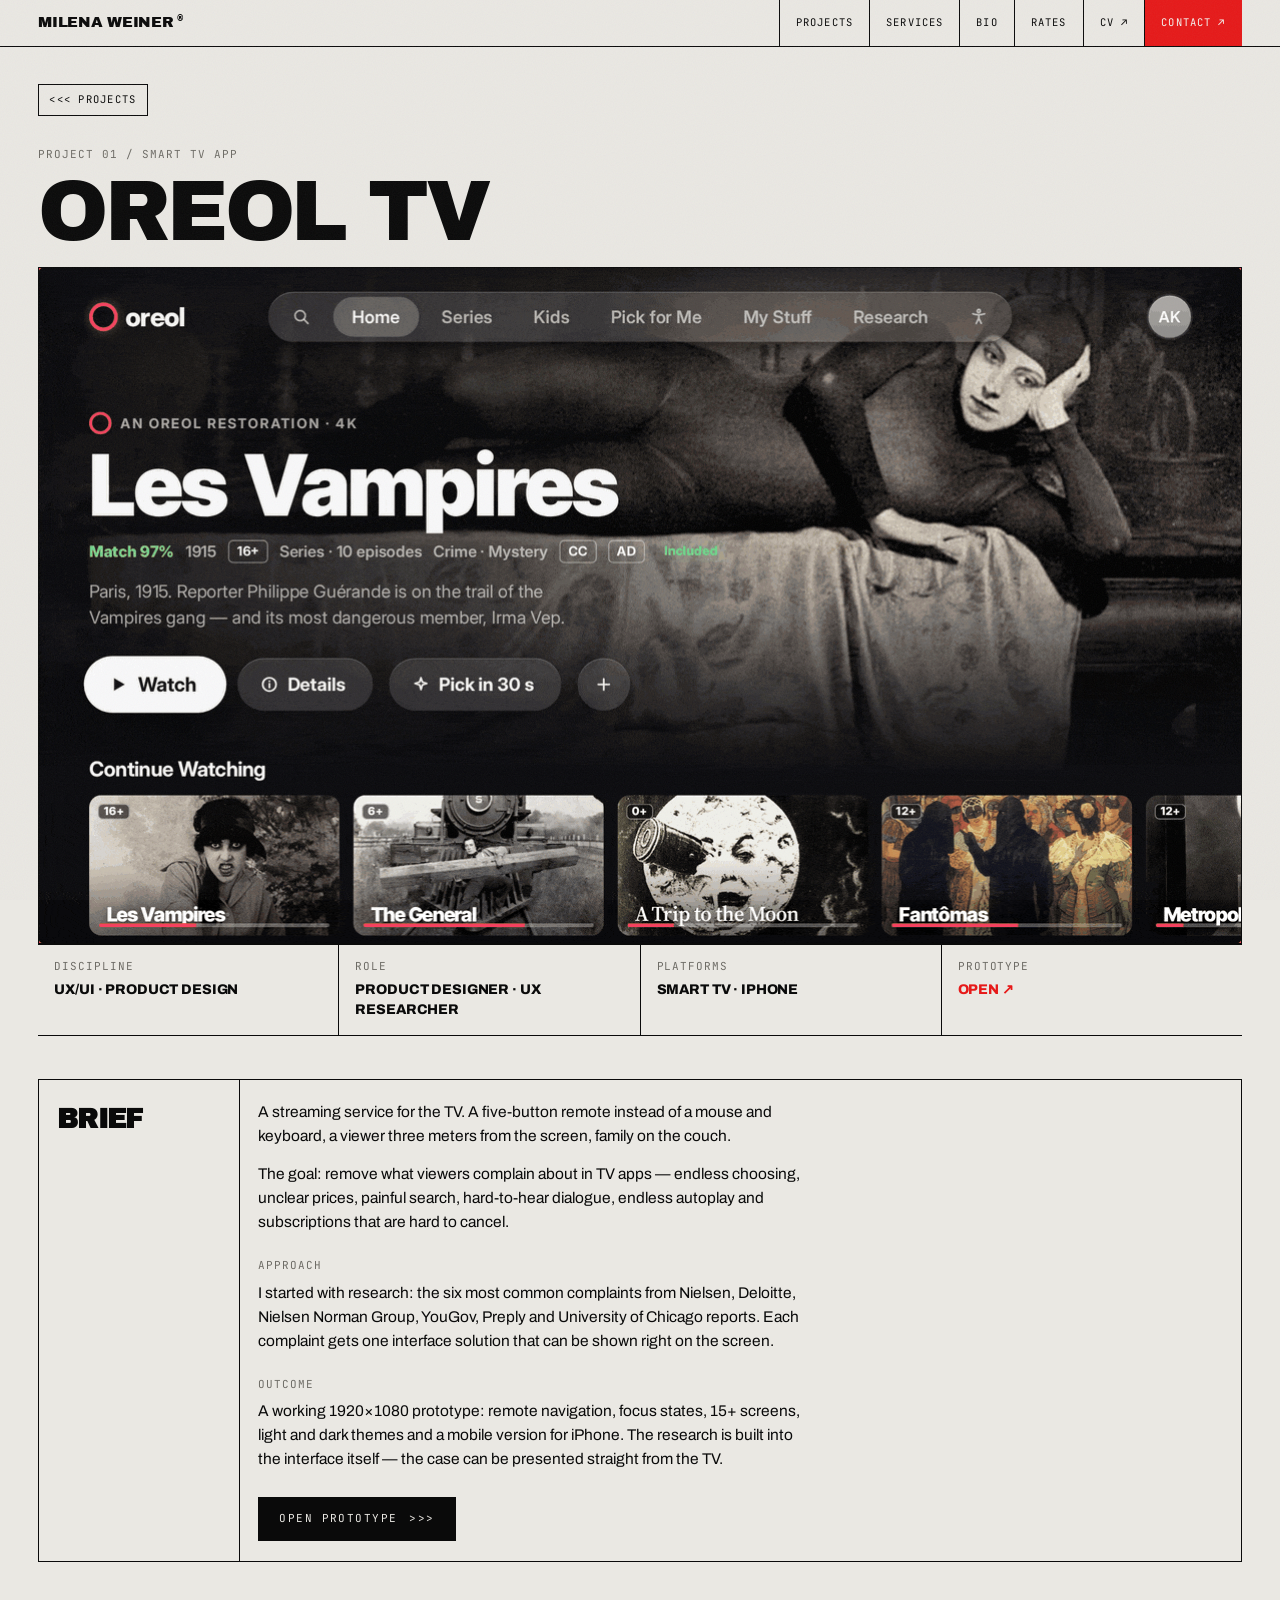
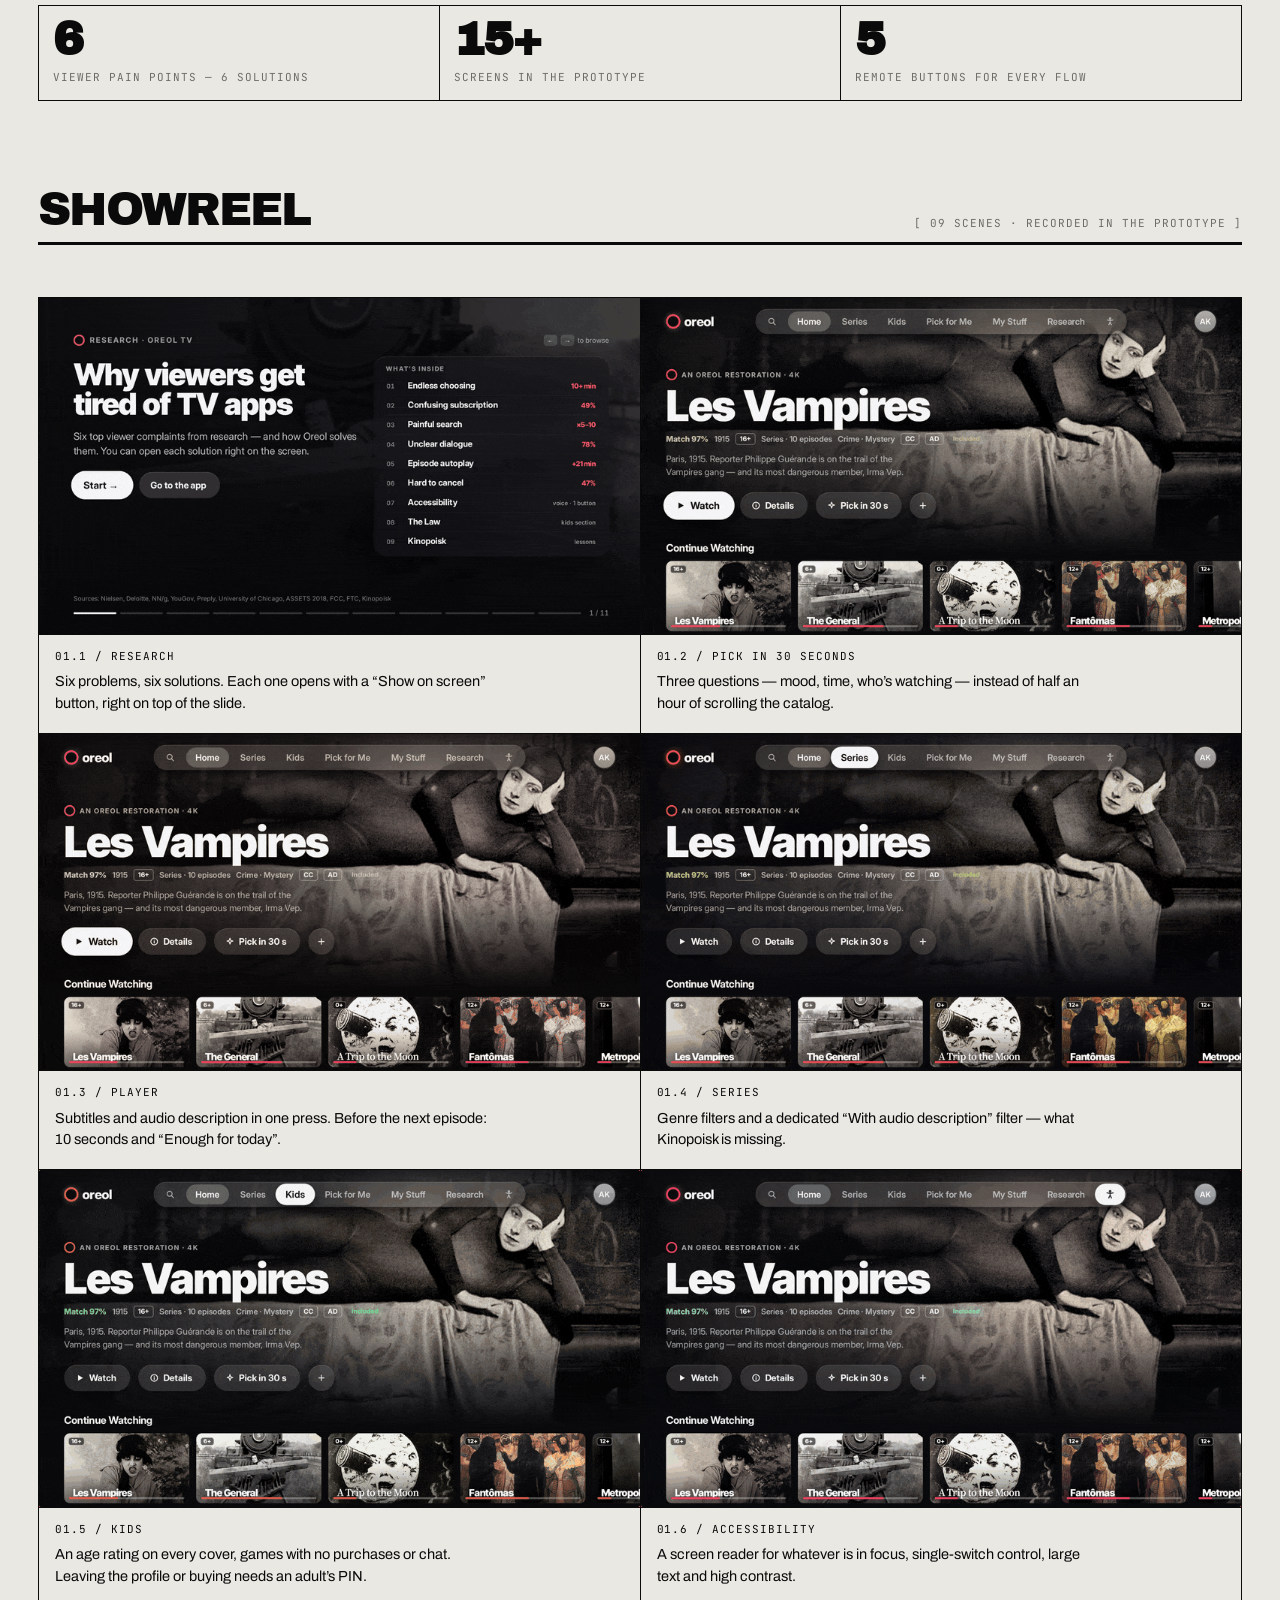
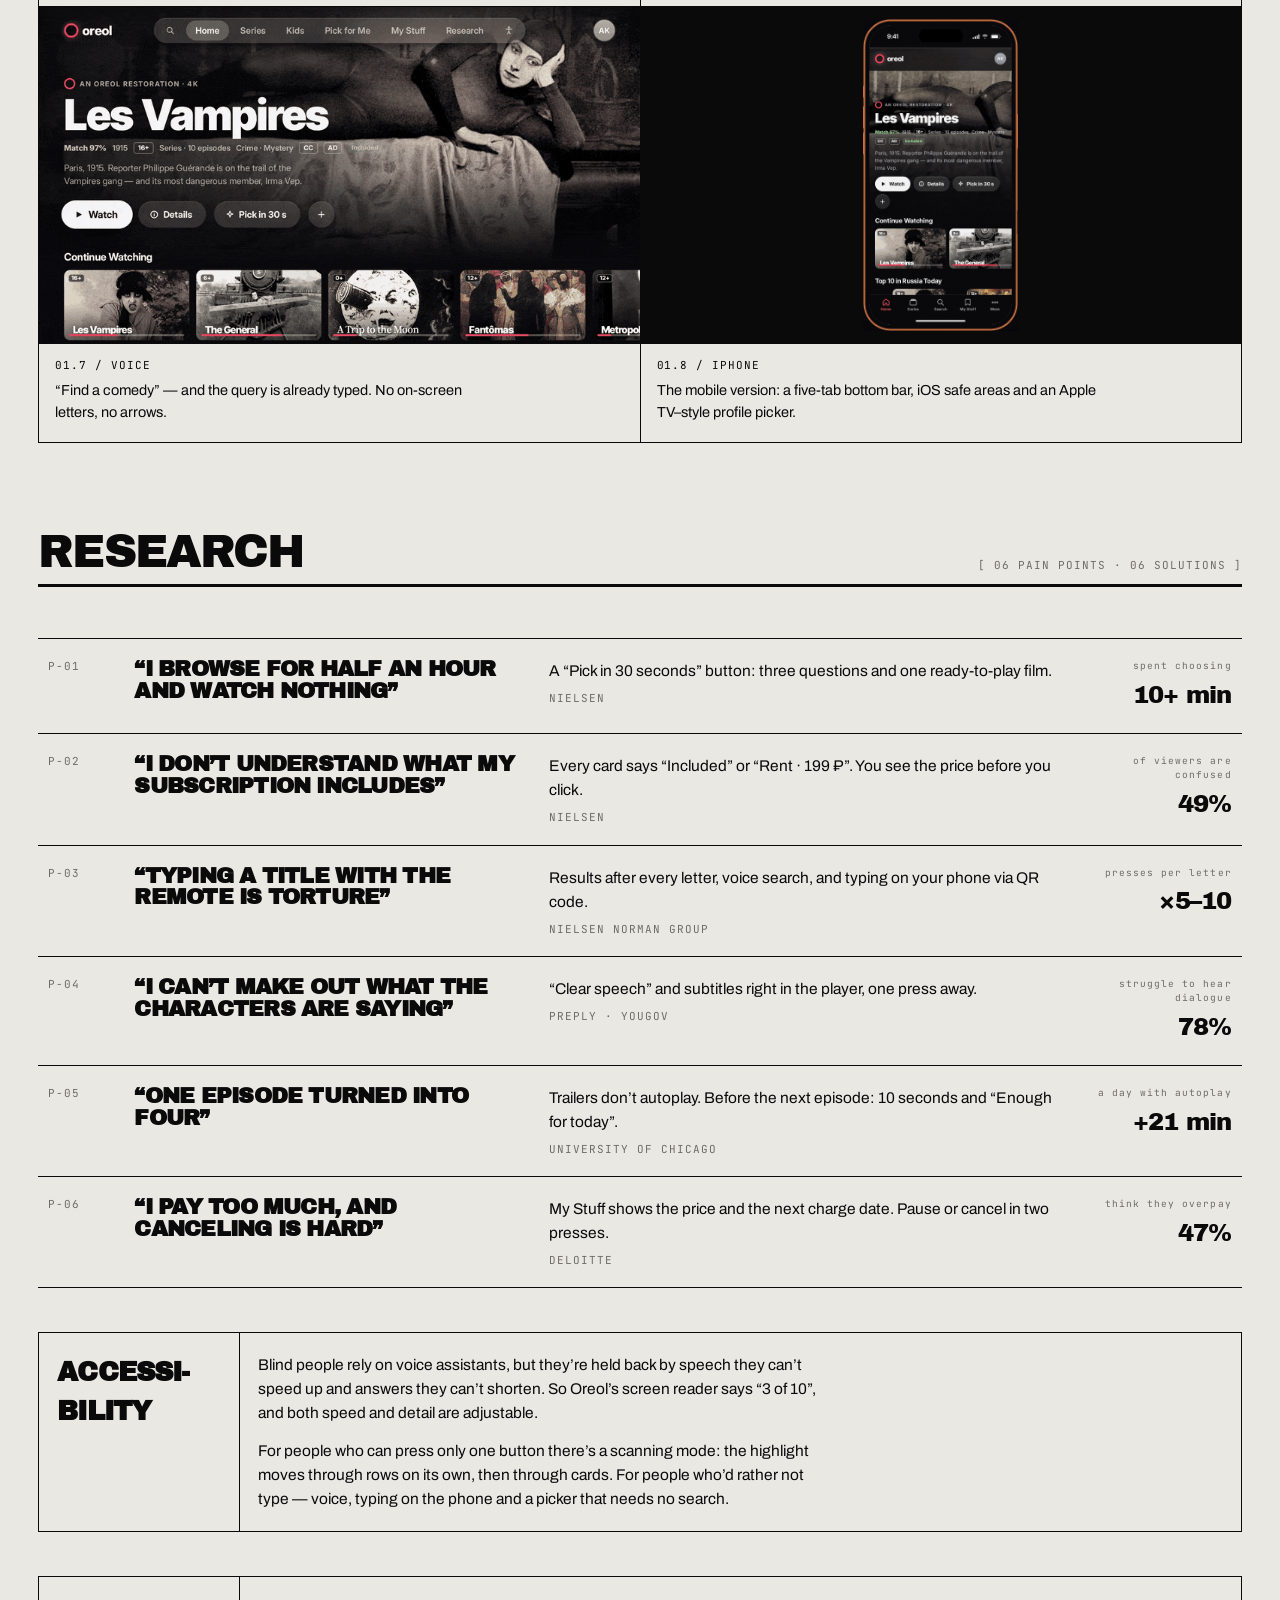
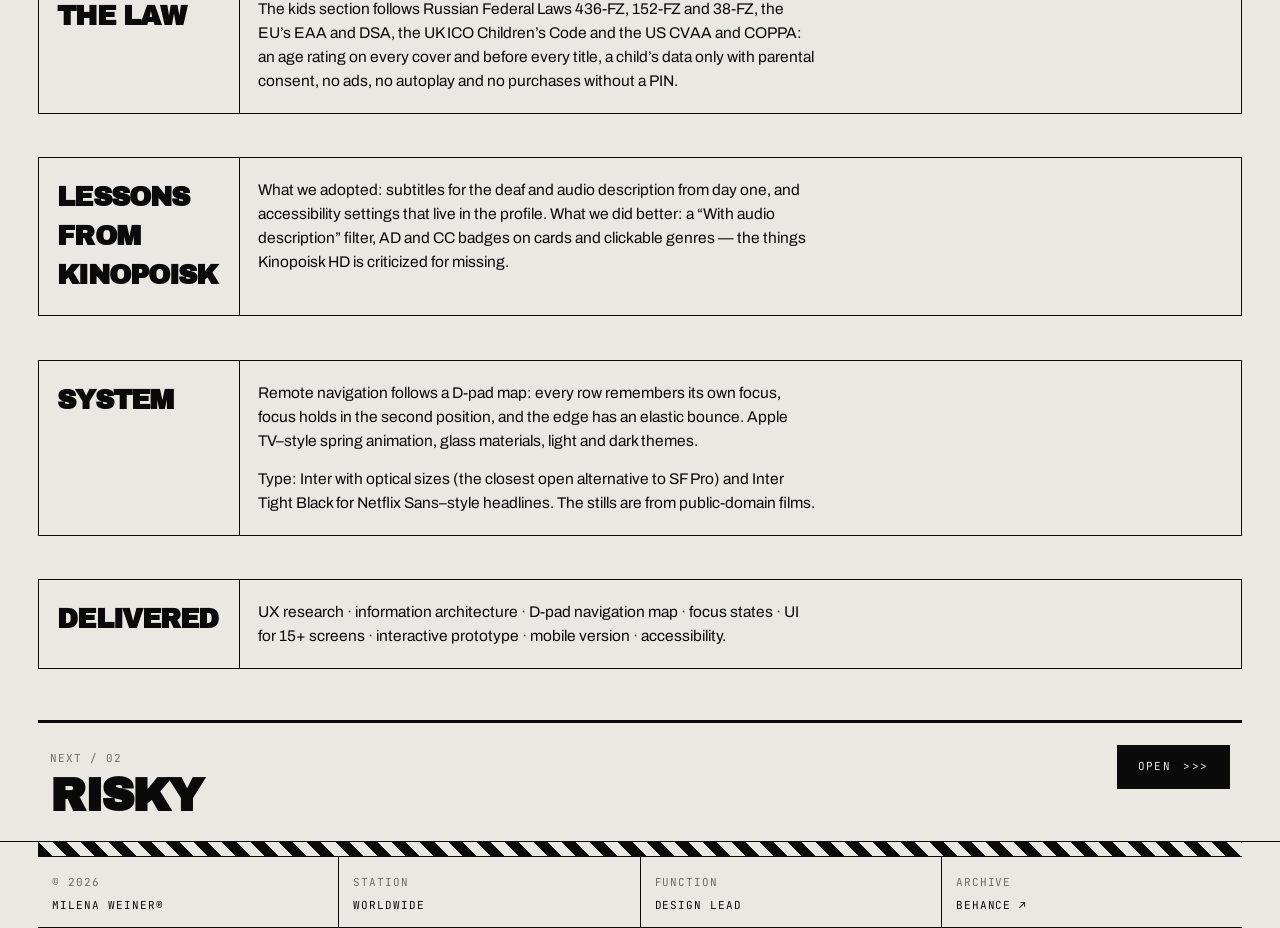
<file: oreol.html>
<!doctype html>
<html lang="en">
<head>
<meta charset="utf-8">
<meta name="viewport" content="width=device-width, initial-scale=1">
<title>Oreol TV — Smart TV App | Milena Weiner</title>
<meta name="description" content="UX/UI and product design for Oreol TV, a smart-TV streaming app: viewer pain-point research, remote-control navigation, accessibility, a kids profile and a mobile version.">
<meta name="author" content="Milena Weiner">
<meta name="google-site-verification" content="1wMAxs_Wx-2iP5OXnwNaprEbzg5AjEjdJr-w6uspoEs">
<meta name="theme-color" content="#EAE8E3">
<link rel="canonical" href="https://milenaweiner.github.io/oreol.html">

<meta property="og:type" content="article">
<meta property="og:url" content="https://milenaweiner.github.io/oreol.html">
<meta property="og:title" content="Oreol TV — Smart TV App | Milena Weiner">
<meta property="og:description" content="UX/UI and product design for a smart-TV streaming app: research, remote-control navigation, accessibility, a kids profile and a mobile version.">
<meta property="og:locale" content="en_GB">
<meta property="og:image" content="https://milenaweiner.github.io/images/oreol-cover.webp">
<meta property="og:image:width" content="1200">
<meta property="og:image:height" content="630">

<meta name="twitter:card" content="summary_large_image">
<meta name="twitter:title" content="Oreol TV — Smart TV App | Milena Weiner">
<meta name="twitter:description" content="UX/UI and product design for a smart-TV streaming app: research, remote-control navigation, accessibility, a kids profile and a mobile version.">
<meta name="twitter:image" content="https://milenaweiner.github.io/images/oreol-cover.webp">

<link rel="icon" href="favicon.svg" type="image/svg+xml">
<link rel="preconnect" href="https://fonts.googleapis.com">
<link rel="preconnect" href="https://fonts.gstatic.com" crossorigin>
<link rel="stylesheet" href="https://fonts.googleapis.com/css2?family=Archivo:wght@400;600;800;900&family=Archivo+Black&family=JetBrains+Mono:wght@400;500;700&display=swap">
<link rel="stylesheet" href="styles.css">

<script type="application/ld+json">
{
  "@context": "https://schema.org",
  "@type": "CreativeWork",
  "name": "Oreol TV — Smart TV App",
  "url": "https://milenaweiner.github.io/oreol.html",
  "creator": {
    "@type": "Person",
    "name": "Milena Weiner",
    "url": "https://milenaweiner.github.io/"
  },
  "image": "https://milenaweiner.github.io/images/oreol-cover.webp",
  "description": "UX/UI and product design for Oreol TV, a smart-TV streaming app: viewer pain-point research, remote-control navigation, accessibility, a kids profile and a mobile version.",
  "inLanguage": "en"
}
</script>
</head>
<body>
<div class="noise" aria-hidden="true"></div>

<a class="skip" href="#main">Skip to content</a>

<!-- ============================ TOPBAR ============================ -->
<header class="topbar">
  <div class="topbar-in">
    <a class="mark" href="index.html">Milena Weiner<sup>®</sup></a>
    <nav class="navset" aria-label="Sections">
      <a href="index.html#work">Projects</a>
      <a href="index.html#disciplines">Services</a>
      <a href="index.html#about">Bio</a>
      <a href="index.html#services">Rates</a>
      <a href="https://drive.google.com/file/d/1ZHvVQ1WQq3dRfctxnfuFkj0ukeLolPwN/view?usp=sharing" target="_blank" rel="noopener">CV ↗</a>
      <a class="hot" href="mailto:weinermilen@gmail.com?subject=Project%20enquiry">Contact ↗</a>
    </nav>
    <button class="burger" id="burger" aria-expanded="false">Menu</button>
  </div>
</header>
<div class="menu" id="menu">
  <a href="index.html#work">Projects</a>
  <a href="index.html#disciplines">Services</a>
  <a href="index.html#about">Bio</a>
  <a href="index.html#services">Rates</a>
  <a href="https://drive.google.com/file/d/1ZHvVQ1WQq3dRfctxnfuFkj0ukeLolPwN/view?usp=sharing" target="_blank" rel="noopener">CV</a>
  <a href="mailto:weinermilen@gmail.com?subject=Project%20enquiry">Contact</a>
</div>

<main id="main">

  <article class="rail case-top">
    <a class="back" href="index.html">&lt;&lt;&lt; Projects</a>

    <div class="case-title">
      <span class="mono dim">Project 01 / Smart TV App</span>
      <h1 class="macro t-xl" style="margin-top: 12px;">Oreol TV<span class="vh"> — Smart TV streaming app</span></h1>
    </div>

    <div class="plate case-plate-lead reel-lead">
      <picture><source media="(max-width: 600px)" srcset="media/oreol-home-m.gif" width="480" height="270"><img src="media/oreol-home.gif" width="1200" height="674" alt="Oreol TV home screen: remote focus moves across the cards, a card expands to show price and age rating" fetchpriority="high" decoding="async"></picture>
      <span class="plate-corner">FIG. 01.0</span>
    </div>

    <div class="spec">
      <div><span class="mono dim">Discipline</span><strong>UX/UI · Product Design</strong></div>
      <div><span class="mono dim">Role</span><strong>Product Designer · UX Researcher</strong></div>
      <div><span class="mono dim">Platforms</span><strong>Smart TV · iPhone</strong></div>
      <div><span class="mono dim">Prototype</span><strong><a href="oreol-app.html" class="red">Open ↗</a></strong></div>
    </div>

    <div class="case-split">
      <div><h2>Brief</h2></div>
      <div>
        <p class="copy">
          A streaming service for the TV. A five-button remote instead of a mouse and keyboard, a viewer three meters from the screen, family on the couch.
        </p>
        <p class="copy">
          The goal: remove what viewers complain about in TV apps — endless choosing, unclear prices, painful search, hard-to-hear dialogue, endless autoplay and subscriptions that are hard to cancel.
        </p>

        <p class="mono dim" style="margin-top: 24px;">Approach</p>
        <p class="copy" style="margin-top: 8px;">
          I started with research: the six most common complaints from Nielsen, Deloitte, Nielsen Norman Group, YouGov, Preply and University of Chicago reports. Each complaint gets one interface solution that can be shown right on the screen.
        </p>

        <p class="mono dim" style="margin-top: 24px;">Outcome</p>
        <p class="copy" style="margin-top: 8px;">
          A working 1920×1080 prototype: remote navigation, focus states, 15+ screens, light and dark themes and a mobile version for iPhone. The research is built into the interface itself — the case can be presented straight from the TV.
        </p>
        <a class="cta" href="oreol-app.html" style="margin-top: 26px;">Open prototype <span>&gt;&gt;&gt;</span></a>
      </div>
    </div>

    <div class="figs reel-figs">
      <div><b>6</b><span class="mono dim">Viewer pain points — 6 solutions</span></div>
      <div><b>15+</b><span class="mono dim">Screens in the prototype</span></div>
      <div><b>5</b><span class="mono dim">Remote buttons for every flow</span></div>
    </div>

    <!-- ---------------------- SHOWREEL ---------------------- -->
    <div class="sec-head reel-head rv">
      <h2 class="macro t-lg">Showreel</h2>
      <span class="mono dim">[ 09 scenes · Recorded in the prototype ]</span>
    </div>

    <div class="reel rv">
      <figure class="reel-item">
        <div class="plate"><picture><source media="(max-width: 600px)" srcset="media/oreol-research-m.gif" width="480" height="270"><img src="media/oreol-research.gif" width="800" height="450" alt="Research slides inside the TV: the problem, the number and the solution with a “Show on screen” button" loading="lazy" decoding="async"></picture><span class="plate-corner">FIG. 01.1</span></div>
        <figcaption><span class="mono">01.1 / Research</span><p>Six problems, six solutions. Each one opens with a “Show on screen” button, right on top of the slide.</p></figcaption>
      </figure>
      <figure class="reel-item">
        <div class="plate"><picture><source media="(max-width: 600px)" srcset="media/oreol-picker-m.gif" width="480" height="270"><img src="media/oreol-picker.gif" width="800" height="450" alt="Picking a film in 30 seconds: three questions with the remote and one ready suggestion" loading="lazy" decoding="async"></picture><span class="plate-corner">FIG. 01.2</span></div>
        <figcaption><span class="mono">01.2 / Pick in 30 seconds</span><p>Three questions — mood, time, who’s watching — instead of half an hour of scrolling the catalog.</p></figcaption>
      </figure>
      <figure class="reel-item">
        <div class="plate"><picture><source media="(max-width: 600px)" srcset="media/oreol-player-m.gif" width="480" height="270"><img src="media/oreol-player.gif" width="800" height="450" alt="Player: subtitles and audio description in one press, next-episode card with an “Enough for today” button" loading="lazy" decoding="async"></picture><span class="plate-corner">FIG. 01.3</span></div>
        <figcaption><span class="mono">01.3 / Player</span><p>Subtitles and audio description in one press. Before the next episode: 10 seconds and “Enough for today”.</p></figcaption>
      </figure>
      <figure class="reel-item">
        <div class="plate"><picture><source media="(max-width: 600px)" srcset="media/oreol-shows-m.gif" width="480" height="270"><img src="media/oreol-shows.gif" width="800" height="450" alt="Series section: series of the week, genre filters and a “With audio description” filter" loading="lazy" decoding="async"></picture><span class="plate-corner">FIG. 01.4</span></div>
        <figcaption><span class="mono">01.4 / Series</span><p>Genre filters and a dedicated “With audio description” filter — what Kinopoisk is missing.</p></figcaption>
      </figure>
      <figure class="reel-item">
        <div class="plate"><picture><source media="(max-width: 600px)" srcset="media/oreol-kids-m.gif" width="480" height="270"><img src="media/oreol-kids.gif" width="800" height="450" alt="Kids profile: age ratings, games with no purchases and PIN-protected parental settings" loading="lazy" decoding="async"></picture><span class="plate-corner">FIG. 01.5</span></div>
        <figcaption><span class="mono">01.5 / Kids</span><p>An age rating on every cover, games with no purchases or chat. Leaving the profile or buying needs an adult’s PIN.</p></figcaption>
      </figure>
      <figure class="reel-item">
        <div class="plate"><picture><source media="(max-width: 600px)" srcset="media/oreol-a11y-m.gif" width="480" height="270"><img src="media/oreol-a11y.gif" width="800" height="450" alt="Accessibility screen: screen reader and single-switch control with automatic highlighting" loading="lazy" decoding="async"></picture><span class="plate-corner">FIG. 01.6</span></div>
        <figcaption><span class="mono">01.6 / Accessibility</span><p>A screen reader for whatever is in focus, single-switch control, large text and high contrast.</p></figcaption>
      </figure>
      <figure class="reel-item">
        <div class="plate"><picture><source media="(max-width: 600px)" srcset="media/oreol-voice-m.gif" width="480" height="270"><img src="media/oreol-voice.gif" width="800" height="450" alt="Voice commands: “Find a comedy” opens search with the query filled in" loading="lazy" decoding="async"></picture><span class="plate-corner">FIG. 01.7</span></div>
        <figcaption><span class="mono">01.7 / Voice</span><p>“Find a comedy” — and the query is already typed. No on-screen letters, no arrows.</p></figcaption>
      </figure>
      <figure class="reel-item reel-phone">
        <div class="plate"><picture><source media="(max-width: 600px)" srcset="media/oreol-phone-m.gif" width="240" height="482"><img src="media/oreol-phone.gif" width="360" height="724" alt="Mobile version on iPhone 17 Pro: bottom tab bar, the More section and the profile picker" loading="lazy" decoding="async"></picture><span class="plate-corner">FIG. 01.8</span></div>
        <figcaption><span class="mono">01.8 / iPhone</span><p>The mobile version: a five-tab bottom bar, iOS safe areas and an Apple TV–style profile picker.</p></figcaption>
      </figure>
    </div>

    <!-- ---------------------- RESEARCH ---------------------- -->
    <div class="sec-head reel-head rv">
      <h2 class="macro t-lg">Research</h2>
      <span class="mono dim">[ 06 pain points · 06 solutions ]</span>
    </div>

    <div class="svc-table pains rv">
      <div class="svc-row">
        <span class="mono dim">P-01</span>
        <h3>“I browse for half an hour and watch nothing”</h3>
        <p class="copy desc">A “Pick in 30 seconds” button: three questions and one ready-to-play film. <span class="mono dim">Nielsen</span></p>
        <div class="price"><small>spent choosing</small>10+ min</div>
      </div>
      <div class="svc-row">
        <span class="mono dim">P-02</span>
        <h3>“I don’t understand what my subscription includes”</h3>
        <p class="copy desc">Every card says “Included” or “Rent · 199 ₽”. You see the price before you click. <span class="mono dim">Nielsen</span></p>
        <div class="price"><small>of viewers are confused</small>49%</div>
      </div>
      <div class="svc-row">
        <span class="mono dim">P-03</span>
        <h3>“Typing a title with the remote is torture”</h3>
        <p class="copy desc">Results after every letter, voice search, and typing on your phone via QR code. <span class="mono dim">Nielsen Norman Group</span></p>
        <div class="price"><small>presses per letter</small>×5–10</div>
      </div>
      <div class="svc-row">
        <span class="mono dim">P-04</span>
        <h3>“I can’t make out what the characters are saying”</h3>
        <p class="copy desc">“Clear speech” and subtitles right in the player, one press away. <span class="mono dim">Preply · YouGov</span></p>
        <div class="price"><small>struggle to hear dialogue</small>78%</div>
      </div>
      <div class="svc-row">
        <span class="mono dim">P-05</span>
        <h3>“One episode turned into four”</h3>
        <p class="copy desc">Trailers don’t autoplay. Before the next episode: 10 seconds and “Enough for today”. <span class="mono dim">University of Chicago</span></p>
        <div class="price"><small>a day with autoplay</small>+21 min</div>
      </div>
      <div class="svc-row">
        <span class="mono dim">P-06</span>
        <h3>“I pay too much, and canceling is hard”</h3>
        <p class="copy desc">My Stuff shows the price and the next charge date. Pause or cancel in two presses. <span class="mono dim">Deloitte</span></p>
        <div class="price"><small>think they overpay</small>47%</div>
      </div>
    </div>

    <div class="case-split">
      <div><h2>Accessi&shy;bility</h2></div>
      <div>
        <p class="copy">
          Blind people rely on voice assistants, but they’re held back by speech they can’t speed up and answers they can’t shorten. So Oreol’s screen reader says “3 of 10”, and both speed and detail are adjustable.
        </p>
        <p class="copy">
          For people who can press only one button there’s a scanning mode: the highlight moves through rows on its own, then through cards. For people who’d rather not type — voice, typing on the phone and a picker that needs no search.
        </p>
      </div>
    </div>

    <div class="case-split">
      <div><h2>The Law</h2></div>
      <div>
        <p class="copy">
          The kids section follows Russian Federal Laws 436-FZ, 152-FZ and 38-FZ, the EU’s EAA and DSA, the UK ICO Children’s Code and the US CVAA and COPPA: an age rating on every cover and before every title, a child’s data only with parental consent, no ads, no autoplay and no purchases without a PIN.
        </p>
      </div>
    </div>

    <div class="case-split">
      <div><h2>Lessons from Kinopoisk</h2></div>
      <div>
        <p class="copy">
          What we adopted: subtitles for the deaf and audio description from day one, and accessibility settings that live in the profile. What we did better: a “With audio description” filter, AD and CC badges on cards and clickable genres — the things Kinopoisk HD is criticized for missing.
        </p>
      </div>
    </div>

    <div class="case-split">
      <div><h2>System</h2></div>
      <div>
        <p class="copy">
          Remote navigation follows a D-pad map: every row remembers its own focus, focus holds in the second position, and the edge has an elastic bounce. Apple TV–style spring animation, glass materials, light and dark themes.
        </p>
        <p class="copy">
          Type: Inter with optical sizes (the closest open alternative to SF Pro) and Inter Tight Black for Netflix Sans–style headlines. The stills are from public-domain films.
        </p>
      </div>
    </div>

    <div class="case-split">
      <div><h2>Delivered</h2></div>
      <div><p class="copy">
          UX research · information architecture · D-pad navigation map · focus states · UI for 15+ screens · interactive prototype · mobile version · accessibility.
        </p></div>
    </div>

    <div class="nextbar">
      <div>
        <span class="mono dim">Next / 02</span>
        <h3>Risky</h3>
      </div>
      <a class="cta" href="risky.html">Open <span>&gt;&gt;&gt;</span></a>
    </div>
  </article>
</main>

<footer>
  <div class="rail">
    <div class="stripes"></div>
  </div>
  <div class="rail">
    <div class="foot-grid">
      <div><span class="mono dim">© 2026</span><br><span class="mono">Milena Weiner®</span></div>
      <div><span class="mono dim">Station</span><br><span class="mono">Worldwide</span></div>
      <div><span class="mono dim">Function</span><br><span class="mono">Design Lead</span></div>
      <div><span class="mono dim">Archive</span><br><a class="mono" href="https://www.behance.net/MilenaSharee9d" target="_blank" rel="noopener">Behance ↗</a></div>
    </div>
  </div>
</footer>
<script src="script.js" defer></script>
</body>
</html>
</file>
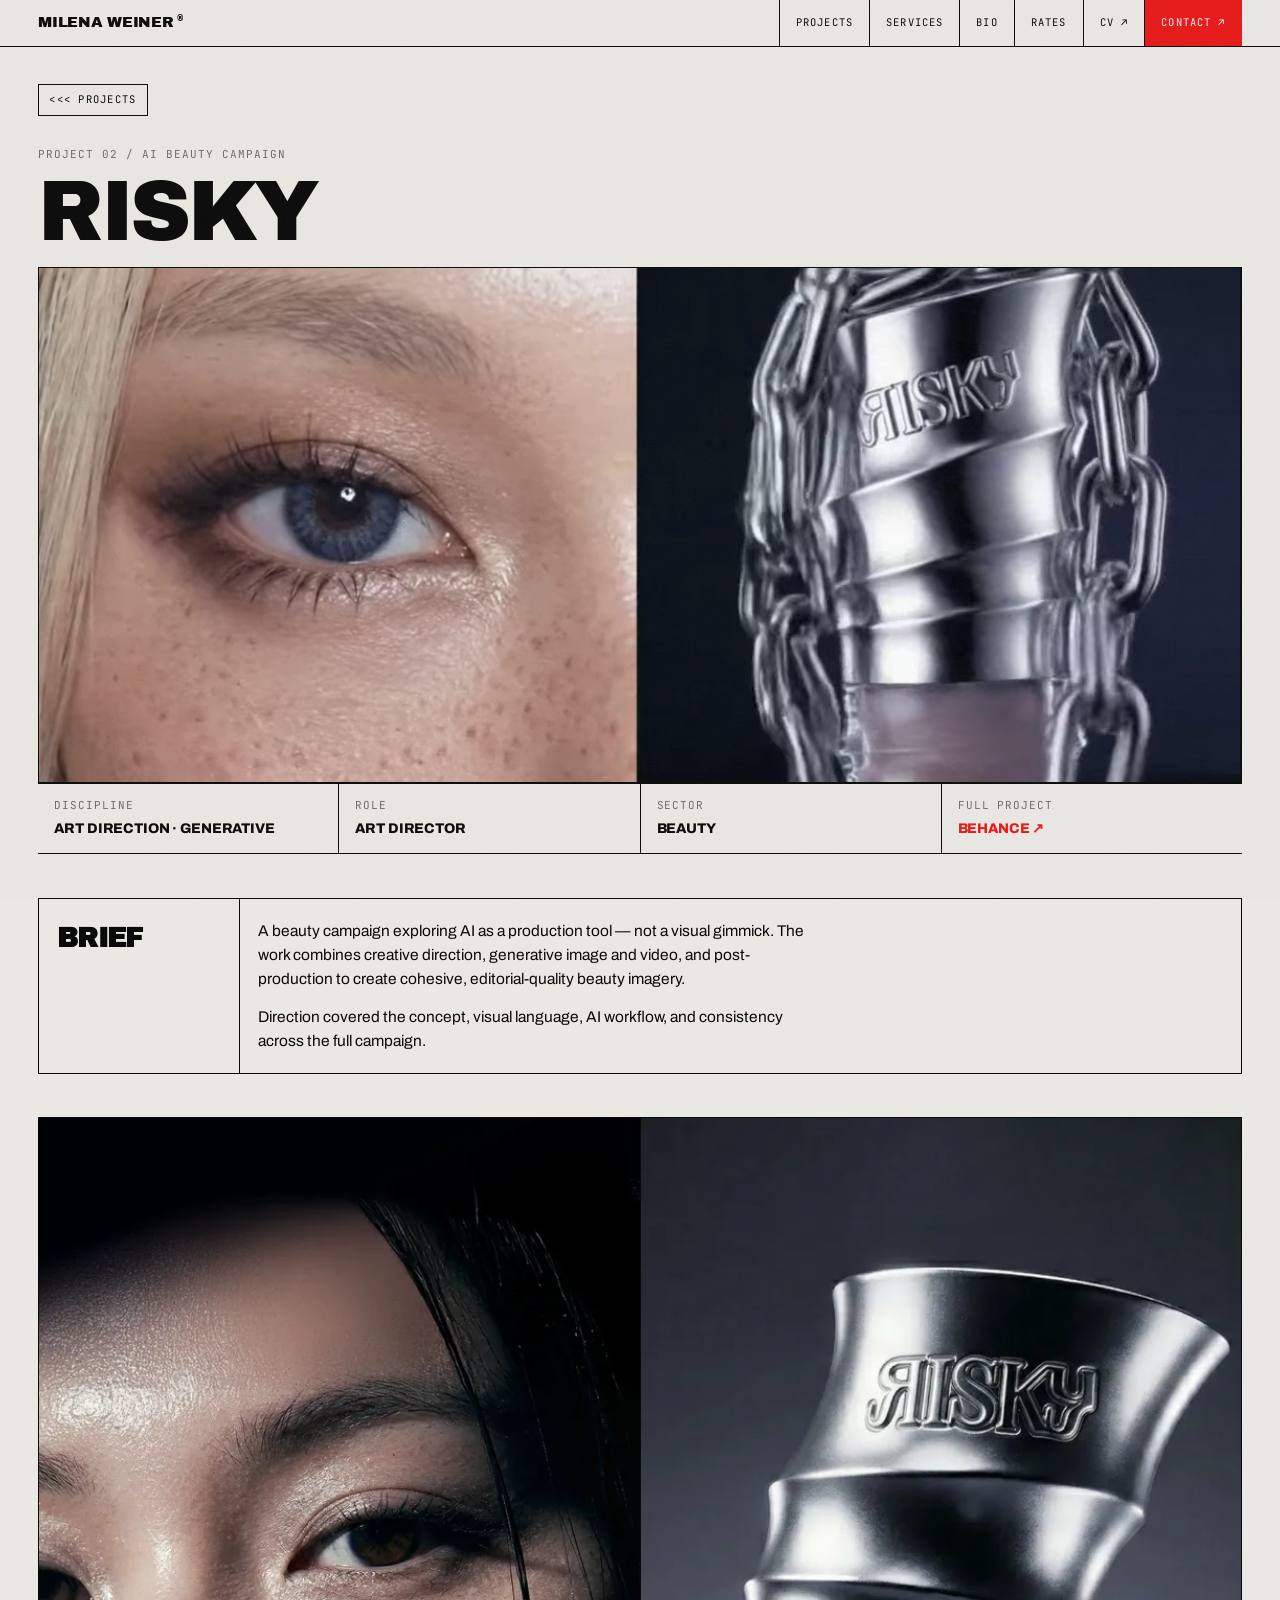
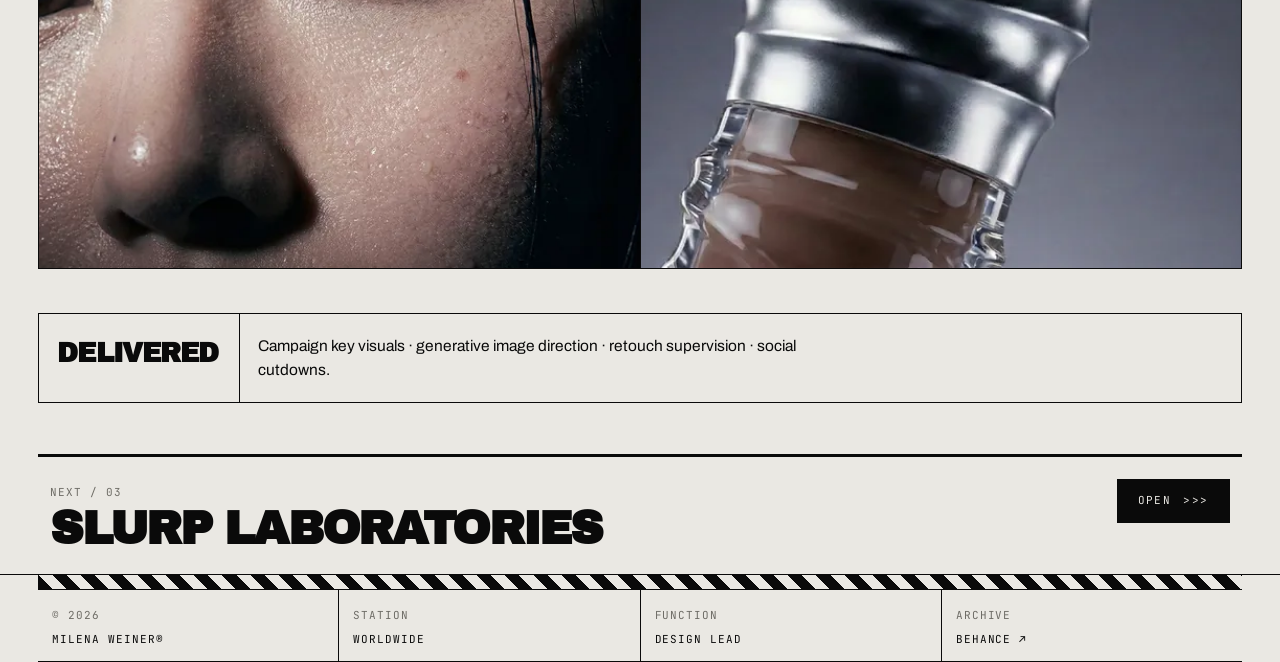
<file: risky.html>
<!doctype html>
<html lang="en">
<head>
<meta charset="utf-8">
<meta name="viewport" content="width=device-width, initial-scale=1">
<title>RISKY — AI Beauty Campaign | Milena Weiner</title>
<meta name="description" content="A beauty campaign exploring AI as a production tool: creative direction, generative image and video, and post-production for editorial beauty imagery.">
<meta name="author" content="Milena Weiner">
<meta name="google-site-verification" content="1wMAxs_Wx-2iP5OXnwNaprEbzg5AjEjdJr-w6uspoEs">
<meta name="theme-color" content="#EAE8E3">
<link rel="canonical" href="https://milenaweiner.github.io/risky.html">

<meta property="og:type" content="article">
<meta property="og:url" content="https://milenaweiner.github.io/risky.html">
<meta property="og:title" content="RISKY — AI Beauty Campaign | Milena Weiner">
<meta property="og:description" content="A beauty campaign exploring AI as a production tool: creative direction, generative image and video, and post-production for editorial beauty imagery.">
<meta property="og:locale" content="en_GB">
<meta property="og:image" content="https://milenaweiner.github.io/media/risky-chain-poster.webp">
<meta property="og:image:width" content="1200">
<meta property="og:image:height" content="630">

<meta name="twitter:card" content="summary_large_image">
<meta name="twitter:title" content="RISKY — AI Beauty Campaign | Milena Weiner">
<meta name="twitter:description" content="A beauty campaign exploring AI as a production tool: creative direction, generative image and video, and post-production for editorial beauty imagery.">
<meta name="twitter:image" content="https://milenaweiner.github.io/media/risky-chain-poster.webp">

<link rel="icon" href="favicon.svg" type="image/svg+xml">
<link rel="preconnect" href="https://fonts.googleapis.com">
<link rel="preconnect" href="https://fonts.gstatic.com" crossorigin>
<link rel="stylesheet" href="https://fonts.googleapis.com/css2?family=Archivo:wght@400;600;800;900&family=Archivo+Black&family=JetBrains+Mono:wght@400;500;700&display=swap">
<link rel="stylesheet" href="styles.css">

<script type="application/ld+json">
{
  "@context": "https://schema.org",
  "@type": "CreativeWork",
  "name": "RISKY — AI Beauty Campaign",
  "url": "https://milenaweiner.github.io/risky.html",
  "creator": {
    "@type": "Person",
    "name": "Milena Weiner",
    "url": "https://milenaweiner.github.io/"
  },
  "sameAs": "https://www.behance.net/gallery/250103405/RISKY-AI-Beauty-Campaign",
  "image": "https://milenaweiner.github.io/media/risky-chain-poster.webp",
  "description": "A beauty campaign exploring AI as a production tool: creative direction, generative image and video, and post-production for editorial beauty imagery."
}
</script>
</head>
<body>
<div class="noise" aria-hidden="true"></div>

<a class="skip" href="#main">Skip to content</a>

<!-- ============================ TOPBAR ============================ -->
<header class="topbar">
  <div class="topbar-in">
    <a class="mark" href="index.html">Milena Weiner<sup>®</sup></a>
    <nav class="navset" aria-label="Sections">
      <a href="index.html#work">Projects</a>
      <a href="index.html#disciplines">Services</a>
      <a href="index.html#about">Bio</a>
      <a href="index.html#services">Rates</a>
      <a href="https://drive.google.com/file/d/1ZHvVQ1WQq3dRfctxnfuFkj0ukeLolPwN/view?usp=sharing" target="_blank" rel="noopener">CV ↗</a>
      <a class="hot" href="mailto:weinermilen@gmail.com?subject=Project%20enquiry">Contact ↗</a>
    </nav>
    <button class="burger" id="burger" aria-expanded="false">Menu</button>
  </div>
</header>
<div class="menu" id="menu">
  <a href="index.html#work">Projects</a>
  <a href="index.html#disciplines">Services</a>
  <a href="index.html#about">Bio</a>
  <a href="index.html#services">Rates</a>
  <a href="https://drive.google.com/file/d/1ZHvVQ1WQq3dRfctxnfuFkj0ukeLolPwN/view?usp=sharing" target="_blank" rel="noopener">CV</a>
  <a href="mailto:weinermilen@gmail.com?subject=Project%20enquiry">Contact</a>
</div>

<a class="skip" href="#main">Skip to content</a>

<main id="main">

  <article class="rail case-top">
    <a class="back" href="index.html">&lt;&lt;&lt; Projects</a>

    <div class="case-title">
      <span class="mono dim">Project 02 / AI Beauty Campaign</span>
      <h1 class="macro t-xl" style="margin-top: 12px;">Risky<span class="vh"> — AI Beauty Campaign</span></h1>
    </div>

    <div class="plate case-plate-lead">
      <video poster="media/risky-chain-poster.webp" autoplay muted loop playsinline preload="metadata" aria-label="RISKY campaign loop: a close-up eye beside the chained chrome RISKY bottle"><source src="media/risky-chain.mp4" type="video/mp4"><source src="media/risky-chain.webm" type="video/webm"></video>
      <span class="plate-corner">FIG. 01.0</span>
    </div>

    <div class="spec" style="margin-top: 0;">
      <div><span class="mono dim">Discipline</span><strong>Art direction · Generative</strong></div>
      <div><span class="mono dim">Role</span><strong>Art Director</strong></div>
      <div><span class="mono dim">Sector</span><strong>Beauty</strong></div>
      <div><span class="mono dim">Full project</span><strong><a href="https://www.behance.net/gallery/250103405/RISKY-AI-Beauty-Campaign" target="_blank" rel="noopener" class="red">Behance ↗</a></strong></div>
    </div>

    <div class="case-split">
      <div><h2>Brief</h2></div>
      <div>
        <p class="copy">
          A beauty campaign exploring AI as a production tool — not a visual gimmick.
          The work combines creative direction, generative image and video, and
          post-production to create cohesive, editorial-quality beauty imagery.
        </p>
        <p class="copy">
          Direction covered the concept, visual language, AI workflow, and consistency
          across the full campaign.
        </p>
      </div>
    </div>

    <div class="pair">
      <div class="plate"><img src="images/risky-skin.webp" width="1100" height="717" alt="Beauty close-up: wet, luminous skin lit from the side" loading="lazy" decoding="async"><span class="plate-corner">FIG. 01.1</span></div>
      <div class="plate"><img src="images/risky-cap.webp" width="1100" height="717" alt="Chrome RISKY bottle collar rendered in CGI" loading="lazy" decoding="async"><span class="plate-corner">FIG. 01.2</span></div>
    </div>

    <div class="case-split">
      <div><h2>Delivered</h2></div>
      <div><p class="copy">Campaign key visuals · generative image direction · retouch supervision · social cutdowns.</p></div>
    </div>

    <div class="nextbar">
      <div>
        <span class="mono dim">Next / 03</span>
        <h3>Slurp Laboratories</h3>
      </div>
      <a class="cta" href="slurp.html">Open <span>&gt;&gt;&gt;</span></a>
    </div>
  </article>
</div>

<!-- ============================ CASE: SLURP ============================ -->
</main>

<footer>
  <div class="rail">
    <div class="stripes"></div>
  </div>
  <div class="rail">
    <div class="foot-grid">
      <div><span class="mono dim">© 2026</span><br><span class="mono">Milena Weiner®</span></div>
      <div><span class="mono dim">Station</span><br><span class="mono">Worldwide</span></div>
      <div><span class="mono dim">Function</span><br><span class="mono">Design Lead</span></div>
      <div><span class="mono dim">Archive</span><br><a class="mono" href="https://www.behance.net/MilenaSharee9d" target="_blank" rel="noopener">Behance ↗</a></div>
    </div>
  </div>
</footer>
<script src="script.js" defer></script>
</body>
</html>
</file>
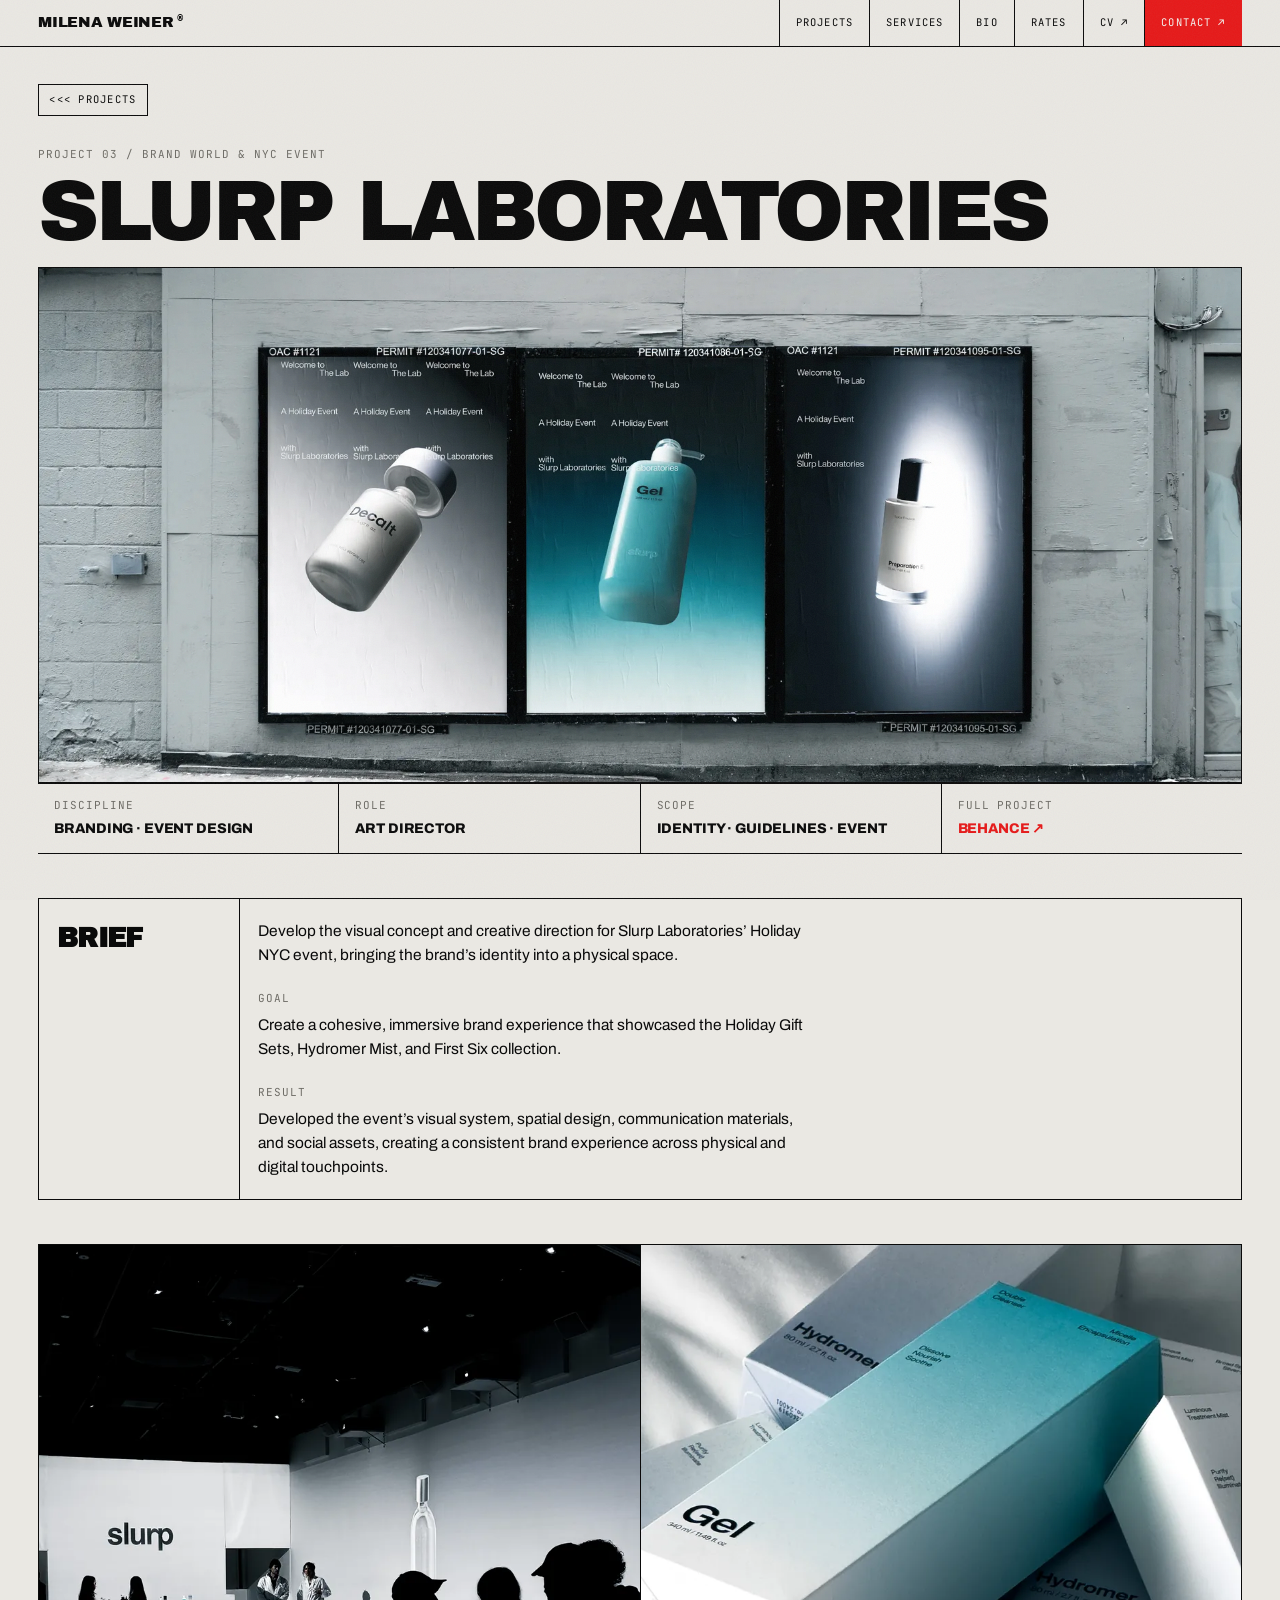
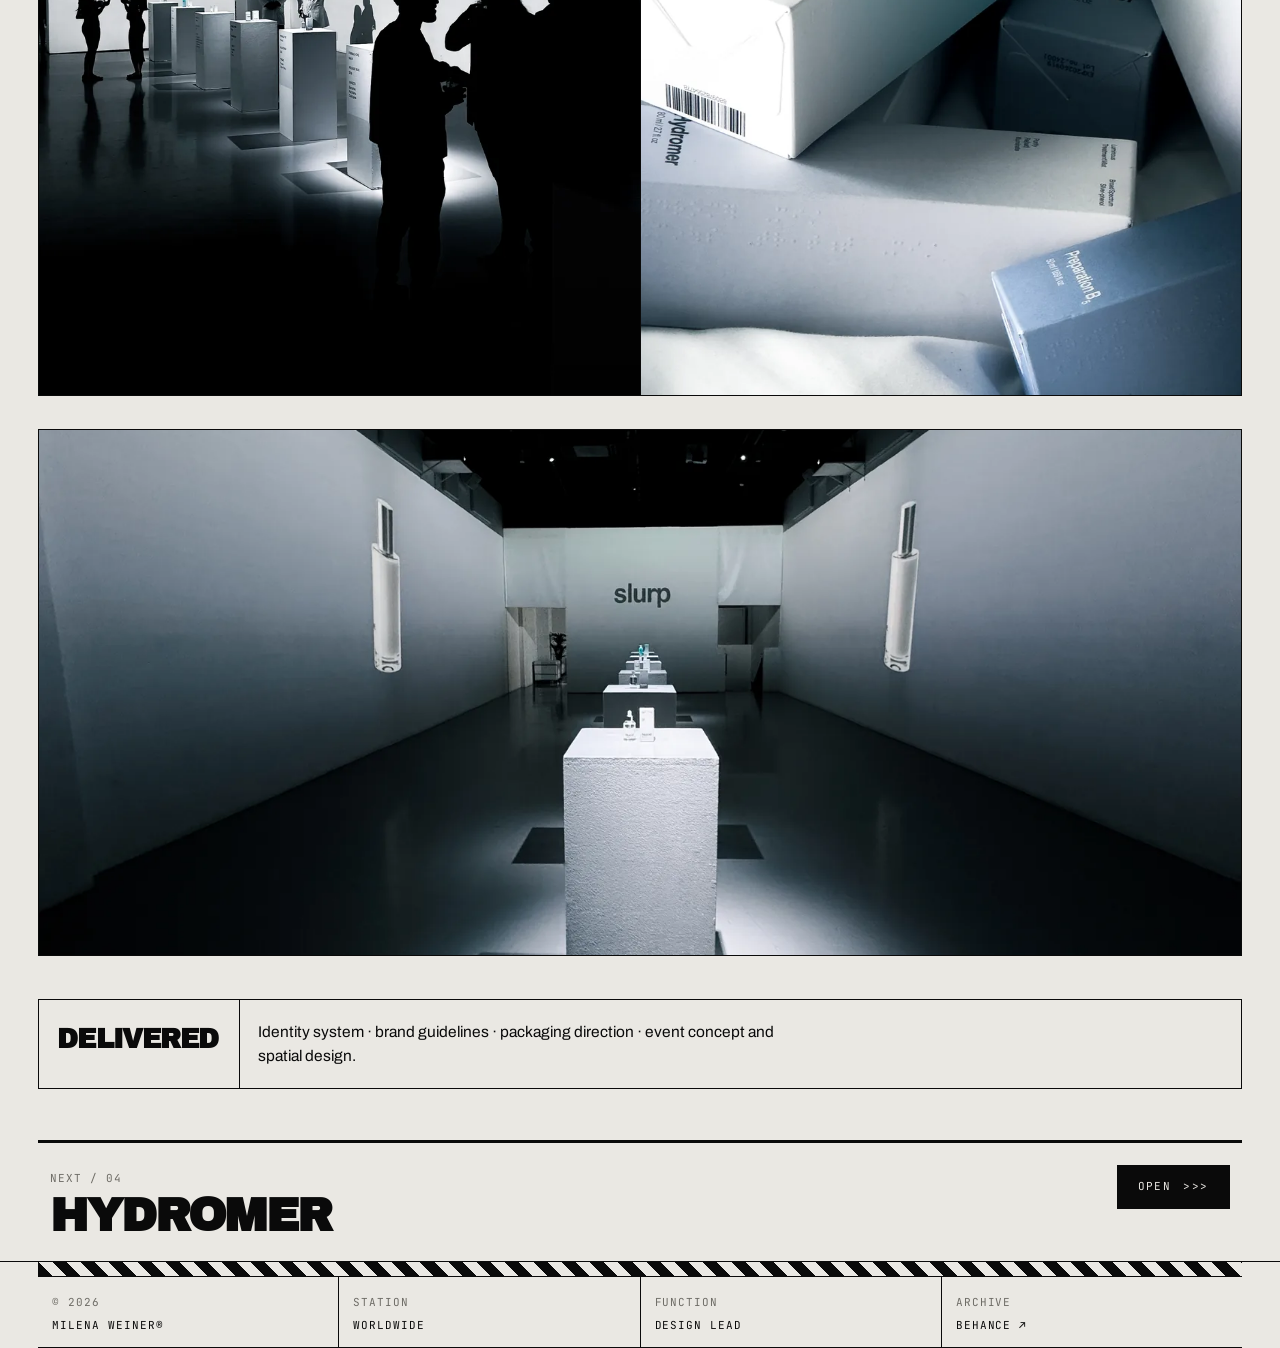
<file: slurp.html>
<!doctype html>
<html lang="en">
<head>
<meta charset="utf-8">
<meta name="viewport" content="width=device-width, initial-scale=1">
<title>Slurp Laboratories — Brand World &amp; NYC Event | Milena Weiner</title>
<meta name="description" content="Visual concept and creative direction for the Slurp Laboratories Holiday NYC event: identity, spatial design, communication materials and social assets.">
<meta name="author" content="Milena Weiner">
<meta name="google-site-verification" content="1wMAxs_Wx-2iP5OXnwNaprEbzg5AjEjdJr-w6uspoEs">
<meta name="theme-color" content="#EAE8E3">
<link rel="canonical" href="https://milenaweiner.github.io/slurp.html">

<meta property="og:type" content="article">
<meta property="og:url" content="https://milenaweiner.github.io/slurp.html">
<meta property="og:title" content="Slurp Laboratories — Brand World &amp; NYC Event | Milena Weiner">
<meta property="og:description" content="Visual concept and creative direction for the Slurp Laboratories Holiday NYC event: identity, spatial design, communication materials and social assets.">
<meta property="og:locale" content="en_GB">
<meta property="og:image" content="https://milenaweiner.github.io/images/slurp-posters.webp">
<meta property="og:image:width" content="1200">
<meta property="og:image:height" content="630">

<meta name="twitter:card" content="summary_large_image">
<meta name="twitter:title" content="Slurp Laboratories — Brand World &amp; NYC Event | Milena Weiner">
<meta name="twitter:description" content="Visual concept and creative direction for the Slurp Laboratories Holiday NYC event: identity, spatial design, communication materials and social assets.">
<meta name="twitter:image" content="https://milenaweiner.github.io/images/slurp-posters.webp">

<link rel="icon" href="favicon.svg" type="image/svg+xml">
<link rel="preconnect" href="https://fonts.googleapis.com">
<link rel="preconnect" href="https://fonts.gstatic.com" crossorigin>
<link rel="stylesheet" href="https://fonts.googleapis.com/css2?family=Archivo:wght@400;600;800;900&family=Archivo+Black&family=JetBrains+Mono:wght@400;500;700&display=swap">
<link rel="stylesheet" href="styles.css">

<script type="application/ld+json">
{
  "@context": "https://schema.org",
  "@type": "CreativeWork",
  "name": "Slurp Laboratories x Holiday NYC Event",
  "url": "https://milenaweiner.github.io/slurp.html",
  "creator": {
    "@type": "Person",
    "name": "Milena Weiner",
    "url": "https://milenaweiner.github.io/"
  },
  "sameAs": "https://www.behance.net/gallery/215852923/Slurp-Laboratories-x-Holiday-NYC-Event",
  "image": "https://milenaweiner.github.io/images/slurp-posters.webp",
  "description": "Visual concept and creative direction for the Slurp Laboratories Holiday NYC event: identity, spatial design, communication materials and social assets."
}
</script>
</head>
<body>
<div class="noise" aria-hidden="true"></div>

<a class="skip" href="#main">Skip to content</a>

<!-- ============================ TOPBAR ============================ -->
<header class="topbar">
  <div class="topbar-in">
    <a class="mark" href="index.html">Milena Weiner<sup>®</sup></a>
    <nav class="navset" aria-label="Sections">
      <a href="index.html#work">Projects</a>
      <a href="index.html#disciplines">Services</a>
      <a href="index.html#about">Bio</a>
      <a href="index.html#services">Rates</a>
      <a href="https://drive.google.com/file/d/1ZHvVQ1WQq3dRfctxnfuFkj0ukeLolPwN/view?usp=sharing" target="_blank" rel="noopener">CV ↗</a>
      <a class="hot" href="mailto:weinermilen@gmail.com?subject=Project%20enquiry">Contact ↗</a>
    </nav>
    <button class="burger" id="burger" aria-expanded="false">Menu</button>
  </div>
</header>
<div class="menu" id="menu">
  <a href="index.html#work">Projects</a>
  <a href="index.html#disciplines">Services</a>
  <a href="index.html#about">Bio</a>
  <a href="index.html#services">Rates</a>
  <a href="https://drive.google.com/file/d/1ZHvVQ1WQq3dRfctxnfuFkj0ukeLolPwN/view?usp=sharing" target="_blank" rel="noopener">CV</a>
  <a href="mailto:weinermilen@gmail.com?subject=Project%20enquiry">Contact</a>
</div>

<a class="skip" href="#main">Skip to content</a>

<main id="main">

  <article class="rail case-top">
    <a class="back" href="index.html">&lt;&lt;&lt; Projects</a>

    <div class="case-title">
      <span class="mono dim">Project 03 / Brand world &amp; NYC event</span>
      <h1 class="macro t-xl" style="margin-top: 12px;">Slurp Laboratories<span class="vh"> — Brand World &amp; NYC Event</span></h1>
    </div>

    <div class="plate case-plate-lead">
      <img src="images/slurp-posters.webp" width="1800" height="1200" alt="Three Slurp Laboratories posters pasted on a concrete wall" fetchpriority="high" decoding="async">
      <span class="plate-corner">FIG. 02.0</span>
    </div>

    <div class="spec">
      <div><span class="mono dim">Discipline</span><strong>Branding · Event design</strong></div>
      <div><span class="mono dim">Role</span><strong>Art Director</strong></div>
      <div><span class="mono dim">Scope</span><strong>Identity · Guidelines · Event</strong></div>
      <div><span class="mono dim">Full project</span><strong><a href="https://www.behance.net/gallery/215852923/Slurp-Laboratories-x-Holiday-NYC-Event" target="_blank" rel="noopener" class="red">Behance ↗</a></strong></div>
    </div>

    <div class="case-split">
      <div><h2>Brief</h2></div>
      <div>
        <p class="copy">
          Develop the visual concept and creative direction for Slurp Laboratories’ Holiday NYC
          event, bringing the brand’s identity into a physical space.
        </p>

        <p class="mono dim" style="margin-top: 24px;">Goal</p>
        <p class="copy" style="margin-top: 8px;">
          Create a cohesive, immersive brand experience that showcased the Holiday Gift Sets,
          Hydromer Mist, and First Six collection.
        </p>

        <p class="mono dim" style="margin-top: 24px;">Result</p>
        <p class="copy" style="margin-top: 8px;">
          Developed the event’s visual system, spatial design, communication materials, and social
          assets, creating a consistent brand experience across physical and digital touchpoints.
        </p>
      </div>
    </div>

    <div class="pair">
      <div class="plate"><img src="images/slurp-event.webp" width="1100" height="1100" alt="Guests in silhouette at the Slurp Laboratories holiday event" loading="lazy" decoding="async"><span class="plate-corner">FIG. 02.1</span></div>
      <div class="plate"><img src="images/slurp-packaging.webp" width="1100" height="1100" alt="Slurp packaging: Hydromer, Gel and Preparation B cartons stacked in daylight" loading="lazy" decoding="async"><span class="plate-corner">FIG. 02.2</span></div>
    </div>

    <div class="plate" style="aspect-ratio: 16/7;">
      <img src="images/slurp-corridor.webp" width="1600" height="1131" alt="Lit plinths along the Slurp Laboratories event corridor" loading="lazy" decoding="async">
      <span class="plate-corner">FIG. 02.3</span>
    </div>

    <div class="case-split">
      <div><h2>Delivered</h2></div>
      <div><p class="copy">Identity system · brand guidelines · packaging direction · event concept and spatial design.</p></div>
    </div>

    <div class="nextbar">
      <div>
        <span class="mono dim">Next / 04</span>
        <h3>Hydromer</h3>
      </div>
      <a class="cta" href="hydromer.html">Open <span>&gt;&gt;&gt;</span></a>
    </div>
  </article>
</div>

<!-- ============================ CASE: HYDROMER ============================ -->
</main>

<footer>
  <div class="rail">
    <div class="stripes"></div>
  </div>
  <div class="rail">
    <div class="foot-grid">
      <div><span class="mono dim">© 2026</span><br><span class="mono">Milena Weiner®</span></div>
      <div><span class="mono dim">Station</span><br><span class="mono">Worldwide</span></div>
      <div><span class="mono dim">Function</span><br><span class="mono">Design Lead</span></div>
      <div><span class="mono dim">Archive</span><br><a class="mono" href="https://www.behance.net/MilenaSharee9d" target="_blank" rel="noopener">Behance ↗</a></div>
    </div>
  </div>
</footer>
<script src="script.js" defer></script>
</body>
</html>
</file>
<file: styles.css>
/* ==========================================================================
   WEINER — INDUSTRIAL BRUTALIST BUILD
   Archetype: SWISS INDUSTRIAL PRINT (light substrate)
   Substrate: unbleached documentation paper. Ink: carbon. Accent: hazard red.
   No radii. No gradients. No soft shadows. Grid lines are structural.
   ========================================================================== */

:root {
  --paper:   #EAE8E3;
  --paper-2: #F4F4F0;
  --ink:     #0A0A0A;
  --ink-2:   #161614;
  --grey:    #6E6C66;
  --grey-2:  #A6A49D;
  --red:     #E61919;

  --sans: "Archivo", "Helvetica Neue", sans-serif;
  --black: "Archivo Black", "Archivo", "Helvetica Neue", sans-serif;
  --mono: "JetBrains Mono", ui-monospace, "Courier New", monospace;

  --gut: clamp(14px, 3vw, 40px);
  --rail: 1720px;
  --bar: 46px;              /* height of the fixed top bar */

  --t-hero: clamp(3.2rem, 12.4vw, 12.5rem);
  --t-xl:   clamp(2.4rem, 6.6vw, 6rem);
  --t-lg:   clamp(1.7rem, 3.6vw, 3.2rem);
  --t-md:   clamp(1.25rem, 2.1vw, 1.9rem);
}

* { box-sizing: border-box; border-radius: 0 !important; }

html {
  scroll-behavior: smooth;
  /* anchor jumps must clear the fixed bar, or the heading lands under it */
  scroll-padding-top: calc(var(--bar) + 12px);
  /* stop iOS inflating type when the phone is turned sideways */
  -webkit-text-size-adjust: 100%;
  text-size-adjust: 100%;
}

body {
  margin: 0;
  background: var(--paper);
  color: var(--ink);
  font-family: var(--sans);
  font-weight: 400;
  font-size: 16px;
  line-height: 1.45;
  -webkit-font-smoothing: antialiased;
  overflow-x: hidden;
}

/* mechanical noise — fixed, never on scrolling content */
.noise {
  position: fixed;
  inset: 0;
  z-index: 90;
  pointer-events: none;
  opacity: 0.055;
  background-image: url("data:image/svg+xml;utf8,<svg xmlns='http://www.w3.org/2000/svg' width='160' height='160'><filter id='n'><feTurbulence type='fractalNoise' baseFrequency='0.9' numOctaves='4'/></filter><rect width='160' height='160' filter='url(%23n)'/></svg>");
}

a { color: inherit; text-decoration: none; }

:focus-visible { outline: 3px solid var(--red); outline-offset: 2px; }

::selection { background: var(--red); color: var(--paper-2); }

/* ==========================================================================
   TYPE
   ========================================================================== */

.mono {
  font-family: var(--mono);
  font-weight: 400;
  font-size: 11px;
  letter-spacing: 0.09em;
  text-transform: uppercase;
  line-height: 1.3;
}

.mono-sm { font-size: 10px; letter-spacing: 0.11em; }
.dim { color: var(--grey); }
.red { color: var(--red); }

.macro {
  font-family: var(--black);
  font-weight: 400;
  text-transform: uppercase;
  letter-spacing: -0.042em;
  line-height: 0.86;
  margin: 0;
}

.t-hero { font-size: var(--t-hero); }
.t-xl   { font-size: var(--t-xl); }
.t-lg   { font-size: var(--t-lg); }
.t-md   { font-size: var(--t-md); letter-spacing: -0.03em; }

p { margin: 0; }
.copy { max-width: 62ch; font-size: 15.5px; line-height: 1.55; }
.copy + .copy { margin-top: 14px; }

/* ==========================================================================
   STRUCTURE
   ========================================================================== */

.rail { max-width: var(--rail); margin: 0 auto; padding-inline: var(--gut); }

.rule { height: 1px; background: var(--ink); border: 0; margin: 0; }
.rule-thick { height: 3px; background: var(--ink); border: 0; margin: 0; }
.rule-red { height: 3px; background: var(--red); border: 0; margin: 0; }

.stripes {
  height: 14px;
  background: repeating-linear-gradient(
    45deg,
    var(--ink) 0 10px,
    var(--paper) 10px 20px
  );
}

.stripes.red {
  background: repeating-linear-gradient(
    45deg,
    var(--red) 0 10px,
    var(--paper) 10px 20px
  );
}

section { padding-block: clamp(56px, 8vw, 128px); }

.sec-head {
  display: grid;
  grid-template-columns: 1fr auto;
  gap: 14px 24px;
  align-items: end;
  padding-bottom: 12px;
  border-bottom: 3px solid var(--ink);
  margin-bottom: clamp(28px, 4vw, 56px);
}

/* razor grid — 1px dividers from gap + parent bg */
.hairgrid { display: grid; gap: 1px; background: var(--ink); border: 1px solid var(--ink); }
.hairgrid > * { background: var(--paper); }

/* ==========================================================================
   HEADER
   ========================================================================== */

.topbar {
  position: fixed;
  top: 0; left: 0; right: 0;
  z-index: 80;
  background: var(--paper);
  border-bottom: 1px solid var(--ink);
}

.topbar-in {
  max-width: var(--rail);
  margin: 0 auto;
  padding: 0 var(--gut);
  height: var(--bar);
  display: flex;
  align-items: center;
  justify-content: space-between;
  gap: 18px;
}

.mark {
  font-family: var(--black);
  font-size: 15px;
  letter-spacing: -0.02em;
  text-transform: uppercase;
  white-space: nowrap;
}

.mark sup { font-size: 8px; vertical-align: super; margin-left: 3px; }

.navset { display: flex; align-items: stretch; gap: 0; height: 46px; }

.navset a {
  display: flex;
  align-items: center;
  padding: 0 16px;
  border-left: 1px solid var(--ink);
  font-family: var(--mono);
  font-size: 10.5px;
  letter-spacing: 0.11em;
  text-transform: uppercase;
  transition: background 90ms linear, color 90ms linear;
}

.navset a:hover { background: var(--ink); color: var(--paper); }
.navset a.hot { background: var(--red); color: var(--paper-2); border-left-color: var(--ink); }
.navset a.hot:hover { background: var(--ink); }

.burger {
  display: none;
  height: 46px;
  padding: 0 14px;
  border: 0;
  border-left: 1px solid var(--ink);
  background: var(--ink);
  color: var(--paper);
  font-family: var(--mono);
  font-size: 10.5px;
  letter-spacing: 0.11em;
  text-transform: uppercase;
  cursor: pointer;
}

.menu {
  position: fixed;
  inset: var(--bar) 0 0;
  z-index: 79;
  background: var(--paper);
  display: none;
  flex-direction: column;
  border-top: 1px solid var(--ink);
  /* a swipe on the menu must not drag the page behind it */
  overscroll-behavior: contain;
}

body.open .menu { display: flex; }

/* freeze the page while the menu covers it */
body.open { overflow: hidden; }
html:has(body.open) { overflow: hidden; }

.menu a {
  flex: 1;
  display: flex;
  align-items: center;
  padding: 0 var(--gut);
  border-bottom: 1px solid var(--ink);
  font-family: var(--black);
  font-size: clamp(1.6rem, 8vw, 3rem);
  text-transform: uppercase;
  letter-spacing: -0.04em;
}

.menu a:active { background: var(--red); color: var(--paper-2); }

/* ==========================================================================
   PLATES (image slots — replace with real work)
   ========================================================================== */

.plate {
  position: relative;
  background: #C9C7C1;
  border: 1px solid var(--ink);
  overflow: hidden;
}

/* halftone dot matrix */
.plate::before {
  content: "";
  position: absolute;
  inset: 0;
  background-image: radial-gradient(var(--ink) 1.1px, transparent 1.2px);
  background-size: 7px 7px;
  opacity: 0.34;
  mix-blend-mode: multiply;
}

.plate.dense::before { background-size: 4px 4px; opacity: 0.5; }
.plate.sparse::before { background-size: 11px 11px; opacity: 0.24; }
.plate.dark { background: #4A4844; }
.plate.dark::before { opacity: 0.42; }
.plate.dark .plate-id { background: var(--ink); color: var(--paper-2); border-color: var(--paper-2); }

/* print placeholder cross */
.plate::after {
  content: "";
  position: absolute;
  inset: 0;
  background:
    linear-gradient(to bottom right, transparent calc(50% - 0.5px), rgba(10,10,10,0.28) 50%, transparent calc(50% + 0.5px)),
    linear-gradient(to bottom left,  transparent calc(50% - 0.5px), rgba(10,10,10,0.28) 50%, transparent calc(50% + 0.5px));
}

.plate-id {
  position: absolute;
  left: 0; bottom: 0;
  z-index: 2;
  margin: 8px;
  padding: 4px 8px;
  background: var(--paper);
  border: 1px solid var(--ink);
  font-family: var(--mono);
  font-size: 9.5px;
  letter-spacing: 0.11em;
  text-transform: uppercase;
}

.plate-corner {
  position: absolute;
  top: 0; right: 0;
  z-index: 2;
  padding: 4px 8px;
  background: var(--red);
  color: var(--paper-2);
  font-family: var(--mono);
  font-size: 9.5px;
  letter-spacing: 0.11em;
}

/* FIG. tags hidden by request. The markup stays in place — delete this rule
   to bring the red plate numbers back. */
.plate-corner { display: none; }

/* --------------------------------------------------------------------------
   DROPPING IN A REAL IMAGE

   Put an <img> inside any .plate and the placeholder switches itself off —
   halftone, crop cross and the grey caption all disappear:

     <div class="plate">
       <img src="images/risky-01.jpg" alt="RISKY campaign key visual">
       <span class="plate-corner">FIG. 01</span>
     </div>

   Keep the red FIG. tag if you like it; it stays on top of the photo.
   On older browsers without :has(), add class "shot" to the plate as well.
   -------------------------------------------------------------------------- */

.plate img {
  position: absolute;
  inset: 0;
  z-index: 1;
  width: 100%;
  height: 100%;
  object-fit: cover;
  display: block;
}

.plate.shot { background: var(--ink); }


/* portrait frames dropped into landscape slots: hold the top of the shot */
.plate img.pos-top { object-position: center top; }
.plate.shot::before,
.plate.shot::after,
.plate.shot .plate-id { display: none; }

@supports selector(:has(img)) {
  .plate:has(img) { background: var(--ink); }
  .plate:has(img)::before,
  .plate:has(img)::after,
  .plate:has(img) .plate-id { display: none; }
}

/* ==========================================================================
   HERO
   ========================================================================== */

.hero { padding-top: 46px; }

.hero-title {
  padding-top: clamp(24px, 4vw, 56px);
  padding-bottom: clamp(10px, 1.4vw, 20px);
}

.hero-title h1 { font-size: var(--t-hero); }

.hero-title .line2 { display: flex; align-items: baseline; gap: 0.14em; flex-wrap: wrap; }
.hero-title .reg { font-family: var(--sans); font-weight: 900; font-size: 0.2em; letter-spacing: 0.02em; }

.spec {
  display: grid;
  grid-template-columns: repeat(4, 1fr);
  gap: 1px;
  background: var(--ink);
  border-block: 1px solid var(--ink);
}

.spec > div { background: var(--paper); padding: 14px 16px; display: flex; flex-direction: column; gap: 7px; }
.spec strong { font-family: var(--sans); font-weight: 800; font-size: 14px; letter-spacing: -0.01em; text-transform: uppercase; }

.hero-body {
  display: grid;
  grid-template-columns: minmax(0, 1fr) minmax(0, 1.15fr);
  gap: 1px;
  background: var(--ink);
  border-bottom: 1px solid var(--ink);
}

.hero-body > * { background: var(--paper); }

.hero-statement { padding: clamp(22px, 3vw, 44px) clamp(18px, 2.4vw, 34px); display: flex; flex-direction: column; gap: 22px; justify-content: space-between; }

.hero-plate { aspect-ratio: 16 / 9; border: 0; }

.cta {
  display: inline-flex;
  align-items: center;
  gap: 12px;
  align-self: flex-start;
  background: var(--ink);
  color: var(--paper);
  padding: 13px 20px;
  font-family: var(--mono);
  font-size: 11px;
  letter-spacing: 0.13em;
  text-transform: uppercase;
  border: 1px solid var(--ink);
  transition: background 90ms linear, color 90ms linear;
}

.cta:hover { background: var(--red); border-color: var(--red); color: var(--paper-2); }

.cta.inv { background: var(--paper); color: var(--ink); }
.cta.inv:hover { background: var(--ink); color: var(--paper); }

/* ==========================================================================
   WORK INDEX
   ========================================================================== */

.idx { border-top: 1px solid var(--ink); }

.idx-row {
  display: grid;
  grid-template-columns: 68px minmax(0, 1fr) 190px 150px 44px;
  align-items: center;
  gap: 18px;
  padding: 18px 10px;
  border-bottom: 1px solid var(--ink);
  transition: background 90ms linear, color 90ms linear;
}

.idx-row h3 { margin: 0; font-family: var(--black); font-size: clamp(1.15rem, 2.6vw, 2.1rem); text-transform: uppercase; letter-spacing: -0.035em; line-height: 1; }
.idx-row .num { font-family: var(--mono); font-size: 12px; letter-spacing: 0.08em; color: var(--grey); }
.idx-row .go { text-align: right; font-family: var(--mono); font-size: 15px; }

.idx-row:hover { background: var(--ink); color: var(--paper); }
.idx-row:hover .num, .idx-row:hover .dim { color: var(--grey-2); }
.idx-row:hover .go { color: var(--red); }

/* feature plates */
.features {
  display: grid;
  grid-template-columns: repeat(12, 1fr);
  gap: 1px;
  background: var(--ink);
  border: 1px solid var(--ink);
  margin-bottom: clamp(28px, 4vw, 54px);
}

.feature { background: var(--paper); display: flex; flex-direction: column; }
.feature.w7 { grid-column: span 7; }
.feature.w5 { grid-column: span 5; }
.feature.w12 { grid-column: span 12; }

.feature .plate { border: 0; border-bottom: 1px solid var(--ink); }
/* paired row: plates stretch to a shared height so the captions align */
.feature.w7 .plate,
.feature.w5 .plate { flex: 1 1 auto; min-height: clamp(260px, 32vw, 480px); }
.feature.w12 .plate { aspect-ratio: 21 / 8; }

.feature-foot {
  padding: 14px 16px;
  display: grid;
  grid-template-columns: 1fr auto;
  gap: 10px 16px;
  align-items: center;
  transition: background 90ms linear, color 90ms linear;
}

.feature:hover .feature-foot { background: var(--red); color: var(--paper-2); }
.feature:hover .feature-foot .dim { color: var(--paper-2); }

.feature-foot h3 { margin: 4px 0 0; font-family: var(--black); font-size: var(--t-md); text-transform: uppercase; letter-spacing: -0.035em; line-height: 1; }

/* ==========================================================================
   DISCIPLINES
   ========================================================================== */

.disc-band { background: var(--ink); color: var(--paper); }
.disc-band .sec-head { border-bottom-color: var(--paper); }
.disc-band .dim { color: var(--grey-2); }

.disc-grid { display: grid; grid-template-columns: repeat(3, 1fr); gap: 1px; background: var(--paper); border: 1px solid var(--paper); }

.disc {
  background: var(--ink);
  padding: 22px 18px 26px;
  display: flex;
  flex-direction: column;
  gap: 12px;
  min-height: 200px;
  transition: background 90ms linear, color 90ms linear;
}

.disc:hover { background: var(--red); }
.disc:hover .dim { color: var(--paper-2); }

.disc h3 { margin: 0; font-family: var(--black); font-size: clamp(1.1rem, 1.9vw, 1.6rem); text-transform: uppercase; letter-spacing: -0.035em; line-height: 0.95; }
.disc p { font-size: 13.5px; line-height: 1.45; color: var(--grey-2); margin-top: auto; }

/* ==========================================================================
   ABOUT
   ========================================================================== */

.about {
  display: grid;
  grid-template-columns: minmax(0, 0.9fr) minmax(0, 1.1fr);
  gap: 1px;
  background: var(--ink);
  border: 1px solid var(--ink);
}

.about > * { background: var(--paper); }
.about-plate { aspect-ratio: 3 / 4; border: 0; }
.about-text { padding: clamp(20px, 2.6vw, 40px); display: flex; flex-direction: column; gap: 22px; }

.figs { display: grid; grid-template-columns: repeat(3, 1fr); gap: 1px; background: var(--ink); border: 1px solid var(--ink); margin-top: auto; }
.figs > div { background: var(--paper); padding: 14px 14px 16px; }
.figs b { display: block; font-family: var(--black); font-size: clamp(1.9rem, 3.6vw, 3.1rem); letter-spacing: -0.05em; line-height: 0.9; font-variant-numeric: tabular-nums; }
.figs span { display: block; margin-top: 8px; }

/* ==========================================================================
   SERVICES
   ========================================================================== */

.svc-table { border-top: 1px solid var(--ink); }

.svc-row {
  display: grid;
  grid-template-columns: 68px minmax(0, 1.1fr) minmax(0, 1.4fr) 160px;
  gap: 18px;
  align-items: start;
  padding: 20px 10px;
  border-bottom: 1px solid var(--ink);
  transition: background 90ms linear;
}

.svc-row:hover { background: var(--paper-2); }
.svc-row h3 { margin: 0; font-family: var(--black); font-size: var(--t-md); text-transform: uppercase; letter-spacing: -0.035em; line-height: 1; }
.svc-row .price { text-align: right; font-family: var(--black); font-size: clamp(1.1rem, 1.9vw, 1.6rem); letter-spacing: -0.03em; font-variant-numeric: tabular-nums; }
.svc-row .price small { display: block; font-family: var(--mono); font-weight: 400; font-size: 9.5px; letter-spacing: 0.11em; color: var(--grey); margin-bottom: 5px; }

/* ==========================================================================
   CONTACT + FOOTER
   ========================================================================== */

.contact-block { border: 3px solid var(--ink); }

.contact-top { padding: clamp(24px, 4vw, 56px) clamp(18px, 2.6vw, 40px); border-bottom: 1px solid var(--ink); }
.contact-top h2 { font-size: var(--t-xl); }
.contact-top h2 em { font-style: normal; color: var(--red); }

.contact-grid { display: grid; grid-template-columns: repeat(2, 1fr); gap: 1px; background: var(--ink); }
.contact-grid > * { background: var(--paper); padding: 20px clamp(18px, 2.6vw, 40px); display: flex; flex-direction: column; gap: 12px; }

.chan { display: flex; flex-wrap: wrap; gap: 1px; background: var(--ink); border: 1px solid var(--ink); }
.chan a {
  flex: 1 1 auto;
  background: var(--paper);
  padding: 11px 14px;
  font-family: var(--mono);
  font-size: 10.5px;
  letter-spacing: 0.12em;
  text-transform: uppercase;
  text-align: center;
  transition: background 90ms linear, color 90ms linear;
}
.chan a:hover { background: var(--ink); color: var(--paper); }

.mailto { font-family: var(--black); font-size: clamp(1.05rem, 2.4vw, 2rem); letter-spacing: -0.035em; text-transform: uppercase; word-break: break-word; }
.mailto:hover { color: var(--red); }

footer { border-top: 1px solid var(--ink); }

.foot-grid {
  display: grid;
  grid-template-columns: repeat(4, 1fr);
  gap: 1px;
  background: var(--ink);
  border-block: 1px solid var(--ink);
}

.foot-grid > div { background: var(--paper); padding: 12px 14px; }

/* ==========================================================================
   CASE PAGES
   ========================================================================== */

.case-top { padding-top: calc(var(--bar) + clamp(20px, 3vw, 44px)); }

.case-title { padding-block: clamp(14px, 2vw, 28px) clamp(10px, 1.4vw, 18px); }
.case-title h1 { font-size: var(--t-xl); }

.case-plate-lead { aspect-ratio: 21 / 9; }

.case-split {
  display: grid;
  grid-template-columns: 200px minmax(0, 1fr);
  gap: 1px;
  background: var(--ink);
  border: 1px solid var(--ink);
  margin-block: clamp(24px, 3.4vw, 48px);
}

.case-split > * { background: var(--paper); padding: 20px 18px; }
.case-split h2 { margin: 0; font-family: var(--black); font-size: var(--t-md); text-transform: uppercase; letter-spacing: -0.035em; }

.pair { display: grid; grid-template-columns: repeat(2, 1fr); gap: 1px; background: var(--ink); border: 1px solid var(--ink); margin-block: clamp(20px, 2.6vw, 36px); }
.pair .plate { border: 0; aspect-ratio: 4 / 5; }

.draft {
  margin-top: 18px;
  padding: 12px 14px;
  border: 1px dashed var(--ink);
  background: var(--paper-2);
  display: grid;
  grid-template-columns: auto 1fr;
  gap: 12px;
  align-items: start;
  font-size: 13.5px;
  max-width: 62ch;
}

.draft .flag { background: var(--red); color: var(--paper-2); padding: 3px 7px; font-family: var(--mono); font-size: 9.5px; letter-spacing: 0.11em; }

.nextbar {
  display: grid;
  grid-template-columns: 1fr auto;
  gap: 16px;
  align-items: center;
  padding: 22px 12px;
  border-top: 3px solid var(--ink);
  margin-top: clamp(28px, 4vw, 56px);
}

.nextbar h3 { margin: 4px 0 0; font-family: var(--black); font-size: var(--t-lg); text-transform: uppercase; letter-spacing: -0.04em; line-height: 1; }

.back {
  display: inline-flex;
  gap: 10px;
  font-family: var(--mono);
  font-size: 10.5px;
  letter-spacing: 0.12em;
  text-transform: uppercase;
  padding: 7px 10px;
  border: 1px solid var(--ink);
  transition: background 90ms linear, color 90ms linear;
}

.back:hover { background: var(--ink); color: var(--paper); }

/* ==========================================================================
   REVEAL — mechanical wipe, no easing softness
   ========================================================================== */

.rv { opacity: 0; transform: translateY(18px); transition: opacity 260ms linear, transform 260ms cubic-bezier(0.2, 0, 0, 1); }
.rv.in { opacity: 1; transform: none; }
.rv[data-d="1"] { transition-delay: 60ms; }
.rv[data-d="2"] { transition-delay: 120ms; }

[hidden] { display: none !important; }

/* ==========================================================================
   RESPONSIVE
   ========================================================================== */

@media (max-width: 1100px) {
  .spec { grid-template-columns: repeat(2, 1fr); }
  .disc-grid { grid-template-columns: repeat(2, 1fr); }
  .idx-row { grid-template-columns: 48px minmax(0,1fr) 150px 34px; }
  .idx-row .yr { display: none; }
  .feature.w7, .feature.w5 { grid-column: span 12; }
}

@media (max-width: 860px) {
  .navset { display: none; }
  .burger { display: block; }
  .hero-body { grid-template-columns: 1fr; }
  /* the hero photograph is a wide dome — a 4:3 crop eats it */
  .hero-plate { aspect-ratio: 16 / 9; }
  .about { grid-template-columns: 1fr; }
  .about-plate { aspect-ratio: 4 / 3; }
  .case-split { grid-template-columns: 1fr; }
  .contact-grid { grid-template-columns: 1fr; }
  .foot-grid { grid-template-columns: repeat(2, 1fr); }
  .svc-row { grid-template-columns: 44px minmax(0,1fr) 120px; }
  .svc-row .desc { grid-column: 2 / -1; }
  /* the price was landing in the 44px number column and getting squeezed */
  .svc-row .price {
    grid-column: 2 / -1;
    text-align: left;
    margin-top: 10px;
    white-space: nowrap;
  }
  .svc-row .price small {
    display: inline;
    margin: 0 10px 0 0;
  }
}

@media (max-width: 560px) {
  .spec { grid-template-columns: 1fr; }
  .disc-grid { grid-template-columns: 1fr; }
  .idx-row { grid-template-columns: 40px minmax(0,1fr) 28px; gap: 12px; }
  .idx-row .disc-col { display: none; }
  .figs { grid-template-columns: 1fr; }
  .pair { grid-template-columns: 1fr; }
  .nextbar { grid-template-columns: 1fr; }
}

/* --------------------------------------------------------------------------
   TOUCH
   A finger is about 9mm wide. Anything under 44px is a coin toss, so every
   tappable thing gets that much height here. Pointer devices keep the tight
   print spacing — this block never applies to them.
   -------------------------------------------------------------------------- */

@media (pointer: coarse) {
  .mark {
    display: flex;
    align-items: center;
    height: var(--bar);
  }

  .chan a {
    display: flex;
    align-items: center;
    justify-content: center;
    min-height: 44px;
  }

  .mailto {
    display: inline-block;
    padding-block: 10px;
  }

  .foot-grid a,
  .meta a,
  .back {
    display: inline-flex;
    align-items: center;
    min-height: 44px;
  }

  .cta,
  .skip {
    min-height: 48px;
    padding-inline: 22px;
  }

  /* grey-on-paper is fine on a calibrated screen, thin outdoors on a phone */
  .dim { color: #5C5A55; }
}

@media (prefers-reduced-motion: reduce) {
  html { scroll-behavior: auto; }
  * { transition-duration: 1ms !important; }
  .rv { opacity: 1; transform: none; }
}

/* ==========================================================================
   SKIP LINK
   ========================================================================== */

.skip {
  position: absolute;
  left: -9999px;
  top: 0;
  z-index: 100;
  background: var(--ink);
  color: var(--paper);
  padding: 12px 18px;
  font-family: var(--mono);
  font-size: 11px;
  letter-spacing: 0.13em;
  text-transform: uppercase;
}

.skip:focus { left: 0; }

.navset a[aria-current="page"] { background: var(--ink); color: var(--paper); }

/* ==========================================================================
   PRINT — recruiters print portfolios. Give them a clean sheet.
   ========================================================================== */

@media print {
  @page { margin: 14mm; }

  .noise,
  .topbar,
  .menu,
  .burger,
  .stripes,
  .skip { display: none !important; }

  body { background: #FFFFFF; color: #000000; font-size: 10.5pt; }

  .hero { padding-top: 0; }

  [data-v] { display: block !important; }

  section { padding-block: 18pt; break-inside: avoid; }

  .plate { min-height: 0 !important; aspect-ratio: 16 / 9 !important; }

  .disc-band { background: #FFFFFF; color: #000000; border: 1px solid #000000; }
  .disc-band .dim, .disc p { color: #333333; }
  .disc-grid { background: #000000; border-color: #000000; }
  .disc { background: #FFFFFF; min-height: 0; }

  .features, .idx, .svc-table, .contact-block { break-inside: avoid; }

  a { text-decoration: none; color: #000000; }
}


/* ==========================================================================
   VIDEO LOOPS — same behaviour as a photograph inside a plate
   ========================================================================== */

.plate video {
  position: absolute;
  inset: 0;
  z-index: 1;
  width: 100%;
  height: 100%;
  object-fit: cover;
  display: block;
}

.plate:has(video) { background: var(--ink); }
.plate:has(video)::before,
.plate:has(video)::after,
.plate:has(video) .plate-id { display: none; }

/* When motion is not wanted, script.js stops the loop and exposes the native
   controls; the poster frame stays on screen and the visitor can start it. */
@media (prefers-reduced-motion: reduce) {
  .plate video::-webkit-media-controls-panel { opacity: 1; }
}

/* visually hidden — read by screen readers and search engines, not shown */
.vh {
  position: absolute !important;
  width: 1px; height: 1px;
  margin: -1px; padding: 0; border: 0;
  overflow: hidden;
  clip: rect(0 0 0 0);
  clip-path: inset(50%);
  white-space: nowrap;
}

/* a long about-heading balances better than any hard-coded line break */
.about-head {
  text-wrap: balance;
  text-wrap: pretty;
}

/* ==========================================================================
   CASE: OREOL TV — GIF showreel recorded in the prototype
   ========================================================================== */

/* the GIFs are recorded in 16:9 — a 21:9 crop would cut off the menu and the player */
.case-plate-lead.reel-lead { aspect-ratio: 16 / 9; }

.reel-figs { margin-block: clamp(24px, 3.4vw, 48px) 0; }

.reel-head { margin-top: clamp(48px, 7vw, 104px); }

.reel {
  display: grid;
  grid-template-columns: repeat(2, minmax(0, 1fr));
  gap: 1px;
  background: var(--ink);
  border: 1px solid var(--ink);
}

.reel-item { margin: 0; background: var(--paper); display: flex; flex-direction: column; }
.reel-item .plate { border: 0; border-bottom: 1px solid var(--ink); aspect-ratio: 16 / 9; }
.reel-item figcaption { padding: 14px 16px 18px; display: flex; flex-direction: column; gap: 8px; }
.reel-item figcaption p { font-size: 14.5px; line-height: 1.5; max-width: 56ch; }

/* the phone sits in the same 16:9 frame, centered on black */
.reel-phone .plate { background: var(--ink); }
.reel-phone .plate img { object-fit: contain; padding-block: 12px; }

/* research quotes are long — slightly smaller than the rates table */
.pains .svc-row h3 { font-size: clamp(1.05rem, 1.7vw, 1.45rem); }
.pains .svc-row .desc .mono { display: block; margin-top: 8px; }

@media (max-width: 860px) {
  .reel { grid-template-columns: 1fr; }
  .reel-phone .plate { aspect-ratio: 4 / 5; }
}

/* Oreol card on the home page: 16:9 GIF in a wide frame, keep the top of the frame with the menu */
.feature.w12.feature-reel .plate { aspect-ratio: 2 / 1; }
.feature-reel .plate img { object-position: center top; }

/* GIF showreel: phones load the light versions */
picture { display: contents; }
</file>
